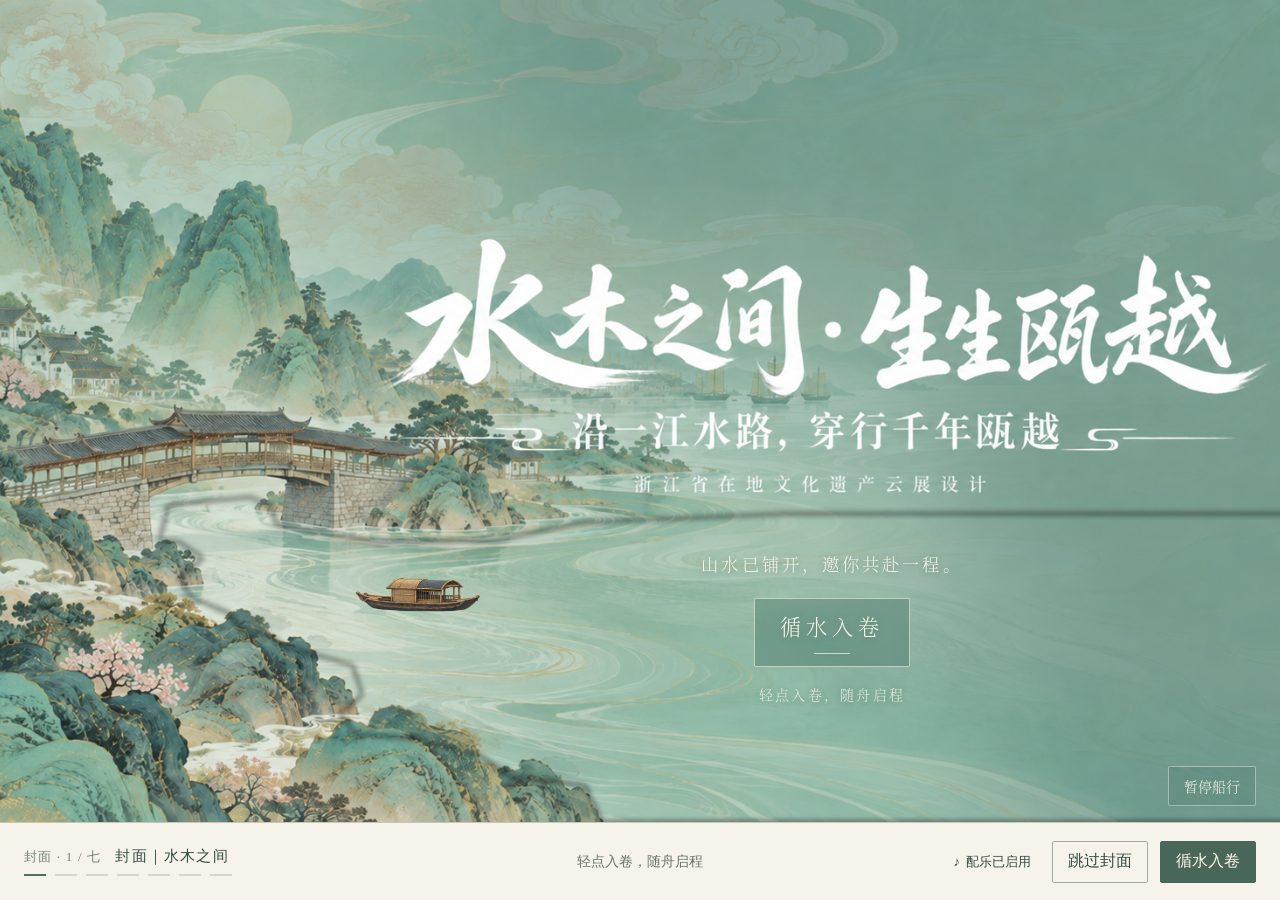
<file: index.html>
<!doctype html>
<html lang="zh-CN">
<head>
  <meta charset="utf-8"><meta name="viewport" content="width=device-width,initial-scale=1,viewport-fit=cover">
  <meta name="theme-color" content="#609b8f">
  <meta name="description" content="沿一江水路，穿行千年瓯越。从山海序章走入木活字造句体验。">
  <title>水木之间 · 生生瓯越</title>
  <link rel="stylesheet" href="shell.css?v=20261014-layout3">
<link rel="stylesheet" href="mobile-layout.css?v=20261018-mobile2"><script src="mobile-layout.js?v=20261018-mobile2" defer></script></head>
<body>
<iframe id="journeyFrame" title="瓯越行旅画卷" allow="autoplay; fullscreen" src="about:blank"></iframe>
<footer class="river-nav" aria-label="行旅导航"><div class="route-info"><span id="routeCount">封面 · 1 / 七</span><span id="routeTitle">封面｜水木之间</span><div id="routeDots" class="route-dots" role="progressbar" aria-label="行旅进度" aria-valuemin="1" aria-valuemax="7" aria-valuenow="1" aria-valuetext="封面｜水木之间"></div></div><p id="routeHint" class="route-hint" role="status">轻点入卷，随舟启程</p><div class="route-actions"><button id="soundToggle" type="button" aria-pressed="false">开启声音</button><button id="routePrevious" type="button" hidden>上一程</button><button id="routeSkip" type="button" hidden>跳过本篇</button><button id="routeNext" type="button">循水入卷</button></div></footer>
<script src="journey-audio.js?v=20261014-layout3"></script><script src="shell.js?v=20261014-layout3"></script>
</body></html>
</file>
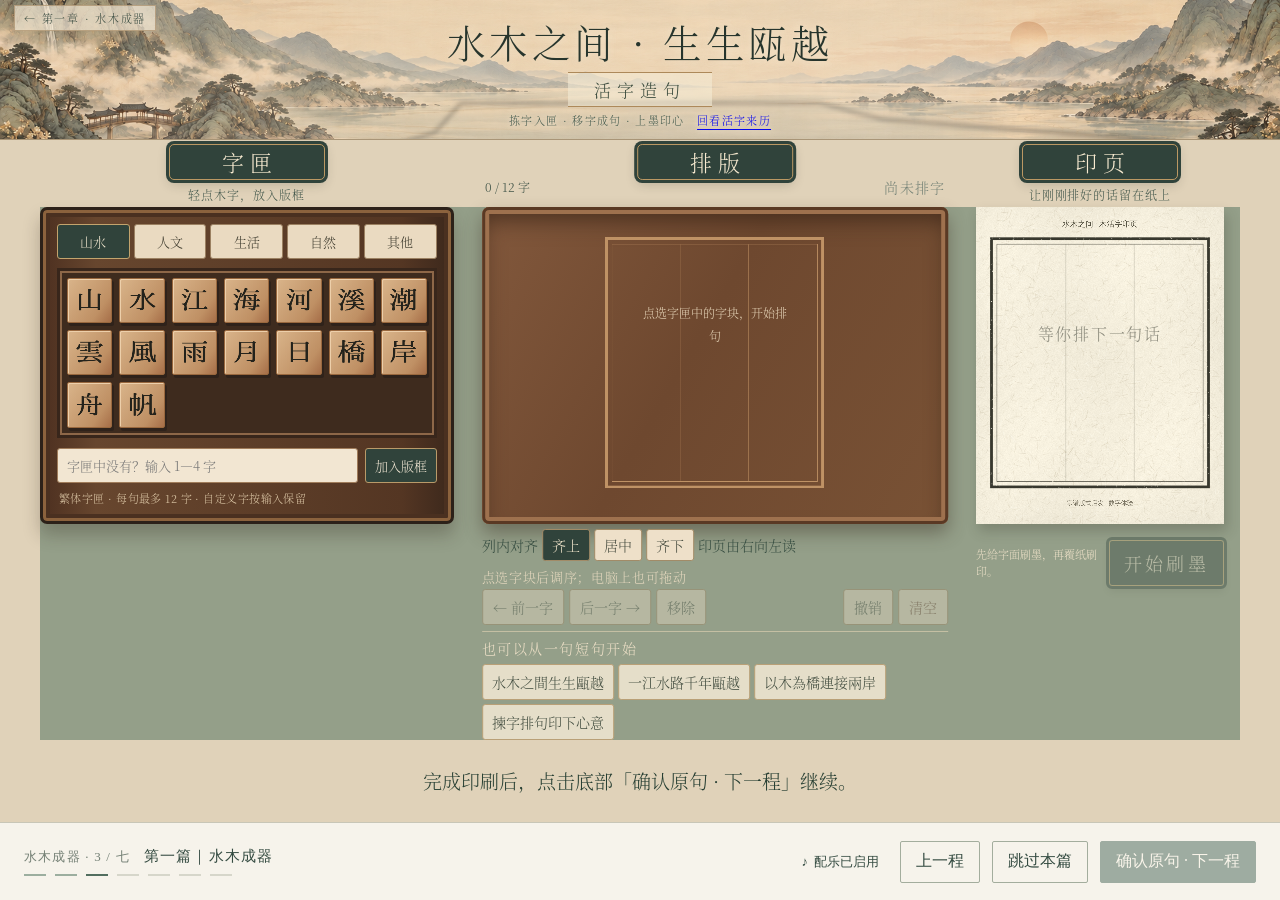
<file: woodtype/index.html>
<!doctype html>
<html lang="zh-CN">
<head>
  <meta charset="utf-8">
  <meta name="viewport" content="width=device-width, initial-scale=1">
  <meta name="theme-color" content="#d6c4a8">
  <meta name="description" content="水木之间·生生瓯越——木活字造句互动体验。拣字、排版、上墨，印下一句话。">
  <title>活字造句｜水木之间·生生瓯越</title>
  <link rel="icon" href="data:image/svg+xml,%3Csvg xmlns='http://www.w3.org/2000/svg' viewBox='0 0 64 64'%3E%3Crect width='64' height='64' rx='9' fill='%2337483e'/%3E%3Crect x='9' y='9' width='46' height='46' fill='none' stroke='%23c8a56c' stroke-width='2'/%3E%3Cpath d='M14 20h36M32 14v35M17 48l15-18 15 18' fill='none' stroke='%23f1e5d1' stroke-width='3'/%3E%3C/svg%3E">
  <link rel="preload" as="image" href="./assets/shanshui-banner.png" fetchpriority="high">
  <style>
@import url("./assets/shuimu-silk.css");
@import url("./assets/shuimu-oldsong.css");

    
    
    :root{--ink:#282a25;--pine:#30433b;--pine-soft:#53675d;--river:#778479;--river-pale:#aeb6a6;--silk:#e6d8c1;--silk-light:#f1e9da;--paper:#f7f0e3;--gold:#a67e4e;--wood:#815839;--wood-dark:#392719;--wood-mid:#67442d;--wood-light:#c39365;--line:#bda98c;--shadow:0 12px 28px rgba(49,38,23,.15)}
    *{box-sizing:border-box}html{scroll-behavior:smooth}body{margin:0;min-width:320px;background:#d8c9b0;color:var(--ink);font-family:"Shuimu Silk","Source Han Serif",serif;font-weight:300;font-synthesis:none}button,input{font:inherit;font-weight:300}button{cursor:pointer}button:disabled{opacity:.38;cursor:not-allowed}button:focus-visible,input:focus-visible{outline:3px solid #c59455;outline-offset:3px}strong,b,h1,h2,h3{font-weight:300}
    .page{min-height:100vh;background:linear-gradient(#d8c5a7 0,#ddd0bb 36%,#c8c9b7 100%)}
    .hero{position:relative;min-height:236px;background:#d8c5a8 url("assets/shanshui-banner.png") center 55%/cover no-repeat;border-bottom:1px solid #a99577;overflow:hidden}
    .hero:after{content:"";position:absolute;inset:0;background:linear-gradient(90deg,rgba(239,223,192,.06),rgba(243,230,207,.36) 31%,rgba(245,233,214,.39) 69%,rgba(231,213,180,.04));pointer-events:none}
    .hero-inner{position:relative;z-index:1;max-width:1640px;margin:auto;min-height:236px;padding:19px 31px 20px;display:flex;flex-direction:column;align-items:center;justify-content:center;text-align:center}
    .hero-top{position:absolute;top:17px;left:31px;color:#394b40;font-size:12px;letter-spacing:.16em;background:rgba(244,233,212,.7);border:1px solid rgba(161,131,92,.62);padding:6px 11px}
    .hero h1{font-size:clamp(30px,3.55vw,57px);line-height:1.1;letter-spacing:.12em;margin:2px 0 14px;color:#27352d;text-shadow:0 1px 9px rgba(245,235,215,.85)}
    .hero-subtitle{border-top:1px solid #ad895a;border-bottom:1px solid #ad895a;padding:5px 28px;color:#3c4c3e;font-size:19px;letter-spacing:.36em;background:rgba(244,235,215,.56)}
    .hero-copy{font-size:13px;line-height:1.6;letter-spacing:.12em;color:#445a4d;margin:13px 0 0;text-shadow:0 1px 5px #f3e8d5}
    .bench{position:relative;max-width:1660px;margin:-9px auto 0;padding:0 20px 23px;display:grid;grid-template-columns:minmax(300px,.92fr) minmax(400px,1.18fr) minmax(300px,.96fr);gap:18px;align-items:stretch}
    .bench:before{content:"";position:absolute;inset:83px 0 0;background:linear-gradient(180deg,rgba(111,124,108,.58),rgba(122,133,115,.82));box-shadow:inset 0 8px 22px rgba(55,70,58,.12);pointer-events:none}
    .station{position:relative;min-width:0;display:flex;flex-direction:column;padding-top:3px}.station-head{height:49px;display:flex;align-items:center;justify-content:center}.plaque{margin:0;min-width:156px;display:inline-block;text-align:center;padding:6px 24px 8px;border-radius:5px;background:var(--pine);color:#f7ead0;border:1px solid #bb9863;box-shadow:0 0 0 3px var(--pine),0 4px 12px rgba(43,43,30,.22);font-size:23px;line-height:1;letter-spacing:.28em;text-indent:.28em}
    .station-note{height:37px;display:flex;align-items:center;justify-content:center;margin:0;color:#42574b;font-size:12px;letter-spacing:.08em;text-align:center}
    .case{flex:1;min-height:505px;padding:17px;background:linear-gradient(90deg,#4d3020,#67462e 13%,#543623 88%,#3c281c);border:3px solid #2c2119;box-shadow:inset 0 0 0 3px #8b623d,inset 0 0 0 7px #4a3020,0 11px 17px rgba(43,35,21,.27);border-radius:7px}
    .category-tabs{display:grid;grid-template-columns:repeat(5,minmax(0,1fr));gap:5px;margin-bottom:13px}.category-tabs button{padding:8px 2px;border:1px solid #9b8061;color:#3d3a2d;background:#eadac1;border-radius:3px;white-space:nowrap;font-size:13px}.category-tabs button[aria-selected="true"]{background:var(--pine);color:#f5ead3;border-color:#c3a46d}.category-tabs button:hover:not([aria-selected="true"]){background:#f4e7d1}
    .type-tray{min-height:380px;padding:8px;background:#3e2b1e;border:3px solid #38261b;box-shadow:inset 0 0 0 2px #8d6748;display:grid;grid-template-columns:repeat(5,minmax(0,1fr));grid-auto-rows:minmax(57px,1fr);gap:8px;align-content:start}.type-block{min-width:0;display:grid;place-items:center;border:1px solid #99683e;background:linear-gradient(125deg,#d9b48a,#bf9064 73%,#a66e48);box-shadow:inset 1px 1px #edcfaa,2px 3px 0 #2f221a;color:#25231c;font-size:29px;line-height:1;border-radius:2px;transition:transform .14s,filter .14s}.type-block:hover{transform:translateY(-3px);filter:brightness(1.07)}.type-block:active{transform:translateY(1px)}
    .custom-form{display:flex;gap:7px;margin-top:14px}.custom-form input{min-width:0;flex:1;padding:10px 11px;color:#292a23;background:#f2e6d2;border:1px solid #a07c5a;border-radius:3px;font-size:13px}.custom-form button{white-space:nowrap;padding:8px 12px;border:1px solid #b99a69;border-radius:3px;background:var(--pine);color:#f5ead7;font-size:13px}.custom-form button:hover{background:#3e594b}
    .case-foot{margin:10px 2px 0;color:#ddc8a7;font-size:11px;line-height:1.5;letter-spacing:.04em}
    .composition-shell{flex:1;display:flex;flex-direction:column;min-height:505px}.compose-current{height:36px;display:flex;align-items:center;justify-content:space-between;gap:10px;color:#3e5246;font-size:12px;padding:0 3px}.compose-current strong{font-size:14px;letter-spacing:.08em;white-space:nowrap;overflow:hidden;text-overflow:ellipsis;max-width:75%;color:#2e3c32}.compose-current strong.empty{color:#738075}
    .bed{flex:1;min-height:320px;border:13px solid #5a3924;border-radius:7px;background:linear-gradient(120deg,#82583c,#6e482f 45%,#795235);box-shadow:inset 0 0 0 3px #9e714e,inset 0 13px 22px #2f1d13a3,0 9px 18px #3e332573;padding:22px;display:grid;grid-template-columns:repeat(6,minmax(0,1fr));grid-auto-rows:72px;align-content:center;gap:9px}.bed:empty:after{content:"点选字匣中的字块，开始排句";grid-column:1/-1;align-self:center;text-align:center;color:#e5d3b7;font-size:16px;letter-spacing:.15em;text-shadow:0 1px 2px #38261d}.placed{position:relative;display:grid;place-items:center;border:1px solid #7e5131;border-radius:3px;background:linear-gradient(130deg,#deb78d,#bb895e 74%,#a87348);box-shadow:inset 1px 1px #efd4ac,2px 3px 0 #412b1d;color:#24231c;font-size:32px}.placed span{transform:scaleX(-1)}.placed[aria-pressed="true"]{outline:2px solid #efd7a9;outline-offset:2px;box-shadow:0 0 0 4px #355447,2px 3px 0 #412b1d}.placed.drag-over{outline:3px dashed #f5dfb9}.placed:hover{filter:brightness(1.06)}
    .compose-help{display:flex;justify-content:space-between;gap:8px;min-height:32px;align-items:center;color:#e6d9bf;font-size:11px;letter-spacing:.05em}.compose-help span:last-child{white-space:nowrap;color:#f0d3a3}
    .controls{display:flex;gap:7px;flex-wrap:wrap;margin-bottom:11px}.controls button{background:#eee0c9;border:1px solid #9f825e;color:#3f4539;padding:8px 11px;border-radius:3px;font-size:13px;min-height:38px}.controls button:hover:not(:disabled){background:#f9ecd5}.controls .spacer{flex:1}.controls .danger{color:#714632}
    .presets{margin-top:auto;padding:10px 0 0;border-top:1px solid rgba(237,219,184,.55)}.presets-label{font-size:11px;color:#f0e2c9;margin:0 0 7px;letter-spacing:.11em}.preset-list{display:flex;flex-wrap:wrap;gap:6px}.preset-list button{background:rgba(241,231,210,.88);border:1px solid #b9a077;border-radius:3px;padding:7px 9px;color:#3f4a3d;font-size:11px}.preset-list button:hover{background:#fff1da}
    .print-shell{flex:1;min-height:505px;display:flex;flex-direction:column}.paper{position:relative;flex:1;min-height:367px;padding:25px 22px;background:var(--paper);border:1px solid #d4c3a7;box-shadow:3px 7px 12px rgba(45,42,30,.23);overflow:hidden}.paper:before{content:"";position:absolute;inset:11px;border:1px solid #d9c9aa;pointer-events:none}.paper-top{text-align:center;font-size:12px;letter-spacing:.25em;color:#617067;position:relative}.paper-window{position:relative;border:1px solid #635c4d;min-height:192px;margin:29px 10px 0;display:grid;place-items:center;padding:21px;background:linear-gradient(transparent 98%,#d7c9b0 100%) 0 0/100% 34px}.paper-window:before{content:"";position:absolute;inset:6px;border:1px solid #c3b49c;pointer-events:none}.paper-text{position:relative;text-align:center;color:#8b8a7c;font-size:clamp(24px,2.15vw,37px);letter-spacing:.11em;line-height:1.6;word-break:break-all}.paper:not(.printed) .paper-text.has-phrase{opacity:.5}.paper.printed .paper-text{color:#252d27;animation:imprint .5s ease both}.paper-bottom{position:relative;display:flex;align-items:center;justify-content:center;gap:11px;margin-top:30px;color:#8b8b79;font-size:11px;letter-spacing:.16em}.paper-bottom:before,.paper-bottom:after{content:"";width:42px;height:1px;background:#b9a887}.paper-waves{position:absolute;bottom:10px;left:14%;width:72%;height:46px;opacity:.42;background:repeating-radial-gradient(ellipse at 50% 100%,transparent 0 15px,#8eaa9a 16px 17px,transparent 18px 33px);mask-image:linear-gradient(transparent,#000)}
    .print-actions{display:flex;align-items:center;justify-content:space-between;gap:9px;min-height:77px}.print-hint{color:#ede1c8;font-size:11px;line-height:1.5;max-width:145px}.print-btn{border:1px solid #c6a56c;outline:3px solid var(--pine);outline-offset:0;background:var(--pine);color:#f8edd9;border-radius:3px;padding:12px 17px;white-space:nowrap;font-size:19px;letter-spacing:.17em;box-shadow:0 5px 9px rgba(43,48,35,.26)}.print-btn:hover:not(:disabled){background:#466052}.download-btn{width:100%;padding:9px;border:1px solid #d8c397;background:#ede2ca;color:#2c4539;border-radius:3px;font-size:13px}.download-btn:hover{background:#f6ebd4}.download-btn[hidden]{display:none}
    .footer{max-width:1660px;margin:auto;padding:13px 22px 24px;display:flex;justify-content:space-between;gap:10px;color:#48594a;font-size:11px;letter-spacing:.07em}.visually-hidden{position:absolute!important;width:1px;height:1px;overflow:hidden;clip:rect(0,0,0,0);white-space:nowrap}

    .impression-preview{width:100%;height:auto;display:block;position:relative;mix-blend-mode:multiply}
    .impression-preview[hidden]{display:none}
    .paper.printed .paper-text{display:none}
    .paper.printed .impression-preview{animation:ink-transfer .8s ease both}
    .placed.inked span{color:#101b14;text-shadow:0 0 1px #17261d}
    .ink-adjust-btn{border:0;background:transparent;color:#efe0c2;text-decoration:underline;text-underline-offset:4px;padding:7px 0 13px;font-size:12px}
    .ink-adjust-btn[hidden]{display:none}
    .ink-dialog{width:min(900px,calc(100% - 28px));max-height:92dvh;overflow:auto;border:1px solid #a2865c;border-radius:7px;padding:25px;background:#ece0ca;color:#344638;box-shadow:0 25px 100px #1b201ba6}
    .ink-dialog::backdrop{background:rgba(29,36,30,.62);backdrop-filter:blur(4px)}
    .ink-dialog-head{display:flex;justify-content:space-between;gap:20px;align-items:start}
    .ink-dialog h2{margin:7px 0 10px;font-size:29px;letter-spacing:.16em}
    .ink-dialog .eyebrow{margin:0;color:#7c725d;font-size:12px;letter-spacing:.13em}
    .ink-close{border:1px solid #b09a79;border-radius:3px;background:transparent;color:#4e5647;padding:7px 10px}
    .ink-dialog-copy{margin:0 0 16px;line-height:1.7;font-size:14px;color:#67705e}
    #inkCanvas{display:block;width:100%;height:auto;border-radius:4px;touch-action:none;cursor:grab;box-shadow:0 5px 13px #52422b38}
    #inkCanvas:active{cursor:grabbing}
    .ink-meter{display:flex;gap:14px;align-items:center;margin:17px 0;color:#54624f;font-size:13px}
    .ink-meter progress{flex:1;width:100%;height:7px;accent-color:#344c3d}
    .ink-meter span{min-width:78px;white-space:nowrap}
    .ink-dialog-actions{display:flex;gap:9px;align-items:center;flex-wrap:wrap}
    .ink-dialog-actions button{border:1px solid #aa906b;border-radius:3px;padding:10px 15px;color:#455342;background:#f2e8d5}
    .ink-dialog-actions .ink-finish{margin-left:auto;background:#344b3d;color:#f3e8d1;border-color:#344b3d}
    .ink-dialog-actions button:disabled{opacity:.4}
    .ink-dialog-tip{margin:14px 0 0;font-size:11px;color:#7e816e;line-height:1.7}
    @keyframes ink-transfer{from{opacity:.2;transform:translateY(3px)}to{opacity:1;transform:none}}
    @media(max-width:600px){.ink-dialog{padding:17px}.ink-dialog h2{font-size:25px}.ink-dialog-actions button{padding:9px 10px;font-size:13px}.ink-dialog-copy{font-size:12px}.ink-dialog-actions .ink-finish{margin-left:0}.ink-dialog-tip{font-size:10px}}

    @keyframes imprint{from{opacity:.18;filter:blur(3px);transform:scale(1.03)}to{opacity:1;filter:none;transform:none}}
    @media(max-width:1180px){.bench{grid-template-columns:minmax(290px,.85fr) minmax(360px,1.15fr)}.print-station{grid-column:1/-1}.print-shell{min-height:auto;display:grid;grid-template-columns:minmax(0,1fr) 220px;gap:15px;align-items:center}.paper{min-height:250px}.print-actions{display:block}.print-hint{max-width:none;margin:0 0 15px}.print-btn,.download-btn{width:100%}.download-btn{grid-column:2}.paper-window{min-height:130px;margin-top:15px}.paper-bottom{margin-top:12px}}
    @media(max-width:780px){.hero{min-height:205px;background-position:center 58%}.hero-inner{min-height:205px;padding:25px 14px 15px}.hero-top{top:10px;left:12px;font-size:10px}.hero h1{font-size:30px;margin:14px 0 10px}.hero-subtitle{font-size:16px}.hero-copy{font-size:11px}.bench{grid-template-columns:1fr;gap:13px;padding:0 13px 15px;margin-top:0}.bench:before{inset:53px 0 0}.station-head{height:48px}.station-note{height:28px}.case,.composition-shell,.print-shell{min-height:auto}.case{padding:13px}.type-tray{min-height:250px;grid-auto-rows:53px}.type-block{font-size:25px}.bed{min-height:230px;grid-auto-rows:61px}.placed{font-size:27px}.compose-help{font-size:10px}.print-shell{display:block}.paper{min-height:295px}.paper-window{min-height:140px}.print-actions{display:flex}.print-hint{margin:0;max-width:170px}.print-btn{width:auto}.download-btn{margin-bottom:3px}}
    @media(max-width:420px){.hero h1{font-size:26px}.hero-copy{max-width:330px}.category-tabs button{font-size:11px;padding:7px 0}.type-tray{gap:6px;padding:6px;grid-auto-rows:48px}.type-block{font-size:23px}.bed{padding:15px;gap:6px;border-width:10px;grid-auto-rows:55px}.placed{font-size:25px}.controls button{padding:7px 8px;font-size:12px}.paper{padding:20px 12px}.paper-window{margin-left:4px;margin-right:4px}.print-btn{font-size:16px;padding:11px 10px}.compose-help span:last-child{display:none}}
    @media(prefers-reduced-motion:reduce){*,*:before,*:after{animation-duration:.01ms!important;transition-duration:.01ms!important;scroll-behavior:auto!important}}

    /* Shared plate geometry is overridden below for the portrait print. */
    .bed{display:flex;align-items:center;justify-content:center;padding:12px}
    .plate-surface{position:relative;width:100%;aspect-ratio:1000/380;container-type:inline-size}
    .plate-surface:empty:after{content:"点选字匣中的字块，开始排句";position:absolute;inset:0;display:grid;place-items:center;color:#e5d3b7;font-size:14px}
    .plate-surface .placed{position:absolute;font-size:8cqw;padding:0;line-height:1}
    .plate-surface .placed span{transform:translateY(-.4cqw) scaleX(-1)}
    .type-block,.placed{font-family:"Shuimu Old Song",serif;font-weight:400}
    .type-block canvas{display:block;width:90%;height:90%;object-fit:contain;pointer-events:none}
    .placed canvas{display:block;width:100%;height:100%;pointer-events:none}
    .paper-text[hidden]{display:none}
    .alignment-controls{display:flex;align-items:center;gap:6px;flex-wrap:wrap;padding:8px 0;color:#344b3f;font-size:12px}
    .alignment-controls button{padding:5px 9px;border:1px solid #a28b67;border-radius:3px;background:#eee0c9;color:#3f4539}
    .alignment-controls button[aria-pressed="true"]{background:#30433b;color:#f7ead0}
    .impression-preview.draft{opacity:.3}
    .paper-window{padding:0}
    /* Portrait plate and impression share one geometry; only the complete plate is mirrored. */
    .plate-surface{aspect-ratio:640/820;max-width:440px;background:linear-gradient(90deg,transparent 36.15%,#bd946a80 36.15% 36.35%,transparent 36.35% 63.65%,#bd946a80 63.65% 63.85%,transparent 63.85%) center/100% 75% no-repeat}
    .bed{min-height:0;align-items:flex-start;padding:10px}
    .bed:empty:after{content:none}
    .plate-surface:before{content:"";position:absolute;inset:10% 6.25% 11.7%;border:4px solid #bb8d5c;box-shadow:inset 0 0 0 5px #65452e,inset 0 0 0 6px #bd946a;pointer-events:none}
    .plate-surface:empty:after{padding:70px;font-size:15px;line-height:1.9;text-align:center}
    .paper{padding:0;min-height:0;flex:none;max-width:440px;width:100%;margin:auto;background:#f6f0de}
    .paper:before,.paper-waves,.paper-top{display:none}
    .paper-window{border:0;margin:0;padding:0;min-height:0;background:none;aspect-ratio:640/820;display:block}
    .paper-window:before{display:none}
    .paper-text{position:absolute;top:35%;left:20%;width:60%;font-size:16px;line-height:2;text-align:center;z-index:1}
    .paper-bottom{margin:0;padding:13px 8px;border-top:1px solid #d8cbb0;font-size:10px;letter-spacing:.06em;background:#ece2cc}
    .paper-bottom:before,.paper-bottom:after{display:none}
    .impression-preview,.impression-preview.draft{opacity:1;mix-blend-mode:normal}
    .print-shell{display:flex;flex-direction:column;align-items:stretch;min-height:0;gap:0}
    .print-actions{display:flex;min-height:77px}
    .print-btn{width:auto}.download-btn{grid-column:auto}
    .ink-dialog{width:min(600px,calc(100% - 24px));padding:20px}
    #inkCanvas{width:auto;max-width:100%;max-height:54dvh;aspect-ratio:640/820;margin:0 auto}
    .ink-dialog h2{font-size:25px;margin-top:5px}
    .ink-dialog-copy{font-size:13px;margin-bottom:12px}
    .ink-meter{margin:12px 0}
    .ink-dialog-tip{margin-top:9px}
    @media(max-width:1180px) and (min-width:781px){.print-shell{max-width:480px;margin:auto;width:100%}}
    @media(max-width:780px){.bed{flex:none}.composition-shell{max-width:480px;width:100%;margin:auto}.print-shell{max-width:440px;width:100%;margin:auto}.ink-dialog{padding:14px}#inkCanvas{max-height:49dvh}.ink-dialog h2{font-size:22px}.ink-dialog-copy{font-size:12px}.ink-dialog-tip{font-size:10px}.print-btn{width:auto}.paper{padding:0}}
    @media(max-height:600px){.ink-dialog{padding:12px}.ink-dialog h2{font-size:20px;letter-spacing:.06em}.ink-close{white-space:nowrap;font-size:12px;padding:7px}.ink-dialog-copy{font-size:11px;margin-bottom:9px}#inkCanvas{max-height:calc(100dvh - 260px)}.ink-dialog-tip{display:none}.ink-meter{margin:10px 0}.ink-dialog-actions button{padding:8px 10px;font-size:12px}}
    /* Compact three-station desk; narrow screens show one working step at a time. */
    .hero,.hero-inner{min-height:0}.hero-inner{padding:22px 14px 8px}
    .hero-top{top:5px;left:14px;font-size:10px;padding:2px 7px}
    .hero h1{font-size:24px;margin:0 0 4px;line-height:1.15}
    .hero-subtitle{font-size:15px;padding:3px 22px}.hero-copy{font-size:10px;margin:4px 0 0;line-height:1.4}
    .bench{margin:0;padding:0 14px 6px;gap:14px;align-items:start}
    .bench:before{inset:45px 0 0}.station-head{height:31px}.plaque{font-size:19px;padding:5px 18px;min-width:125px}
    .station-note{height:22px;font-size:11px}.case{min-height:0;padding:12px}
    .category-tabs{gap:4px;margin-bottom:9px}.category-tabs button{padding:6px 1px;font-size:12px}
    .type-tray{min-height:0;grid-auto-rows:clamp(34px,6.2vh,55px);gap:6px;padding:6px}
    .custom-form{margin-top:10px}.custom-form input{padding:7px 9px;font-size:12px}.custom-form button{padding:6px 9px;font-size:12px}
    .case-foot{margin-top:7px;font-size:10px}.composition-shell{flex:none;min-height:0}
    .compose-current{height:24px;font-size:11px}.compose-current strong{font-size:12px}
    .bed{flex:none;border-width:7px;padding:4px;align-items:center}
    .plate-surface{width:min(100%,320px,calc((100dvh - 465px)*.780488));min-width:130px}
    .alignment-controls{padding:5px 0;font-size:11px;gap:4px}.alignment-controls button{padding:4px 7px;font-size:11px}
    .compose-help{min-height:18px;font-size:10px}.compose-help span:last-child{display:none}
    .controls{gap:5px;margin-bottom:6px}.controls button{min-height:30px;padding:5px 7px;font-size:11px}
    .presets{padding-top:6px}.presets-label{font-size:10px;margin-bottom:4px}.preset-list{gap:4px}.preset-list button{font-size:10px;padding:5px 6px}
    .paper{width:min(100%,400px,calc((100dvh - 375px)*.780488))}.paper-bottom{padding:7px;font-size:10px}
    .print-actions{min-height:50px;gap:8px}.print-hint{font-size:10px;margin:0;max-width:160px}
    .print-btn{font-size:16px;padding:8px 12px}.ink-adjust-btn{font-size:11px;padding:4px 0 8px}.download-btn{font-size:12px;padding:6px}
    .footer{padding:6px 14px;font-size:10px}.page>section[aria-label="继续瓯越行旅"]{padding:5px 14px!important}
    #journeySaveHint{font-size:11px!important;line-height:1.5;margin:0}
    .workbench-tabs,.mobile-stage-controls{display:none}
    @media(min-width:901px){.bench{grid-template-columns:minmax(0,.94fr) minmax(0,1.08fr) minmax(0,.98fr)}.print-station{grid-column:auto}.print-shell{max-width:none}}
    @media(max-width:900px){
      .workbench-tabs{display:flex;gap:6px;padding:6px 12px;justify-content:center;background:#e8dbc4;border-bottom:1px solid #beab8e}
      .workbench-tabs button{flex:1;max-width:150px;min-height:30px;font-size:12px;padding:5px;border:1px solid #a48b68;background:#f4e9d5;color:#435245;border-radius:3px}
      .workbench-tabs button[aria-selected="true"]{background:#30483b;color:#f6edd8}
      .bench{display:block;padding:6px 12px}.bench:before{inset:0}.bench>.station{display:none}.bench>.station.is-active{display:flex}
      .station-head,.station-note{display:none}.case{max-width:480px;margin:auto;width:100%;padding:10px}
      .type-tray{grid-auto-rows:clamp(30px,calc((100dvh - 340px)/4),52px)}
      .composition-shell{max-width:480px;margin:auto;width:100%}.plate-surface{width:min(100%,340px,calc((100dvh - 340px)*.780488));min-width:140px}
      .compose-help{display:none}.preset-list{flex-wrap:nowrap;overflow-x:auto;padding-bottom:3px}.preset-list button{flex:none}.presets-label{display:none}
      .print-shell{max-width:440px;margin:auto;width:100%}.paper{width:min(100%,400px,calc((100dvh - 315px)*.780488))}
      .print-actions{min-height:44px}.print-btn{font-size:15px;padding:8px 12px}.paper-bottom{padding:5px}.print-hint{font-size:10px;max-width:60%}
      .mobile-stage-controls{display:flex;justify-content:space-between;align-items:center;gap:12px;padding:6px 12px;background:#d7d1bb}
      .mobile-stage-controls button{min-height:32px;padding:5px 12px;font-size:12px;background:#30483b;color:#f6edd8;border:1px solid #30483b;border-radius:3px}
      .mobile-stage-controls button[hidden]{display:none}.mobile-stage-controls .stage-back{background:transparent;color:#435245;border-color:#9b9a82}
      #stageNext{margin-left:auto}body[data-work-stage="1"] .mobile-stage-controls,body[data-work-stage="2"] .mobile-stage-controls{display:none}
      .page>section[aria-label="继续瓯越行旅"],.footer{display:none}
    }
    @media(max-width:900px) and (max-height:620px){.hero-inner{padding-top:19px;padding-bottom:6px}.hero h1{font-size:18px;margin-bottom:3px}.hero-subtitle{font-size:12px;padding:2px 16px}.hero-copy{display:none}.workbench-tabs{padding:4px 12px}.category-tabs button{padding:4px 1px}.custom-form{margin-top:7px}.custom-form input{padding:5px 7px;font-size:11px}.custom-form button{font-size:11px;padding:5px 7px}.case-foot{margin-top:5px}.case{padding:8px}.type-block{font-size:23px}.alignment-controls{padding:4px 0}.presets{padding-top:4px}}
    /* Both sheets have exactly the same displayed scale, not just the same native coordinates. */
    .bench{--sheet-width:min(320px,calc((100dvh - 430px)*.780488),calc((100vw - 140px)/3))}
    .plate-surface,.paper{width:var(--sheet-width);max-width:100%;min-width:0}
    .paper,.plate-surface .placed{border:0}
    @media(min-width:901px){.print-shell{padding-top:35px}}
    @media(min-width:901px) and (max-width:1180px){.bench{--sheet-width:min(320px,calc((100dvh - 450px)*.780488),calc((100vw - 140px)/3))}}
    .plate-surface{background:none}.plate-surface:before{display:none}
    .plate-frame{position:absolute;inset:0;width:100%;height:100%;pointer-events:none}
    .plate-placeholder{position:absolute;inset:30% 20%;color:#e5d3b7;font-size:12px;line-height:1.9;text-align:center;pointer-events:none}
    @media(max-width:900px){.bench{--sheet-width:min(340px,max(140px,calc((100dvh - 340px)*.780488)),calc(100vw - 52px))}.plate-surface,.paper{width:var(--sheet-width);min-width:0}}
    /* Restore the generous desk proportions; do not flatten square type faces to fit a row. */
    .page{--desk-hero-height:clamp(100px,17dvh,185px)}
    .hero{height:var(--desk-hero-height)}.hero-inner{height:100%;padding:18px 16px 8px}
    .hero-top{font-size:11px;padding:4px 9px}.hero h1{font-size:clamp(26px,min(3vw,5dvh),58px);margin:0 0 8px}
    .hero-subtitle{font-size:17px;padding:4px 26px}.hero-copy{font-size:11px;margin-top:6px}
    .bench{width:100%;max-width:none;margin:0 auto;padding:0 20px 6px;gap:20px;--sheet-width:min(450px,calc((100dvh - var(--desk-hero-height) - 335px)*.780488),calc((100vw - 160px)/3))}
    .station-head{height:39px}.plaque{font-size:22px;min-width:156px;padding:6px 22px}.station-note{height:25px;font-size:12px}
    .case{padding:14px}.category-tabs button{font-size:13px;padding:7px 1px}
    .type-tray{grid-auto-rows:auto;gap:7px;padding:7px;align-content:start}
    .type-block{aspect-ratio:1;width:100%;height:auto;min-height:0;padding:0;align-self:start}
    .type-block canvas{width:90%;height:90%;aspect-ratio:1}
    .custom-form input,.custom-form button{font-size:13px}.case-foot{font-size:11px}
    .compose-current{font-size:12px}.compose-current strong{font-size:14px}
    .alignment-controls{font-size:12px}.alignment-controls button{font-size:12px}
    .controls button{font-size:12px;min-height:34px;padding:6px 8px}.compose-help{font-size:11px}
    .preset-list button{font-size:11px;padding:6px 7px}.presets-label{font-size:11px}
    .print-btn{font-size:18px;padding:9px 14px}.print-hint{font-size:11px}.download-btn{font-size:13px}
    @media(min-width:901px){.bench{grid-template-columns:minmax(0,.94fr) minmax(0,1.06fr) minmax(0,1fr)}}
    @media(min-width:901px) and (max-width:1180px){.bench{--sheet-width:min(450px,calc((100dvh - var(--desk-hero-height) - 365px)*.780488),calc((100vw - 160px)/3))}}
    @media(max-width:900px){
      .hero{height:auto}.hero-inner{height:auto;padding:22px 14px 8px}.hero h1{font-size:24px;margin-bottom:4px}.hero-subtitle{font-size:15px;padding:3px 22px}.hero-copy{font-size:10px;margin-top:4px}
      .hero-top{font-size:10px;padding:2px 7px}.bench{padding:6px 12px;--sheet-width:min(340px,max(140px,calc((100dvh - 340px)*.780488)),calc(100vw - 52px))}
      .station-head,.station-note{display:none}.case{padding:10px}.category-tabs button{font-size:12px;padding:6px 1px}
      .type-tray{grid-auto-rows:auto;gap:6px;padding:6px}.custom-form input,.custom-form button{font-size:12px}.case-foot{font-size:10px}
      .controls button{font-size:11px;min-height:30px;padding:5px 7px}.preset-list button{font-size:10px;padding:5px 6px}
      .alignment-controls,.alignment-controls button{font-size:11px}.compose-current strong{font-size:12px}.print-btn{font-size:15px;padding:8px 12px}.print-hint{font-size:10px}.download-btn{font-size:12px}
    }
    @media(max-width:900px) and (max-height:620px){.hero-inner{padding:19px 14px 6px}.hero h1{font-size:18px;margin-bottom:3px}.hero-subtitle{font-size:12px;padding:2px 16px}.hero-copy{display:none}.case{padding:8px}.category-tabs button{padding:4px 1px;font-size:11px}.type-tray{gap:5px;padding:5px}.custom-form input,.custom-form button{font-size:11px}.case-foot{font-size:9px}}
    @media(max-width:360px){.type-tray{grid-template-columns:repeat(6,minmax(0,1fr));gap:5px}.type-block{aspect-ratio:1}}
    /* Equal outer panels, square type faces and a single continuation instruction. */
    .page{--desk-surround:#e0d2b9;background:var(--desk-surround);min-height:100dvh}
    .bench:before{display:block;inset:67px 40px 0;background:#949f89;box-shadow:none}
    .continue-note,#journeySaveHint{font-size:17px!important;line-height:1.65;margin:12px 0 10px;text-align:center;color:#263e32;padding:0 5px;background:none}
    .alignment-controls,.alignment-controls button{font-size:14px}.alignment-controls button{padding:5px 9px}
    .compose-help{font-size:13px;line-height:1.6;min-height:23px}.controls button{font-size:14px;padding:7px 10px;min-height:36px}
    .presets-label{font-size:14px;margin-bottom:6px}.preset-list button{font-size:14px;padding:7px 9px}
    .print-shell{padding-top:0}
    .paper-bottom{display:none}
    @media(min-width:901px){
      .bench{width:100%;max-width:none;padding:0 40px;grid-template-columns:minmax(0,.887fr) minmax(0,1fr) minmax(0,.601fr);justify-content:stretch}
      .bench>.station:nth-child(2){transform:translateX(var(--compose-offset,0px))}
      .case,.bed,.paper{height:var(--panel-height,auto);min-height:0}
      .case{display:flex;flex-direction:column;flex:none}.category-tabs,.custom-form,.case-foot{flex:none}.type-tray{flex:1;min-height:0}
      .compose-current{height:0;position:relative;top:-20px}
      .bench>.station:nth-child(2)>.station-note{visibility:hidden}
      .bed{border:0;padding:0;box-shadow:inset 0 0 0 3px #5a3924,inset 0 0 0 7px #9e714e,inset 0 13px 22px #2f1d13a3,0 9px 18px #3e332573}
      .paper{display:flex;flex-direction:column;align-items:center;justify-content:center}
      .paper-window{width:100%;flex:none}
      .print-actions{width:var(--sheet-width);max-width:100%;align-self:center;margin-top:14px}
      .print-hint{flex:1;min-width:0}
      .plate-surface{height:100%;width:var(--sheet-width)}
    }
    @media(min-width:901px) and (max-height:800px){.type-tray{grid-template-columns:repeat(6,minmax(0,1fr))}.preset-list{flex-wrap:nowrap;overflow-x:auto}.preset-list button{flex:none}.controls button{font-size:13px}.continue-note,#journeySaveHint{font-size:16px!important}}
    @media(max-width:900px){
      .bench:before{inset:0 10px}
      .bench{--sheet-width:min(340px,max(140px,calc((100dvh - 348px)*.780488)),calc(100vw - 52px))}
      .case,.bed,.paper{height:auto}.plate-surface{height:auto}.compose-current{height:24px;top:0}
      .continue-note,#journeySaveHint{font-size:15px!important;line-height:1.55;margin:9px 0}
      .alignment-controls,.alignment-controls button{font-size:13px}.compose-help{font-size:12px}.controls button{font-size:13px;padding:6px 8px}
      .presets-label,.preset-list button{font-size:13px}.print-shell{padding-top:0}
    }
    @media(max-width:360px) and (max-height:620px){
      .bench{--sheet-width:min(340px,max(132px,calc((100dvh - 348px)*.780488)),calc(100vw - 52px))}
      .alignment-controls{padding:2px 0}.alignment-controls #alignmentHint{display:none}
      .controls button{padding:5px;min-height:30px}.controls .spacer{display:none}
    }
    .page{display:flex;flex-direction:column}
    .bench{flex:none}
    .continuation-band{flex:1;display:flex;align-items:center;justify-content:center;min-height:72px;padding:12px 24px;background:var(--desk-surround)}
    .continuation-band .continue-note{margin:0;font-size:19px!important;line-height:1.6}
    @media(max-width:900px){.continuation-band{min-height:58px;padding:10px 14px}.continuation-band .continue-note{font-size:16px!important}}
  </style>
<script src="../water-motion.js?v=20261018-water1"></script><link rel="stylesheet" href="../mobile-layout.css?v=20261018-mobile2"><script src="../mobile-layout.js?v=20261018-mobile2" defer></script></head>
<body>
  <link rel="stylesheet" href="../journey-shared.css"><script src="../journey-bridge.js"></script>
  <div class="page">
    <header class="hero">
      <div class="hero-inner">
        <a class="hero-top" href="./start.html" style="text-decoration:none" aria-label="返回水木成器山水入口">← 第一章 · 水木成器</a>
        <h1>水木之间 · 生生瓯越</h1>
        <div class="hero-subtitle">活字造句</div>
        <p class="hero-copy">拣字入匣 · 移字成句 · 上墨印心　<a href="./intro.html" style="text-underline-offset:4px" aria-label="回看瑞安木活字来历与工艺介绍">回看活字来历</a></p>
      </div>
    </header>
    <nav class="workbench-tabs" role="tablist" aria-label="木活字体验步骤"><button type="button" id="workTab0" role="tab" aria-selected="true" aria-controls="workStation0" data-work-stage="0">1 · 拣字</button><button type="button" id="workTab1" role="tab" aria-selected="false" aria-controls="workStation1" data-work-stage="1">2 · 排版</button><button type="button" id="workTab2" role="tab" aria-selected="false" aria-controls="workStation2" data-work-stage="2">3 · 刷印</button></nav>
    <main class="bench" aria-label="木活字互动工作台">
      <section class="station" aria-labelledby="type-title">
        <div class="station-head"><h2 class="plaque" id="type-title">字匣</h2></div>
        <p class="station-note">轻点木字，放入版框</p>
        <div class="case">
          <div class="category-tabs" id="categoryTabs" role="tablist" aria-label="字匣分类"></div>
          <div class="type-tray" id="typeTray" role="group" aria-label="可选木活字"></div>
          <form class="custom-form" id="customForm"><label class="visually-hidden" for="customInput">输入想用的汉字</label><input id="customInput" type="text" maxlength="4" autocomplete="off" placeholder="字匣中没有？输入 1—4 字"><button type="submit">加入版框</button></form>
          <p class="case-foot">繁体字匣 · 每句最多 12 字 · 自定义字按输入保留</p>
        </div>
      </section>
      <section class="station" aria-labelledby="compose-title">
        <div class="station-head"><h2 class="plaque" id="compose-title">排版</h2></div>
        <p class="station-note">反字入版，揭纸后读成正字</p>
        <div class="composition-shell">
          <div class="compose-current"><span id="count">0 / 12 字</span><strong class="empty" id="sentenceText">尚未排字</strong></div>
          <div class="bed"><div class="plate-surface" id="typeBed" role="group" aria-label="排字版框"></div></div>
          <div class="alignment-controls" role="group" aria-label="列内对齐方式"><span>列内对齐</span><button type="button" data-align="left" aria-pressed="true">齐上</button><button type="button" data-align="center" aria-pressed="false">居中</button><button type="button" data-align="right" aria-pressed="false">齐下</button><span id="alignmentHint">印页由右向左读</span></div>
          <div class="compose-help"><span>点选字块后调序；电脑上也可拖动</span><span>竖排 · 每列由上而下</span></div>
          <div class="controls" aria-label="排版操作"><button id="moveLeft" type="button">← 前一字</button><button id="moveRight" type="button">后一字 →</button><button id="remove" type="button">移除</button><span class="spacer"></span><button id="undo" type="button">撤销</button><button class="danger" id="clear" type="button">清空</button></div>
          <div class="presets"><p class="presets-label">也可以从一句短句开始</p><div class="preset-list" id="presetList"></div></div>
        </div>
      </section>
      <section class="station print-station" aria-labelledby="print-title">
        <div class="station-head"><h2 class="plaque" id="print-title">印页</h2></div>
        <p class="station-note">让刚刚排好的话留在纸上</p>
        <div class="print-shell">
          <div class="paper" id="paper" aria-label="印页预览"><div class="paper-top">水木之间 · 生生瓯越</div><div class="paper-window"><span class="paper-text" id="paperText">等你排下一句话</span><canvas class="impression-preview" id="impressionPreview" hidden aria-label="带有手工纸肌理与墨色变化的竖排印页"></canvas></div><div class="paper-bottom" id="paperStatus">木活字数字印页</div><div class="paper-waves" aria-hidden="true"></div></div>
          <div class="print-actions"><span class="print-hint" id="printHint">先给字面刷墨，再覆纸刷印。</span><button class="print-btn" id="printBtn" type="button">开始刷墨</button></div>
          <button class="ink-adjust-btn" id="reinkBtn" type="button" hidden>重新刷墨 · 再试一次</button>
          <button class="download-btn" id="downloadBtn" type="button" hidden>下载我的印页 PNG ↓</button>
        </div>
      </section>
    </main>
    <section class="continuation-band" aria-label="继续瓯越行旅"><p class="continue-note">完成印刷后，点击底部「确认原句 · 下一程」继续。</p></section>
    <div class="mobile-stage-controls"><button type="button" class="stage-back" id="stageBack" hidden>上一步</button><button type="button" id="stageNext">去排版 →</button></div>
    <button id="journeyContinue" hidden disabled type="button">确认原句 · 去听一出戏</button>
    <div class="visually-hidden" id="announcer" aria-live="polite"></div>
  </div>

  <dialog class="ink-dialog" id="inkDialog" aria-labelledby="inkTitle" aria-describedby="inkInstruction">
    <div class="ink-dialog-head"><div><p class="eyebrow">排字 → 刷墨 → 刷印</p><h2 id="inkTitle">刷墨上版</h2></div><button type="button" class="ink-close" id="closeInkBtn">返回版框</button></div>
    <p class="ink-dialog-copy" id="inkInstruction">按住版面来回刷动，让每枚字的笔画都吃到墨。</p>
    <canvas id="inkCanvas" width="640" height="820" aria-label="刷墨与拓印版面，用鼠标或手指拖动完成操作。"></canvas>
    <div class="ink-meter"><progress id="inkProgress" max="100" value="0" aria-label="上墨进度"></progress><span id="inkProgressText" aria-live="polite">上墨 0%</span></div>
    <div class="ink-dialog-actions"><button type="button" id="resetInkBtn">重新上墨</button><button type="button" class="ink-finish" id="finishInkBtn" disabled>完成上墨 →</button></div>
    <p class="ink-dialog-tip">鼠标按住拖动，或用手指来回划动，亲手完成刷墨与拓印。调整字句后，需要重新上墨。</p>
  </dialog>
  <script src="./type-layout.js?v=20261014-fast1"></script>
  <script src="./print-paper.js?v=20261014-fast1"></script>
  <script src="./ink-workshop.js?v=20261014-fast1"></script>
  <script>
    (() => {
      'use strict';
      const groups=[
        {name:'山水',chars:'山水江海河溪潮雲風雨月日橋岸舟帆'},
        {name:'人文',chars:'甌越文脈書卷詩句印字記憶傳承千年'},
        {name:'生活',chars:'你我心意家鄉路相逢同行燈火安樂'},
        {name:'自然',chars:'木林花草石天春夏秋冬雪光竹葉'},
        {name:'其他',chars:'成器之間生生不息有無可為向遠歸來'}
      ];
      const presets=['水木之間生生甌越','一江水路千年甌越','以木為橋連接兩岸','揀字排句印下心意'];
      const max=12;const $=id=>document.getElementById(id);let letters=[],selected=-1,history=[],group=0,dragFrom=-1,printed='',printVersion=0,printing=false,impressionCanvas=null;
      let alignment='left';
      const inkWorkshop=window.createInkWorkshop({getLetters:()=>letters,getAlignment:()=>alignment,onChange:state=>updateInk(state)});
      function announce(message){$('announcer').textContent='';requestAnimationFrame(()=>$('announcer').textContent=message)}
      function save(){history.push({letters:[...letters],alignment});if(history.length>40)history.shift()}
      function setPrintReady(ready){$('journeyContinue').disabled=!ready;try{window.top.JourneyHost?.gate();}catch{}}
      function invalidate(){printVersion++;printed='';impressionCanvas=null;printing=false;inkWorkshop.reset();setPrintReady(false);$('paper').classList.remove('printed');$('impressionPreview').hidden=true;$('downloadBtn').hidden=true;$('reinkBtn').hidden=true;$('paperStatus').textContent='木活字数字印页';$('printHint').textContent='先给字面刷墨，再覆纸刷印。'}
      function updateInk(state){$('printBtn').textContent=state.ready?'覆纸刷印':'开始刷墨';$('reinkBtn').hidden=!state.ready;if(!printed)$('printHint').textContent=state.ready?'墨已上好，覆一张纸，印下这句话。':state.amount?'还有字面未吃墨，继续刷匀。':'先给字面刷墨，再覆纸刷印。';document.querySelectorAll('.placed').forEach((tile,index)=>tile.classList.toggle('inked',(inkWorkshop.amounts()[index]||0)>.25));}
      function setLetters(next,message){save();letters=next.slice(0,max);selected=letters.length?letters.length-1:-1;invalidate();render();window.JourneySfx?.cue('wood');if(message)announce(message)}
      function addChars(raw){const chars=Array.from(raw).filter(ch=>/[\p{Script=Han}，。！？]/u.test(ch));if(!chars.length){announce('请输入汉字。');return}if(letters.length>=max){announce('版框最多容纳 12 字。');return}const added=chars.slice(0,max-letters.length);setLetters([...letters,...added],`已加入 ${added.join('')}。`)}
      function renderTray(){const tabs=$('categoryTabs');tabs.replaceChildren();groups.forEach((item,index)=>{const button=document.createElement('button');button.type='button';button.role='tab';button.setAttribute('aria-selected',String(index===group));button.textContent=item.name;button.addEventListener('click',()=>{group=index;renderTray()});tabs.append(button)});const tray=$('typeTray');tray.replaceChildren();Array.from(new Set(Array.from(groups[group].chars))).forEach(ch=>{const button=document.createElement('button');button.type='button';button.className='type-block';const glyph=document.createElement('canvas');glyph.setAttribute('aria-hidden','true');window.TypeLayout.drawFace(glyph,ch,false);button.append(glyph);button.setAttribute('aria-label',`加入“${ch}”字`);button.dataset.char=ch;button.addEventListener('click',()=>addChars(ch));tray.append(button)})}
      function reorder(from,to){if(from<0||to<0||from>=letters.length||to>=letters.length||from===to)return;save();const next=[...letters];const [item]=next.splice(from,1);next.splice(to,0,item);letters=next;selected=to;invalidate();render();window.JourneySfx?.cue('wood');announce('字块已调整顺序。')}
      const pendingFonts=new Map();
      function warmGlyphs(text){
        if(!text||document.fonts.check('400 80px "Shuimu Old Song"',text)||pendingFonts.has(text))return;
        pendingFonts.set(text,document.fonts.load('400 80px "Shuimu Old Song"',text).then(()=>{if(letters.join('')===text&&!printing&&!printed)render();}).catch(()=>announce('字库暂未加载完成，请稍后再试。')).finally(()=>pendingFonts.delete(text)));
      }
      function render(){const sentence=window.TypeLayout.reading(letters);warmGlyphs(sentence);$('count').textContent=`${letters.length} / ${max} 字`;$('sentenceText').textContent=sentence||'尚未排字';$('sentenceText').classList.toggle('empty',!sentence);$('paperText').textContent=sentence||'等你排下一句话';$('paperText').classList.toggle('has-phrase',!!sentence);const preview=$('impressionPreview');if(!printed){inkWorkshop.preview(preview);preview.hidden=false;preview.classList.add('draft');}$('paperText').hidden=!!letters.length;document.querySelectorAll('[data-align]').forEach(button=>button.setAttribute('aria-pressed',String(button.dataset.align===alignment)));$('alignmentHint').textContent='印页由右向左读';const layout=window.TypeLayout.positions(letters,alignment);const bed=$('typeBed');bed.replaceChildren();const frame=document.createElement('canvas');frame.className='plate-frame';frame.setAttribute('aria-hidden','true');window.TypeLayout.drawPlateFrame(frame);bed.append(frame);if(!letters.length){const hint=document.createElement('span');hint.className='plate-placeholder';hint.textContent='点选字匣中的字块，开始排句';bed.append(hint);}letters.forEach((ch,index)=>{const tile=document.createElement('button');tile.type='button';tile.className='placed';const position=layout[index];Object.assign(tile.style,{left:position.x/window.TypeLayout.width*100+'%',top:position.y/window.TypeLayout.height*100+'%',width:position.size/window.TypeLayout.width*100+'%',height:position.size/window.TypeLayout.height*100+'%'});tile.draggable=true;tile.setAttribute('aria-label',`第 ${index+1} 字：${ch}。点击选中`);tile.setAttribute('aria-pressed',String(index===selected));const face=document.createElement('canvas');face.setAttribute('aria-hidden','true');window.TypeLayout.drawFace(face,ch);tile.append(face);tile.addEventListener('click',()=>{selected=index;render()});tile.addEventListener('keydown',event=>{if(event.altKey&&event.key==='ArrowLeft'){event.preventDefault();reorder(index,index-1)}if(event.altKey&&event.key==='ArrowRight'){event.preventDefault();reorder(index,index+1)}});tile.addEventListener('dragstart',event=>{dragFrom=index;event.dataTransfer.effectAllowed='move';event.dataTransfer.setData('text/plain',String(index))});tile.addEventListener('dragover',event=>{event.preventDefault();tile.classList.add('drag-over')});tile.addEventListener('dragleave',()=>tile.classList.remove('drag-over'));tile.addEventListener('drop',event=>{event.preventDefault();tile.classList.remove('drag-over');reorder(dragFrom,index);dragFrom=-1});tile.addEventListener('dragend',()=>{dragFrom=-1;document.querySelectorAll('.drag-over').forEach(el=>el.classList.remove('drag-over'))});bed.append(tile)});$('moveLeft').disabled=selected<=0;$('moveRight').disabled=selected<0||selected>=letters.length-1;$('remove').disabled=selected<0;$('undo').disabled=!history.length;$('clear').disabled=!letters.length;$('printBtn').disabled=!letters.length||printing;updateInk({ready:inkWorkshop.ready(),amount:Math.round(inkWorkshop.amounts().reduce((a,b)=>a+b,0)/Math.max(letters.length,1)*100)})}
      async function print(){
        if(!letters.length||printing)return;
        if(!inkWorkshop.ready()){inkWorkshop.open();return;}
        printing=true;$('printBtn').disabled=true;$('printBtn').textContent='正在刷印…';
        const version=printVersion,phrase=letters.join('');
        try{
          const completed=await inkWorkshop.coverAndPrint();
          if(!completed||version!==printVersion)return;
          const art=await inkWorkshop.impression(phrase);
          if(version!==printVersion)return;
          impressionCanvas=art;printed=window.TypeLayout.reading(letters);
          setPrintReady(true);
          // The continuation instruction stays in the band below the workbench.
          const preview=$('impressionPreview');preview.width=art.width;preview.height=art.height;preview.getContext('2d').drawImage(art,0,0);preview.hidden=false;preview.classList.remove('draft');
          $('paper').classList.remove('printed');void $('paper').offsetWidth;$('paper').classList.add('printed');
          $('paperStatus').textContent='墨落纸上 · 字留此刻';$('printHint').textContent='细微的墨色深浅，留下亲手刷印的痕迹。';$('downloadBtn').hidden=false;
          announce('刷印完成，下载的印页会保留这份墨迹。');
        }finally{if(version===printVersion){printing=false;$('printBtn').disabled=false;$('printBtn').textContent=printed?'再印一张':'覆纸刷印';}}
      }
      async function download(){
        if(!printed||!impressionCanvas)return;
        const phrase=printed,art=impressionCanvas;
        // Export exactly the same opaque portrait sheet shown in the browser.
        const blob=await new Promise(resolve=>art.toBlob(resolve,'image/png'));
        if(!blob){announce('图片生成失败，请再试一次。');return}
        const url=URL.createObjectURL(blob),link=document.createElement('a');
        link.href=url;link.download=`水木之间-竖排印页-${phrase}.png`;
        document.body.append(link);link.click();link.remove();
        setTimeout(()=>URL.revokeObjectURL(url),30000);announce('带纸张与墨迹肌理的竖排印页已开始下载。');
      }
      $('customForm').addEventListener('submit',event=>{event.preventDefault();const field=$('customInput');addChars(field.value.trim());field.value='';field.focus()});$('moveLeft').addEventListener('click',()=>reorder(selected,selected-1));$('moveRight').addEventListener('click',()=>reorder(selected,selected+1));$('remove').addEventListener('click',()=>{if(selected<0)return;const next=[...letters];const [removed]=next.splice(selected,1);setLetters(next,`已移除 ${removed} 字。`)});$('undo').addEventListener('click',()=>{if(!history.length)return;const previous=history.pop();letters=previous.letters;alignment=previous.alignment;selected=letters.length?letters.length-1:-1;invalidate();render();announce('已撤销上一步。')});$('clear').addEventListener('click',()=>{if(letters.length)setLetters([],'版框已清空。')});$('printBtn').addEventListener('click',print);$('downloadBtn').addEventListener('click',download);$('reinkBtn').addEventListener('click',()=>{invalidate();render();inkWorkshop.open()});
      const presetList=$('presetList');presets.forEach(phrase=>{const button=document.createElement('button');button.type='button';button.textContent=phrase;button.setAttribute('aria-label',`排入短句：${phrase}`);button.addEventListener('click',()=>setLetters(window.TypeLayout.forPrinting(Array.from(phrase)),`已排入短句：${phrase}`));presetList.append(button)});
      document.querySelectorAll('[data-align]').forEach(button=>button.addEventListener('click',()=>{if(alignment===button.dataset.align)return;save();alignment=button.dataset.align;invalidate();render();announce('列内位置已更新，字版与印页保持镜像。');}));
      // A visit to the workbench starts with an empty plate; confirmed text belongs to the final poem only.
      renderTray();render();setPrintReady(false);
      $('journeyContinue').addEventListener('click',()=>{
        const phrase=printed;
        if(!phrase||phrase!==window.TypeLayout.reading(letters)){announce('请先完成这句话的刷印。');return;}
        try{const old=JSON.parse(sessionStorage.getItem('shuimu.journey.v1')||'{}');sessionStorage.setItem('shuimu.journey.v1',JSON.stringify({...old,phrase,alignment,confirmedAt:new Date().toISOString()}));}
        catch{ $('printHint').textContent='浏览器未允许保存这次行旅，请在正常浏览模式中打开后再继续。';return;}
        if(window.top.JourneyHost)window.top.JourneyHost.go('chapter.html?chapter=opera');
        else location.href='../chapter.html?chapter=opera';
      });
      document.fonts.load('400 80px "Shuimu Old Song"').then(()=>{renderTray();document.querySelectorAll('.placed canvas').forEach((canvas,i)=>window.TypeLayout.drawFace(canvas,letters[i]));if(!printed)inkWorkshop.preview($('impressionPreview'));}).catch(()=>announce('活字字库未能加载，请检查字体文件。'));
    })();
  </script>
  <script>
    (() => {
      const stations=[...document.querySelectorAll('.bench>.station')],tabs=[...document.querySelectorAll('[data-work-stage]')];
      let stage=0;
      const narrow=matchMedia('(max-width:900px)');
      function activate(next, resetScroll=true){
        stage=Math.max(0,Math.min(2,next));
        document.body.dataset.workStage=String(stage);
        stations.forEach((station,i)=>{station.id='workStation'+i;station.classList.toggle('is-active',i===stage);station.setAttribute('aria-labelledby',narrow.matches?'workTab'+i:['type-title','compose-title','print-title'][i]);});
        tabs.forEach((tab,i)=>{tab.setAttribute('aria-selected',String(i===stage));tab.tabIndex=i===stage?0:-1;});
        document.getElementById('stageBack').hidden=stage===0;
        document.getElementById('stageNext').hidden=stage===2;
        document.getElementById('stageNext').textContent=stage===0?'去排版 →':'去刷印 →';
        if(resetScroll&&narrow.matches)window.scrollTo({top:0,behavior:'instant'});
      }
      tabs.forEach((tab,i)=>{tab.addEventListener('click',()=>activate(i));tab.addEventListener('keydown',e=>{if(e.key==='ArrowRight'||e.key==='ArrowLeft'){e.preventDefault();activate((stage+(e.key==='ArrowRight'?1:2))%3);tabs[stage].focus();}});});
      document.getElementById('stageBack').addEventListener('click',()=>activate(stage-1));
      document.getElementById('stageNext').addEventListener('click',()=>activate(stage+1));
      narrow.addEventListener('change',()=>activate(stage,false));activate(0,false);
    })();
  </script>
  <script>
    (()=>{
      const desk=document.querySelector('.bench'),panels=[document.querySelector('.case'),document.querySelector('.bed'),document.querySelector('.paper')];
      const desktop=matchMedia('(min-width:901px)');let frame=0;
      function alignPanels(){
        desk.style.removeProperty('--panel-height');desk.style.removeProperty('--sheet-width');desk.style.removeProperty('--compose-offset');
        const tray=document.querySelector('.type-tray');tray.style.removeProperty('grid-template-columns');
        if(!desktop.matches)return;
        // Reserve the complete controls before sizing, including the post-print actions.
        const extraActions=[document.getElementById('downloadBtn'),document.getElementById('reinkBtn')];
        const hidden=extraActions.map(button=>button.hidden);extraActions.forEach(button=>button.hidden=false);
        // Add a column when needed; each wooden type face remains square.
        let height=0;
        let columns=parseInt(getComputedStyle(tray).gridTemplateColumns.split(' ').length,10);
        while(true){
          height=Math.ceil(panels[0].getBoundingClientRect().height);
          desk.style.setProperty('--sheet-width',height*640/820+'px');
          const panelTop=panels[0].getBoundingClientRect().top;
          const tails=panels.slice(1).map(panel=>panel.parentElement.getBoundingClientRect().bottom-panel.getBoundingClientRect().bottom);
          const room=innerHeight-panelTop-Math.max(...tails)-parseFloat(getComputedStyle(desk).paddingBottom)-72-4;
          if(height<=room||columns>=8)break;
          tray.style.gridTemplateColumns=`repeat(${++columns},minmax(0,1fr))`;
        }
        extraActions.forEach((button,i)=>button.hidden=hidden[i]);
        desk.style.setProperty('--panel-height',height+'px');
        const [typeCase,composition,printSheet]=panels.map(panel=>panel.getBoundingClientRect());
        const leftGap=composition.left-typeCase.right,rightGap=printSheet.left-composition.right;
        desk.style.setProperty('--compose-offset',(rightGap-leftGap)/2+'px');
      }
      function schedule(){cancelAnimationFrame(frame);frame=requestAnimationFrame(alignPanels)}
      addEventListener('resize',schedule);desktop.addEventListener('change',schedule);
      document.getElementById('categoryTabs').addEventListener('click',schedule);
      document.fonts.ready.then(schedule);schedule();
    })();
  </script>
</body>
</html>
</file>
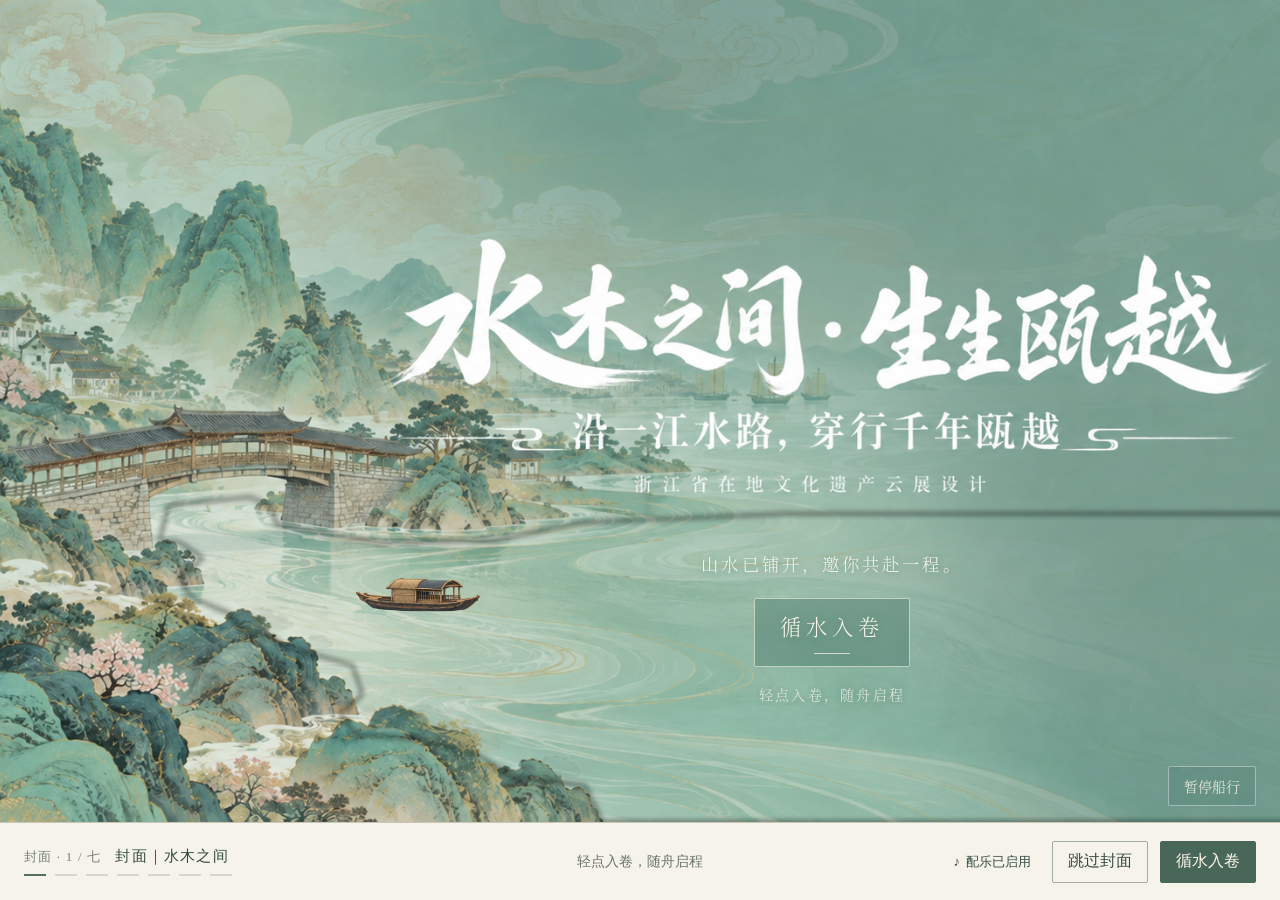
<file: chapters/opera/index.html>
<!doctype html>
<html lang="zh-CN">
<head>
<meta charset="utf-8">
<meta name="viewport" content="width=device-width,initial-scale=1">
<title>城中有声 · 水木之间</title>
<link rel="stylesheet" href="./style.css?v=20261011-layout-fix-v10">
<script src="../../water-motion.js?v=20261018-water1"></script><link rel="stylesheet" href="../../mobile-layout.css?v=20261018-mobile2"><script src="../../mobile-layout.js?v=20261018-mobile2" defer></script></head>
<body>
<header>
  <a href="./" class="brand">水木之间 <span>生生瓯越</span></a>
  <span class="chapter">第二篇 · 城中有声</span>
  <button id="editToggle" aria-expanded="false" aria-controls="editor">调整画面</button>
</header>

<div class="stage-viewport" id="stageViewport">
  <div class="stage-box" id="stageBox">
    <section class="stage" id="stage" aria-label="互动戏台">
      <img class="layer stage-bg" src="./assets/stage-with-actors-from-new-stage.png?v=20261011-layout-fix-v4" alt="瓯剧风格戏台与张协、贫女对戏场景" loading="eager">
      <div class="stage-spotlight" aria-hidden="true"></div>
      <svg class="actor original-rig zhang" viewBox="0 0 1920 1080" role="img" aria-label="红袍张协，原画比例，头部与手臂轻摆">
        <defs>
          <image id="zhang-original" href="./assets/zhang.png" width="1920" height="1080"/>
          <clipPath id="zhang-body-clip" clipPathUnits="userSpaceOnUse"><path clip-rule="evenodd" d="M0 0 H1920 V1080 H0 Z M780,465 L900,465 L900,528 L854,534 L821,534 L780,528 Z M871,536 L985,515 L985,654 L887,654 L869,585 Z"/></clipPath>
          <clipPath id="zhang-head-clip" clipPathUnits="userSpaceOnUse"><polygon points="780,465 900,465 900,528 854,537 821,537 780,528"/></clipPath>
          <clipPath id="zhang-arm-clip" clipPathUnits="userSpaceOnUse"><polygon points="867,534 985,515 985,654 884,654 865,585"/></clipPath>
        </defs>
        <use href="#zhang-original" clip-path="url(#zhang-body-clip)"/>
        <g class="rig-arm" style="--pivot:869px 552px"><use href="#zhang-original" clip-path="url(#zhang-arm-clip)"/></g>
        <g class="rig-head" style="--pivot:841px 532px"><use href="#zhang-original" clip-path="url(#zhang-head-clip)"/></g>
      </svg>
      <svg class="actor original-rig pinnv" viewBox="0 0 1920 1080" role="img" aria-label="粉衣贫女，原画比例，头部与手臂轻摆">
        <defs>
          <image id="pinnv-original" href="./assets/pinnv.png" width="1920" height="1080"/>
          <clipPath id="pinnv-body-clip" clipPathUnits="userSpaceOnUse"><path clip-rule="evenodd" d="M0 0 H1920 V1080 H0 Z M1097,493 L1160,493 L1160,537 L1139,551 L1110,550 L1097,539 Z M1010,527 L1070,527 L1105,558 L1103,586 L1077,617 L1077,663 L1008,663 Z"/></clipPath>
          <clipPath id="pinnv-head-clip" clipPathUnits="userSpaceOnUse"><polygon points="1097,493 1160,493 1160,537 1139,554 1110,553 1097,539"/></clipPath>
          <clipPath id="pinnv-arm-clip" clipPathUnits="userSpaceOnUse"><polygon points="1010,527 1070,527 1108,555 1106,588 1080,617 1080,663 1008,663"/></clipPath>
        </defs>
        <use href="#pinnv-original" clip-path="url(#pinnv-body-clip)"/>
        <g class="rig-arm" style="--pivot:1103px 570px"><use href="#pinnv-original" clip-path="url(#pinnv-arm-clip)"/></g>
        <g class="rig-head" style="--pivot:1125px 549px"><use href="#pinnv-original" clip-path="url(#pinnv-head-clip)"/></g>
      </svg>
      <img class="layer mist" src="./assets/mist.png" alt="">
      <div class="curtain-window"><img class="curtain left" src="./assets/curtain-left.png" alt=""><img class="curtain right" src="./assets/curtain-right.png" alt=""></div>
      <button class="shade" id="reveal" aria-label="点击拉开帷幕，播放唱段"><span>循光而入 · 点击启幕</span></button>
      <p class="stage-caption"><strong>温州东南剧院</strong><span>瓯剧《张协状元》等经典剧目的主要演出场地</span><small>本舞台为数字场景演绎，非剧院现场影像</small></p>
    </section>
  </div>

  <aside class="character-guide" id="characterGuide" aria-label="人物线索" hidden>
    <p class="character-guide-kicker">听戏看人 · 点击人物线索</p>
    <div class="character-guide-choices">
      <button type="button" class="character-choice" data-character="贫女" aria-pressed="false">贫女</button>
      <button type="button" class="character-choice" data-character="张协" aria-pressed="false">张协</button>
    </div>
    <p class="character-guide-story" id="characterStory" aria-live="polite">选一位人物，看看这出戏如何写人情与世情。</p>
    <a class="character-guide-source" href="https://www.neac.gov.cn/seac/xwzx/202601/1186679.shtml" target="_blank" rel="noopener noreferrer">剧情线索据剧目故事整理 · 非录音唱词 ↗</a>
  </aside>

  <div class="intro-shade show" id="introShade" role="dialog" aria-modal="true" aria-labelledby="cardTitle" aria-describedby="cardText">
    <div class="intro-content">
      <p class="intro-kicker">水木之间 · 生生瓯越</p>
      <p class="intro-tag">第二篇</p>
      <h2 class="intro-title" id="cardTitle">城中有声</h2>
      <p class="intro-sub">一方戏台 · 一城烟火</p>
      <div class="intro-text" id="cardText">
        <p>从《张协状元》的故事出发，<br class="intro-break">听见温州城里的戏如何流传。</p>
        <p>先听戏，再沿着戏文、旧物与当代舞台，走近南戏的来路。</p>
      </div>
      <button class="intro-skip" id="introSkip">入席听戏 <span aria-hidden="true">→</span></button>
      <p class="intro-hint">入席后，先看一页戏单，再走近戏中人</p>
    </div>
  </div>

  <div class="prologue-shade" id="prologueShade" hidden>
    <section class="prologue-panel" role="dialog" aria-modal="true" aria-labelledby="prologueTitle">
      <div class="prologue-topline"><span>入戏之前 · 本场戏单</span><span id="prologueStepLabel">前情三折</span></div>
      <div class="prologue-step" id="storyStep">
        <p class="prologue-kicker">灯影拓印 · 前情三折</p>
        <div class="playbill-opening" aria-labelledby="prologueTitle">
          <img class="playbill-art" src="./assets/prologue/playbill-scroll.png" alt="" aria-hidden="true">
          <div class="bill-intro">
            <span>《张协状元》 · 瓯剧选段</span>
            <h2 id="prologueTitle">她为何要问责张协？</h2>
            <p>戏单展开，三折前情依次显影。</p>
          </div>
          <div class="story-cards" aria-label="前情三折">
            <article class="story-card"><div class="story-visual"><span aria-hidden="true">一</span><img src="./assets/prologue/01-rescue.png" alt="张协途中遇险，贫女伸手相救的情境插画"></div><div class="story-copy"><span>第一折 · 落难相救</span><p>张协赴考途中遇险，贫女出手相救，两人的命运由此相连。</p></div></article>
            <article class="story-card"><div class="story-visual"><span aria-hidden="true">二</span><img src="./assets/prologue/02-marriage.png" alt="贫女与张协患难相依、结为夫妻的情境插画"></div><div class="story-copy"><span>第二折 · 结为夫妻</span><p>患难相依之中，两人结为夫妻；这段恩情成为重逢时无法回避的旧约。</p></div></article>
            <article class="story-card"><div class="story-visual"><span aria-hidden="true">三</span><img src="./assets/prologue/03-reunion.png" alt="贫女与张协重逢问责的情境插画"></div><div class="story-copy"><span>第三折 · 重逢问责</span><p>多年后再次相遇，贫女追问旧情，唱段从此刻进入最尖锐的冲突。</p></div></article>
          </div>
        </div>
        <div class="prologue-actions"><button id="skipStory">略过前情，看服饰</button><button class="prologue-primary" id="toCostumes">走近戏中人 <span aria-hidden="true">→</span></button><button class="prologue-quick" id="launchFromStory">略过服饰导览</button></div>
      </div>
      <div class="prologue-step" id="costumeStep" hidden>
        <p class="prologue-kicker">看衣识人 · 点击人物</p>
        <h2 id="costumeStepTitle" tabindex="-1">衣着，也在讲述命运</h2>
        <p class="prologue-lead">选择一位人物，看看这版瓯剧如何用舞台服饰提示身份与处境。</p>
        <div class="costume-choices" role="tablist" aria-label="选择人物服饰">
          <button class="costume-person is-active" id="costumeZhang" role="tab" aria-selected="true" aria-controls="costumeDetail" data-costume="张协"><span class="costume-avatar zhang-avatar" aria-hidden="true"><img src="./assets/rig/zhang-head-v2-128.png" alt=""></span><span><b>张协</b><small>落魄书生 → 新科状元</small></span><span class="costume-arrow" aria-hidden="true">↗</span></button>
          <button class="costume-person" id="costumePinnv" role="tab" aria-selected="false" aria-controls="costumeDetail" data-costume="贫女" tabindex="-1"><span class="costume-avatar pinnv-avatar" aria-hidden="true"><img src="./assets/rig/pinnv-head-v2-128.png" alt=""></span><span><b>贫女</b><small>朴素衣着 · 守信追问</small></span><span class="costume-arrow" aria-hidden="true">↗</span></button>
        </div>
        <article class="costume-detail" id="costumeDetail" role="tabpanel" aria-live="polite" aria-labelledby="costumeZhang">
          <div class="costume-detail-index" id="costumeIndex">人物一 · 身份转折</div>
          <h3 id="costumeTitle">从素衣书生到红袍状元</h3>
          <div class="costume-phases" id="costumePhases" aria-label="服饰阶段"></div>
          <p id="costumeCopy">选择服饰阶段，查看这版舞台造型如何提示张协的身份变化。</p>
          <p class="costume-caveat" id="costumeCaveat">这是当代瓯剧演出的舞台造型解读，不是宋代服饰复原；不同演出版本的服装设计可能不同。</p>
          <p class="costume-source">服饰解读依据：《第二节 瓯剧〈张协状元〉剧目服饰解读》。以下内容针对该演出版本的舞台造型；不同版本可能存在差异，亦非宋代服饰复原。</p>
        </article>
        <div class="listening-question"><span>带着问题听</span><p>贫女唱道：“诸多故事都可唱，为何独唱你张协状元？”当功名改变了张协的身份，他是否还记得贫女曾给他的情义？</p></div>
        <div class="prologue-actions"><button id="backToStory">← 回看前情</button><button class="prologue-primary" id="launchPlay">完成导览 · 前往舞台 <span aria-hidden="true">→</span></button><button class="prologue-quick" id="launchFromCostume">返回舞台</button></div>
      </div>
    </section>
  </div>

  <div class="subtitles" id="subtitles" aria-label="同步字幕"><span id="speaker"></span><span id="line"></span></div>
  <div class="transport">
    <button id="play">开帘听戏</button>
    <label class="seek"><span id="time">00:00 / --:--</span><input type="range" id="progress" min="0" max="100" step=".1" value="0" aria-label="播放进度" disabled></label>
    <button id="mute" aria-pressed="false">静音</button>
    <button id="reset">合帘重看</button>
    <button id="skip">跳过唱段</button>
  </div>
  <nav class="play-markers" id="playMarkers" aria-label="唱段关键节点" hidden>
    <span>选段聆听</span>
    <button type="button" data-seek="0"><i>01</i><b>贫女倾诉</b><small>开篇</small></button>
    <button type="button" data-seek="72"><i>02</i><b>为何独唱你</b><small>01:12 · 情绪转折</small></button>
    <button type="button" data-seek="95"><i>03</i><b>张协求饶</b><small>01:35 · 录音尾声</small></button>
  </nav>
  <p class="status" id="status" role="status">移动鼠标，循光看戏；也可直接点击启幕。</p>
</div>

<main>
  <div class="heading">
    <p>一方戏台 · 一城烟火</p>
    <h1 id="title">城中有声</h1>
    <p id="intro"></p>
  </div>
  <section class="echo" id="echo" hidden tabindex="-1" aria-labelledby="echoTitle">
    <p>余音入水 · 第一站</p>
    <h2 id="echoTitle">戏起一方台，声入一座城。</h2>
    <p>你听到的是温州市瓯剧艺术研究院（温州市瓯剧团）2021年创排的瓯剧版《张协状元》。古南戏故事在当代瓯剧舞台上重新开口；继续走读，看看一部旧戏如何留下新的回声。</p>
    <a class="echo-continue" id="echoContinue" href="#archiveKnowledge">继续走读 <span aria-hidden="true">↓</span></a>
    <button id="replay">再听一遍</button>
  </section>
  <section class="chapter-archive" id="operaNotes" hidden aria-labelledby="operaNotesTitle">
    <section class="archive-page archive-knowledge" id="archiveKnowledge" aria-labelledby="operaNotesTitle">
      <div class="archive-topline"><span>第二站 · 城中有声</span><span>一段戏文的来路</span></div>
      <div class="archive-intro">
      <div><p class="archive-kicker">听 · 见 · 留</p><h2 id="operaNotesTitle">南戏，怎样留在一座城里？</h2></div>
      <p>南戏在宋元时期于温州一带兴起。它从书会编写、戏文传抄和舞台演出中生长；早期剧本、后世遗存与当代演出，共同呈现南戏延续至今的文化脉络。</p>
    </div>
      <div class="archive-path" role="tablist" aria-label="南戏知识导览">
      <button class="archive-stop is-active" id="tab-origin" role="tab" aria-selected="true" aria-controls="panel-origin" data-panel="panel-origin"><span>01</span><b>温州起声</b><small>南戏与九山书会</small></button>
      <button class="archive-stop" id="tab-script" role="tab" aria-selected="false" aria-controls="panel-script" data-panel="panel-script" tabindex="-1"><span>02</span><b>戏文留存</b><small>《张协状元》与旧物</small></button>
      <button class="archive-stop" id="tab-today" role="tab" aria-selected="false" aria-controls="panel-today" data-panel="panel-today" tabindex="-1"><span>03</span><b>今日回响</b><small>南戏与瓯剧、永昆</small></button>
    </div>
      <div class="archive-panel is-active" id="panel-origin" role="tabpanel" aria-labelledby="tab-origin">
      <div class="archive-index">01 <i>起声</i></div><div><h3>从温州的书会与市井而来</h3><p>南戏又称“温州杂剧”“永嘉杂剧”。浙江社科网转载的研究采访将其概括为北宋末至元末明初在南方兴起的戏曲形式；南宋温州九山书会是戏曲才人组成的创作组织，《张协状元》与之相关。此处展示的是文献所述的文化脉络，不对具体宋代演出场地作复原。</p><a class="archive-source" href="https://www.zjskw.gov.cn/art/2023/10/25/art_1229711390_55099.html" target="_blank" rel="noopener noreferrer">查看南戏与温州的资料 ↗</a><p class="archive-prompt">互动提示：点开下方剧目，看看这些故事如何把离散、守信、团圆与劝善带上舞台。</p></div>
    </div>
      <div class="archive-panel" id="panel-script" role="tabpanel" aria-labelledby="tab-script" hidden>
      <div class="archive-index">02 <i>留存</i></div><div><h3>一部戏文，穿过了抄写与演出</h3><p>《永乐大典》本《张协状元》被研究者视为现存最早的南戏剧本。它的传承并非一座古戏台原封不动地留到今天，而是由文本、后世改编、演出和研究共同延续。</p><figure class="archive-evidence"><blockquote>《永乐大典》本<br>《张协状元》</blockquote><figcaption>文献线索示意排版 · 并非原件影印</figcaption></figure><a class="archive-source" href="https://www.cp.com.cn/book/4acaa1b5-3.html" target="_blank" rel="noopener noreferrer">查看商务印书馆的剧本研究介绍 ↗</a><p>温州博物馆还介绍过一件清代《张协状元》题材石雕构件。它是后世观看、表现这出戏的实物线索，年代为清代，不能当作宋代舞台遗迹。</p><a class="archive-source" href="https://www.wzmuseum.cn/Art/Art_18/Art_18_2344.aspx" target="_blank" rel="noopener noreferrer">查看温州博物馆藏品介绍 ↗</a></div>
    </div>
      <div class="archive-panel" id="panel-today" role="tabpanel" aria-labelledby="tab-today" hidden>
      <div class="archive-index">03 <i>回响</i></div><div><h3>南戏是源流，瓯剧是后来的地方剧种</h3><p>南戏与瓯剧有关联，但不能直接画等号。瓯剧原名“温州乱弹”，形成于明末清初，1959年定名“瓯剧”，以多种声腔演唱；它吸收、改编南戏剧目，让古老戏文在新的剧种、舞台与观众中继续生活。</p><p>永嘉昆剧（永昆）也以当代演出重新排演《张协状元》。这段唱腔若来自现代演出，应以具体录音版本和演出团体标注；数字戏台插画则是本展的当代视觉表达。</p><a class="archive-source" href="https://wzszw.wenzhou.gov.cn/module/download/downfile.jsp?classid=0&amp;filename=d95bf62c9baf4442867a1ade4e326cf9.pdf" target="_blank" rel="noopener noreferrer">温州年鉴：瓯剧沿革 ↗</a><br><a class="archive-source" href="https://www.neac.gov.cn/seac/xwzx/202601/1186679.shtml" target="_blank" rel="noopener noreferrer">当代瓯剧《张协状元》演出介绍 ↗</a></div>
    </div>
      <p class="page-cue" id="archiveContinueCue">向下滚动 · 继续浏览 <span aria-hidden="true">↓</span></p>
    </section>
    <section class="archive-page archive-repertoire" id="archiveRepertoire" aria-labelledby="repertoireTitle">
    <section class="repertoire" aria-labelledby="repertoireTitle">
      <div class="repertoire-head"><div><p class="archive-kicker">第三站 · 戏中人</p><h3 id="repertoireTitle">从《张协状元》继续读</h3></div><p>四部戏文，四种人情。点开一出，看看戏里人怎样做选择。</p></div>
      <div class="play-list">
        <details class="play-entry"><summary><span class="play-number">A</span><span class="play-name">《荆钗记》</span><span class="play-hook">一支荆钗，见证守信与离合</span><span class="play-mark">＋</span></summary><div class="play-detail"><p>温州士子王十朋与钱玉莲以荆钗为信物订亲。故事围绕婚约、权势阻挠与误会展开，经历波折后夫妻重逢。荆钗既是信物，也是全剧故事推进的关键。</p><a href="https://www.zjskw.gov.cn/art/2023/10/25/art_1229711390_55099.html" target="_blank" rel="noopener noreferrer">浙江社科网：南戏经典剧目介绍 ↗</a></div></details>
        <details class="play-entry"><summary><span class="play-number">B</span><span class="play-name">《白兔记》</span><span class="play-hook">白兔引路，母子多年后相逢</span><span class="play-mark">＋</span></summary><div class="play-detail"><p>刘知远与李三娘离散多年，儿子咬脐郎追逐白兔来到井边，与正在汲水的母亲相遇，白兔由此牵起寻亲团圆的故事。不同传本的情节和称谓可能有差异。</p><a href="https://openmuseum.tw/muse/digi_object/5ab29169cc0336867167cb8daf432422" target="_blank" rel="noopener noreferrer">台湾音乐馆开放博物馆：剧目故事 ↗</a></div></details>
        <details class="play-entry"><summary><span class="play-number">C</span><span class="play-name">《拜月亭》</span><span class="play-hook">战乱相遇，离散中祈盼团圆</span><span class="play-mark">＋</span></summary><div class="play-detail"><p>蒋世隆与王瑞兰在战乱中相遇，患难相依，却又因门第和误会分离。拜月祈愿成为戏中情感的寄托，故事最终走向重逢。该剧也有《幽闺记》等异名。</p><a href="https://pedia.cloud.edu.tw/Entry/Detail/?search=%E6%8B%9C%E6%9C%88%E4%BA%AD&amp;title=%E6%8B%9C%E6%9C%88%E4%BA%AD" target="_blank" rel="noopener noreferrer">台湾教育部教育百科：剧目介绍 ↗</a></div></details>
        <details class="play-entry"><summary><span class="play-number">D</span><span class="play-name">《杀狗记》</span><span class="play-hook">一场设局，辨出朋友与手足</span><span class="play-mark">＋</span></summary><div class="play-detail"><p>杨氏以假“尸体”设局劝诫沉迷酒友的丈夫孙华。朋友推托，弟弟孙荣前来相助，孙华因此看清情义、与弟弟和好。此处按传统故事梗概转述，版本可能有异。</p><a href="https://kotobank.jp/word/%E6%AE%BA%E7%8B%97%E8%A8%98-69166" target="_blank" rel="noopener noreferrer">小学馆《日本大百科全书》：剧目条目 ↗</a></div></details>
      </div>
      <p class="repertoire-note">传统戏文在流传、改编与不同剧种演出中会出现异文；以上为便于入门的故事提要。</p>
    </section>
    <div class="archive-sources"><span>资料线索</span><a href="https://www.zjskw.gov.cn/art/2023/10/8/art_1229711390_54802.html" target="_blank" rel="noopener noreferrer">浙江社科网／新华网浙江：南戏的前世今生</a><a href="https://www.zjskw.gov.cn/art/2023/10/25/art_1229711390_55099.html" target="_blank" rel="noopener noreferrer">人民网／浙江社科网：南戏故里在温州</a><a href="https://www.wzmuseum.cn/Art/Art_18/Art_18_2344.aspx" target="_blank" rel="noopener noreferrer">温州博物馆：清代《张协状元》题材石雕</a></div>
    <div class="archive-end"><span>余音未尽</span><button id="archiveReplay">回到戏台 · 再听一遍 ↑</button><a class="echo-continue" href="../../chapter.html?chapter=sea">循水向海 · 下一程 →</a></div>
    <footer>《水木之间·生生瓯越》数字云展 <span id="credit">唱段版本与来源待补充</span></footer>
    </section>
  </section>
</main>

<aside id="editor" hidden aria-label="画面编辑面板">
  <div class="editor-head"><h2>调整画面</h2><button id="editClose" aria-label="关闭编辑面板">关闭</button></div>
  <p>修改即时预览；“保存到本机”只影响当前浏览器，不会更新 GitHub。</p>
  <label>章节标题<input id="editTitle" type="text" maxlength="40"></label>
  <label>导入文案<textarea id="editIntro" rows="3" maxlength="160"></textarea></label>
  <label>暗场浓度 <output id="darkValue"></output><input id="dark" type="range" min=".3" max=".95" step=".01"></label>
  <label>光圈大小 <output id="glowValue"></output><input id="glow" type="range" min="40" max="250" step="5"></label>
  <label>开帘时间 <output id="durationValue"></output><input id="duration" type="range" min="1" max="6" step=".1"></label>
  <label>薄雾浓度 <output id="mistValue"></output><input id="mist" type="range" min="0" max=".4" step=".01"></label>
  <label>播放音量 <output id="volumeValue"></output><input id="volume" type="range" min="0" max="1" step=".05"></label>
  <label>人物动作幅度 <output id="motionValue"></output><input id="motion" type="range" min="0" max="1" step=".05"></label>
  <label>演出来源与署名<input id="editCredit" type="text" maxlength="180"></label>
  <label>导入核对后的字幕（.vtt）<input id="subtitleFile" type="file" accept=".vtt,text/vtt"></label>
  <p>字幕行可写“贫女：唱词”或“张协：唱词”，灯光会跟随标注的人物。未导入时不显示虚构唱词。</p>
  <div class="edit-actions">
    <button id="save">保存到本机</button>
    <button id="export">导出设置</button>
    <button id="defaults">恢复默认</button>
  </div>
  <p id="editStatus" role="status"></p>
</aside>

<audio id="audio" preload="metadata" src="./assets/excerpt.mp3"></audio>
<noscript>本页需要开启 JavaScript 才能体验开帘与音频交互。</noscript>
<script src="../../journey-bridge.js"></script>
<script src="../../chapter-effects.js"></script>
<script src="./config.js"></script>
<script src="./app.js?v=20261011-layout-fix-v7"></script>
</body>
</html>
</file>
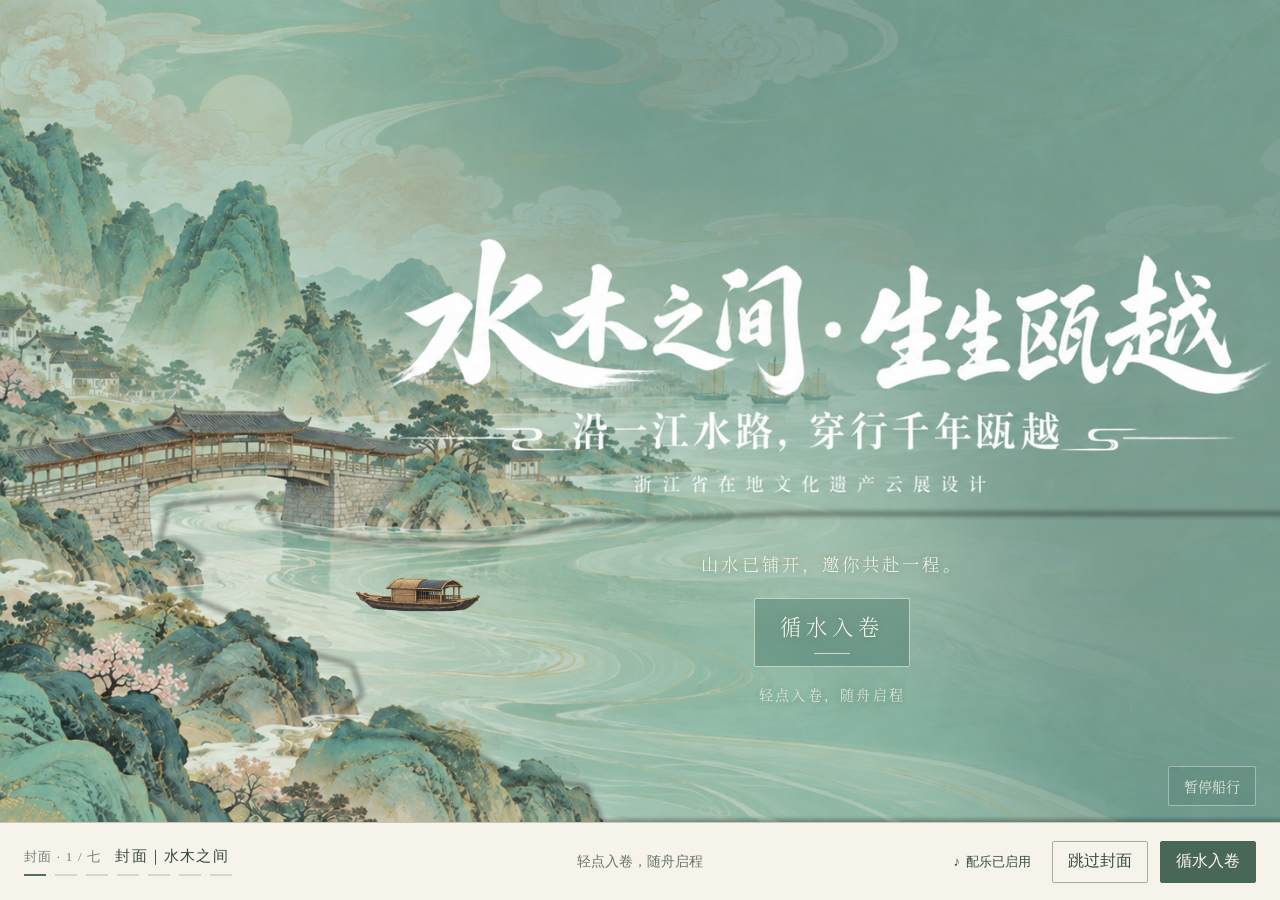
<file: chapters/present/index.html>
<!doctype html>
<html lang="zh-CN" data-model-url="">
  <head>
    <meta charset="UTF-8" />
    <meta name="viewport" content="width=device-width, initial-scale=1.0, viewport-fit=cover" />
    <meta name="theme-color" content="#071315" />
    <meta name="description" content="《水木之间·生生瓯越》第五层《今古相接》——轻触木构，读懂表达与观看中的古今相遇。" />
    <link rel="icon" type="image/svg+xml" href="./favicon.svg" />
    <title>今古相接｜水木之间·生生瓯越</title>
    <script src="../../journey-bridge.js"></script>
    <script type="module" crossorigin src="./assets/index-xidong-v4.js"></script>
    <link rel="stylesheet" crossorigin href="./assets/index-CcugJ3Yv.css">
    <link rel="stylesheet" crossorigin href="./assets/xidong-entry.css">
  <link rel="stylesheet" href="../../mobile-layout.css?v=20261018-mobile2"><script src="../../mobile-layout.js?v=20261018-mobile2" defer></script></head>
  <body>
    <main class="experience" aria-label="今古相接交互粒子体验">
      <div class="scene" id="scene">
        <canvas id="webgl" aria-label="以泰顺溪东桥实景为参考的木构廊桥，从暖木实体渐变为月白粒子，可用鼠标或手指扰动"></canvas>
        <div class="wash wash-a" aria-hidden="true"></div>
        <div class="wash wash-b" aria-hidden="true"></div>

        <header class="masthead">
          <p class="eyebrow">水木之间 · 生生瓯越</p>
          <div class="chapter">
            <span>第五层</span>
            <i aria-hidden="true"></i>
            <span>今古相接</span>
          </div>
        </header>

        <section class="title-block" aria-labelledby="title">
          <p class="seal" aria-hidden="true">瓯越</p>
          <h1 id="title">今古相接</h1>
          <p class="subtitle">木化为流，旧意新生</p>
        </section>

        <aside class="progress" aria-label="粒子化进度">
          <div class="progress-ring" aria-hidden="true">
            <svg viewBox="0 0 52 52">
              <circle class="ring-track" cx="26" cy="26" r="22"></circle>
              <circle class="ring-value" cx="26" cy="26" r="22"></circle>
            </svg>
            <span id="progressNumber">0</span>
          </div>
          <div class="progress-copy">
          <span>桥体流变</span>
            <small>STRUCTURE IN FLOW</small>
          </div>
        </aside>

        <button class="interaction-copy story-trigger" id="interactionCopy" type="button" aria-haspopup="dialog" aria-controls="storyDialog">
          <span class="touch-mark" aria-hidden="true"></span>
          <span class="interaction-title">点击画面，读三句话</span>
          <small>轻点读句 · 拖动拨开粒子</small>
        </button>

        <aside class="flow-control" aria-label="画面变化控制">
          <label for="flowSlider">拖动滑杆</label>
          <span class="flow-help" id="flowHelp">先看完整廊桥</span>
          <span class="flow-end" aria-hidden="true">木</span>
          <input id="flowSlider" type="range" min="0" max="100" value="0" step="1" aria-label="画面流变进度" aria-describedby="flowHelp" aria-orientation="vertical" />
          <span class="flow-end" aria-hidden="true">流</span>
          <small>拖动后粒子渐显</small>
        </aside>

        <div class="stage-label" id="stageLabel" aria-live="polite">
          <span>01</span>
          <p>溪东桥 · 木构仍在</p>
        </div>

        <div class="scroll-cue" aria-hidden="true">
          <span>向下滚动</span>
          <i></i>
        </div>

        <button class="motion-toggle" id="motionToggle" type="button" aria-pressed="false">
          <span class="sound-bars" aria-hidden="true"><i></i><i></i><i></i></span>
          <span>流动中</span>
        </button>

        <div class="fallback" id="fallback" hidden>
            <p>此浏览器暂不支持粒子画面。</p>
          <small>请使用最新版 Chrome、Edge 或 Safari 打开。</small>
        </div>

        <div class="loading" id="loading" aria-live="polite">
          <span></span>
          <p>构木成桥</p>
        </div>
      </div>

      <div class="scroll-story" aria-hidden="true">
        <div data-stage="0"></div>
        <div data-stage="1"></div>
        <div data-stage="2"></div>
      </div>
    </main>
    <dialog id="storyDialog" class="story-dialog" aria-labelledby="storyHeading" aria-describedby="storyInstructions">
      <div class="story-wash" aria-hidden="true"></div>
      <button id="storyClose" class="story-close" type="button" aria-label="关闭文字，返回粒子画面">返回画面 <span aria-hidden="true">×</span></button>
      <section class="story-content">
        <p class="story-heading" id="storyHeading">今古相接</p>
        <div class="story-lines" aria-live="polite" aria-relevant="additions"></div>
        <div class="story-footer">
          <span class="story-count" id="storyCount">一 / 三</span>
          <button id="storyNext" type="button">再点一下，读下一句</button>
        </div>
        <p class="story-instructions" id="storyInstructions">点击空白处或下方文字，逐句阅读；按 Esc 返回。</p>
      </section>
    </dialog>
    <script src="../../chapter-effects.js"></script>
  </body>
</html>
</file>
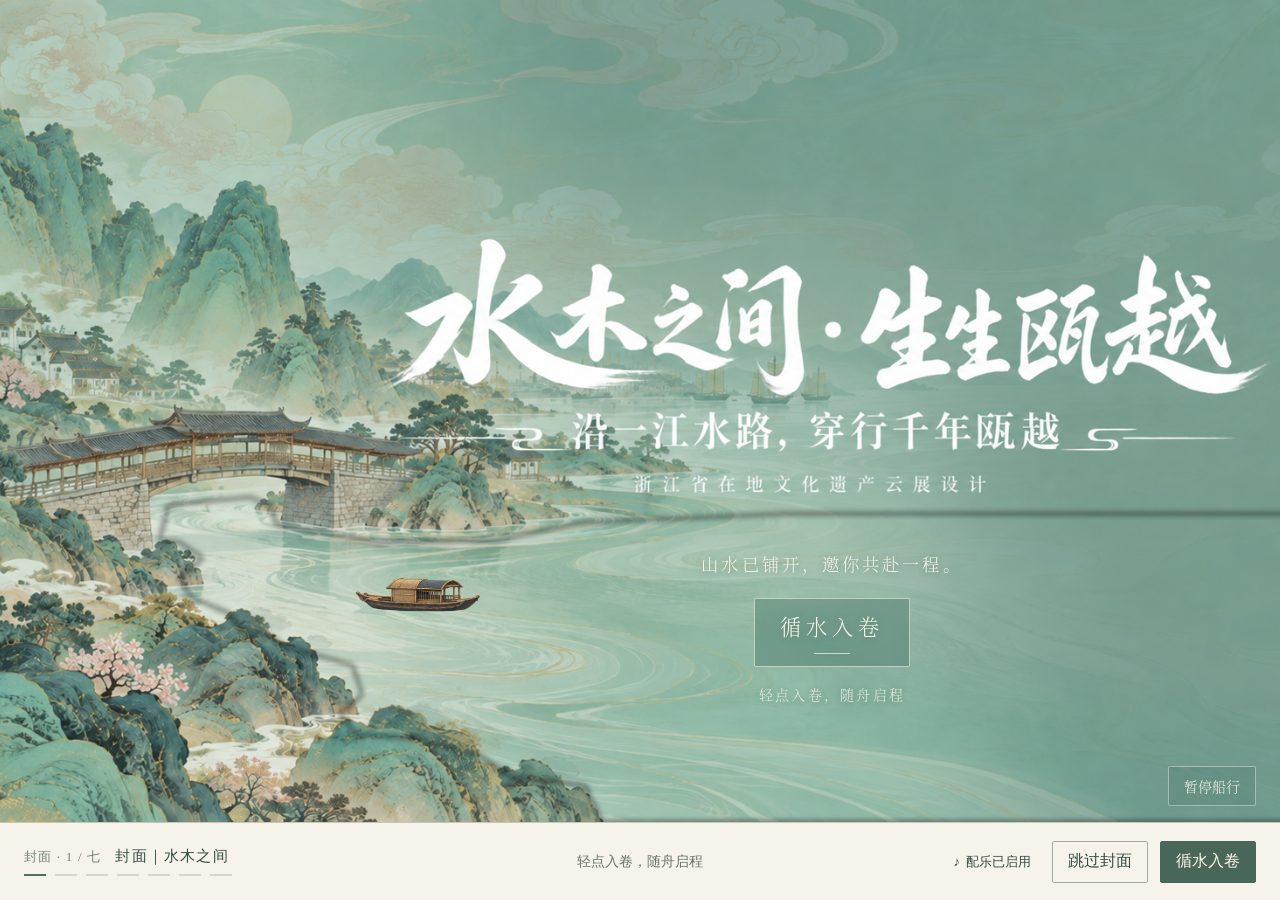
<file: chapters/sea/index.html>
<!doctype html>
<html lang="zh-CN">
<head>
  <meta charset="utf-8">
  <meta name="viewport" content="width=device-width,initial-scale=1,viewport-fit=cover">
  <meta name="theme-color" content="#102d35">
  <meta name="description" content="沿瓯江而行，从山水、港城与朔门古港，走向海。">
  <title>一江通海｜水木之间·生生瓯越</title>
  <link rel="icon" type="image/svg+xml" href="assets/favicon.svg">
  <link rel="stylesheet" href="style.css?v=20261018-sea3">
  <link rel="stylesheet" href="ship-inspection.css?v=20261018-sea3">
  <link rel="stylesheet" href="style-responsive.css?v=20261018-sea3">
  <link rel="stylesheet" href="scene-ui.css?v=20261018-sea3">
  <script type="importmap">{"imports":{"three":"./vendor/three/three.module.js"}}</script>
  <script src="../../journey-bridge.js?v=20261018-sea3"></script>
  <script type="module" src="js/app.js?v=20261018-sea3"></script>
<link rel="stylesheet" href="../../mobile-layout.css?v=20261018-mobile2"><script src="../../mobile-layout.js?v=20261018-mobile2" defer></script></head>
<body>
<div class="app" id="app">
  <header class="topbar">
    <a class="brand" href="#top" aria-label="一江通海首页"><span class="brand-mark">江</span><span><small>水木之间 · 生生瓯越</small><strong>一江通海</strong></span></a>
    <nav class="chapter-nav" id="chapterNav" aria-label="五幕导航"></nav>
    <button class="icon-button" id="soundButton" type="button" aria-label="开启声音">♪ <span id="soundLabel">开启声音</span></button>
  </header>
  <main id="top" class="experience">
    <section class="visual-area" id="visualArea" aria-label="一江通海互动长卷">
      <aside class="paper-poem" aria-label="翁卷诗句：无数峰峦远近间。出自《野望》">
        <p class="paper-poem-line" aria-hidden="true">无数峰峦远近间</p>
        <p class="paper-poem-source" aria-hidden="true">翁卷<br>《野望》</p>
      </aside>
      <div class="stage" id="stage">
        <div class="backgrounds" id="backgrounds" aria-hidden="true"></div>
        <canvas id="actorsCanvas" aria-hidden="true"></canvas>
        <div class="stage-vignette"></div>
        <div class="scene-count" id="sceneCount">01 / 05</div>
        <div class="scene-caption">沿江而行</div>
        <div class="ending" id="ending" aria-live="polite" hidden><div class="ending-content">
          <span class="ending-kicker">水木之间 · 生生瓯越</span><strong>一江通海</strong>
          <p class="ending-summary">从山间水路到朔门古港，瓯江连接内陆、港城与海洋。<br>码头、沉船与陶瓷遗存，留下温州港参与宋元海上交流的见证。</p>
          <div class="ending-next"><span>下一章</span><h2>今古相接</h2><p>旅程由海路转向时间深处。下一篇将通过古今叠影、时间滑动与当代设计转译，呈现传统如何在今天继续发生。</p></div>
        </div></div>
      </div>
    </section>
    <section class="control-area" aria-live="polite">
      <div class="chapter-copy"><div class="chapter-overline"><span class="overline-rule"></span><span id="chapterEyebrow"></span></div>
        <h1 id="chapterTitle"></h1><p id="chapterLead"></p><button class="text-link" id="knowledgeButton" type="button">阅读本幕知识卡 <span>↗</span></button>
      </div>
      <div class="action-group"><div class="action-status" id="actionStatus"></div><div class="action-row">
        <button class="button secondary" id="previousButton" type="button">上一幕</button><button class="button primary" id="primaryButton" type="button"></button>
        <button class="button secondary" id="nextButton" type="button" hidden>下一幕</button><button class="button secondary" id="skipButton" type="button" hidden>跳过动画</button>
      </div><button class="replay-button" id="replayButton" type="button">重看本幕</button></div>
    </section>
  </main>
  <div class="modal-backdrop" id="modalBackdrop" hidden><section class="knowledge-panel" role="dialog" aria-modal="true" aria-labelledby="modalTitle">
    <button class="close-button" id="modalClose" type="button" aria-label="关闭知识卡">×</button>
    <div class="knowledge-art" id="modalArt"><span>瓯江行旅</span></div><div class="knowledge-body">
      <div class="knowledge-kicker" id="modalKicker">一江通海 · 文化笔记</div><h2 id="modalTitle"></h2><p id="modalText"></p><p class="knowledge-note" id="modalNote"></p><div class="source-list" id="modalSources"></div>
    </div></section></div>
  <div class="intro" id="intro"><div class="intro-inner"><p class="intro-overline">水木之间 · 生生瓯越</p><h2>一江<span>通海</span></h2>
    <p class="intro-description">从山间水路出发，经过江岸街市与朔门古港，在双塔的远影中驶向海。</p>
    <button class="button primary intro-button" id="startButton" type="button">开始行舟 <span>→</span></button><p class="intro-footnote">五幕互动长卷 · 建议开启声音体验</p>
  </div></div>
</div>
</body></html>
</file>
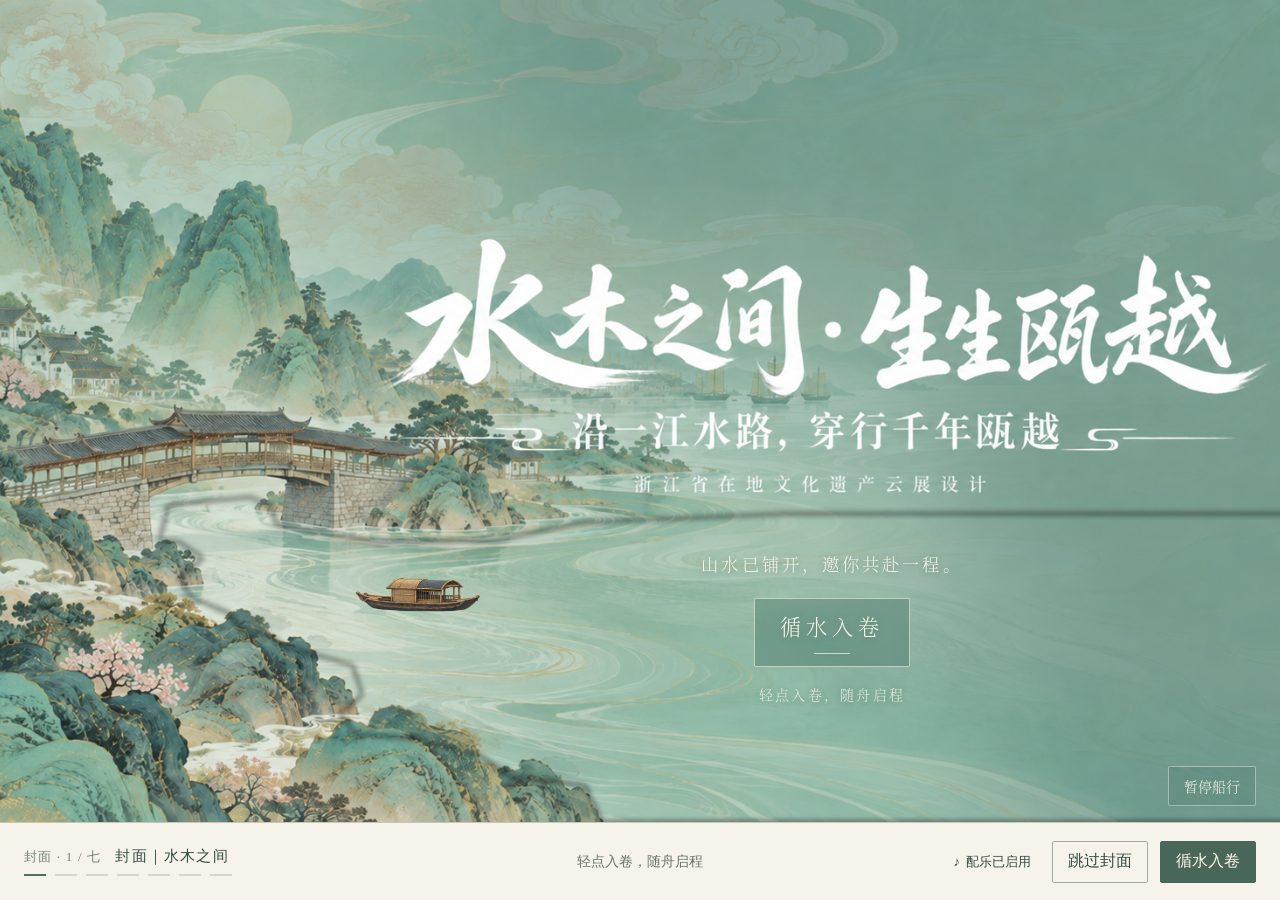
<file: chapter.html>
<!doctype html><html lang="zh-CN"><head><meta charset="utf-8"><meta name="viewport" content="width=device-width,initial-scale=1"><title>瓯越行旅</title><link rel="stylesheet" href="chapters.css?v=20261014-fast1"><link rel="stylesheet" href="mobile-layout.css?v=20261018-mobile2"><script src="mobile-layout.js?v=20261018-mobile2" defer></script></head><body>
<header class="journey-bar"><a id="previous" href="woodtype/index.html">回望上一程</a><span id="chapterTitle"></span><span id="chapterCount"></span></header>
<main><iframe id="chapterFrame" title="瓯越行旅章节" allow="autoplay; fullscreen" referrerpolicy="strict-origin-when-cross-origin"></iframe></main>
<footer class="journey-controls"><div><p id="transitionCopy"></p><a id="external" target="_blank" rel="noopener">单独打开本章</a><span id="loadStatus" role="status"></span></div><a id="next" class="continue">继续行旅</a></footer>
<link rel="stylesheet" href="journey-shared.css"><script src="journey-bridge.js"></script><script src="chapters.js?v=20261014-sea2"></script></body></html>
</file>
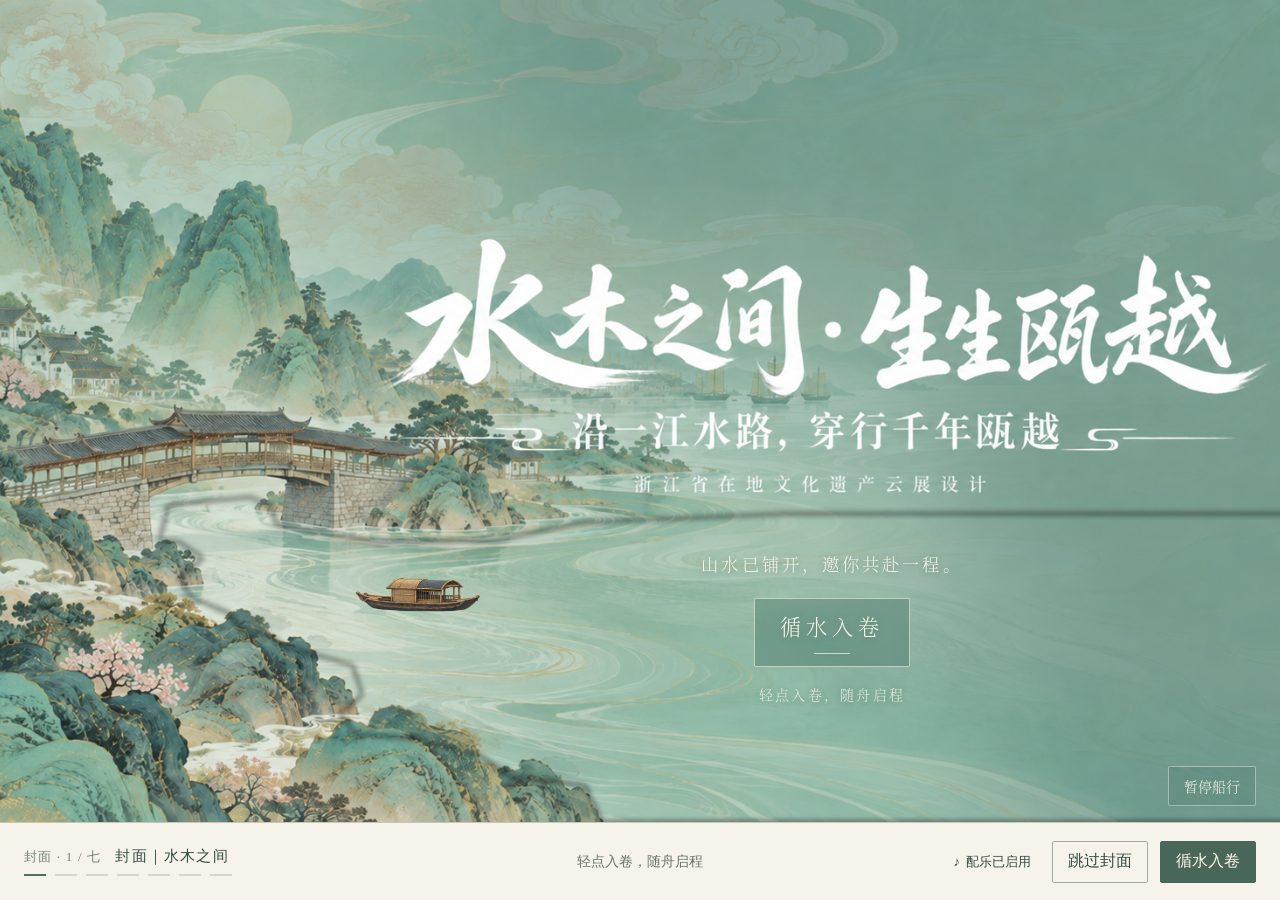
<file: cover.html>
<!doctype html>
<html lang="zh-CN">
<head>
  <meta charset="utf-8"><meta name="viewport" content="width=device-width,initial-scale=1,viewport-fit=cover">
  <meta name="theme-color" content="#609b8f">
  <meta name="description" content="沿一江水路，穿行千年瓯越。从山海序章走入木活字造句体验。">
  <title>水木之间 · 生生瓯越</title>
  <link rel="stylesheet" href="journey.css?v=20261014-fast1"><link rel="stylesheet" href="journey-shared.css"><script src="journey-bridge.js"></script>
<script src="water-motion.js?v=20261018-water1"></script><link rel="stylesheet" href="mobile-layout.css?v=20261018-mobile2"><script src="mobile-layout.js?v=20261018-mobile2" defer></script></head>
<body class="cover-page">
  <main class="scene cover" aria-label="水木之间·生生瓯越，行旅封面">
    <div class="artboard"><img class="backdrop" src="assets/cover-clean.png" alt="青绿山水之间，廊桥跨水，瓯江流向远处"><div class="boat-route cover-route" aria-hidden="true"><img class="boat" src="assets/boat.png" alt=""></div></div>
    <div class="mobile-title"><span>水木之间</span><span>生生瓯越</span><p>沿一江水路，穿行千年瓯越</p></div>
    <div class="invitation"><p>山水已铺开，邀你共赴一程。</p><a class="enter" href="prologue.html">循水入卷<span class="button-line" aria-hidden="true"></span></a><span class="hint">轻点入卷，随舟启程</span></div>
    <span class="chapter-number">封面 / 七层行旅</span><button class="motion-control" type="button" aria-pressed="false">暂停船行</button>
  </main><div class="transition-veil" aria-hidden="true"></div><script src="journey.js"></script>
</body></html>
</file>
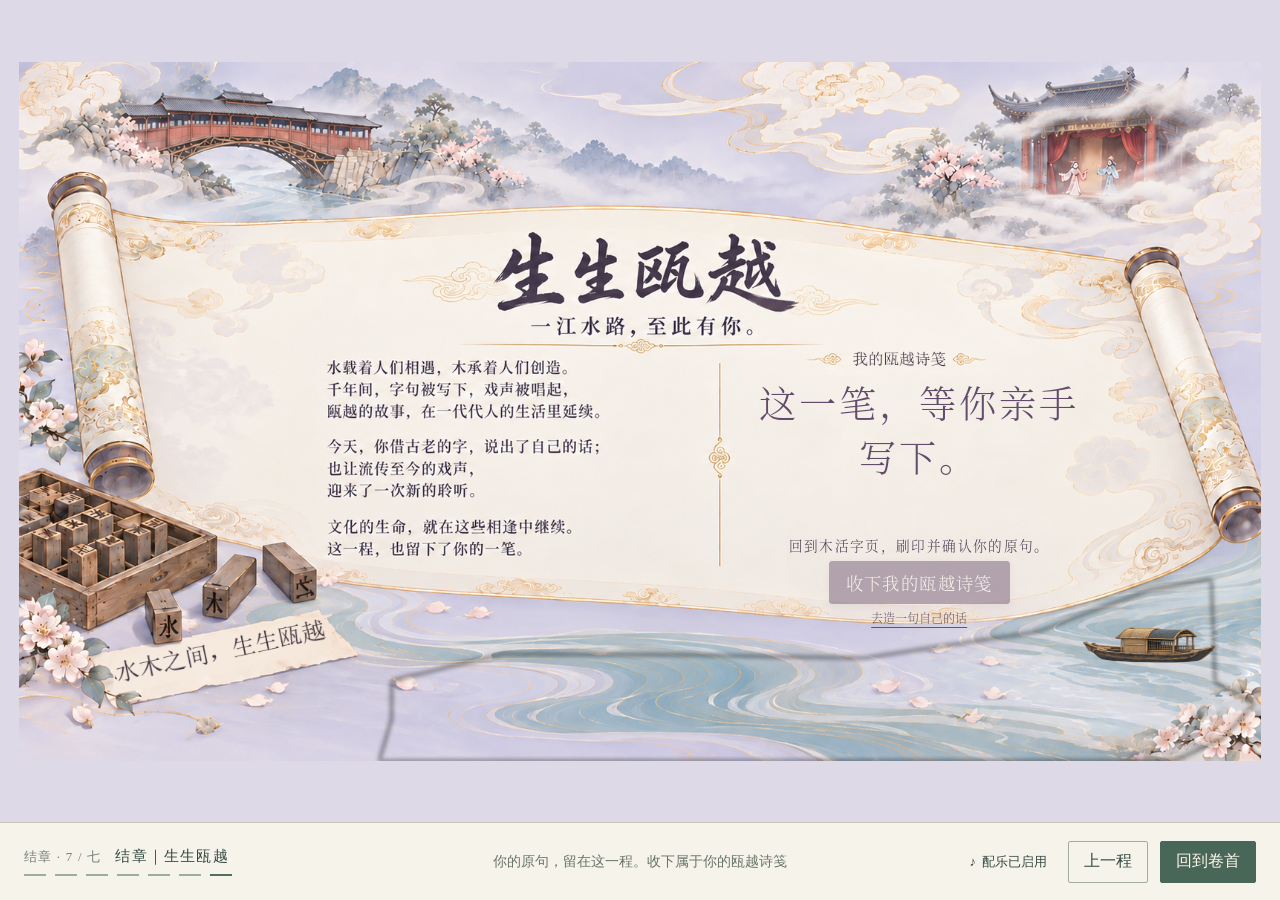
<file: finale.html>
<!doctype html><html lang="zh-CN"><head><meta charset="utf-8"><meta name="viewport" content="width=device-width,initial-scale=1"><meta name="theme-color" content="#e5e2ec"><title>生生瓯越 · 我的瓯越诗笺</title><link rel="stylesheet" href="finale.css?v=20261014-fast1"><script src="water-motion.js?v=20261018-water1"></script><link rel="stylesheet" href="mobile-layout.css?v=20261018-mobile2"><script src="mobile-layout.js?v=20261018-mobile2" defer></script></head><body>
<main class="final-scene"><div class="final-stage"><div class="final-art"><img class="final-background" width="1672" height="941" decoding="async" fetchpriority="high" src="assets/finale-textfixed.png" alt="生生瓯越：一江水路，至此有你。水载着人们相遇，木承着人们创造。千年间，字句被写下，戏声被唱起。瓯越的故事，在一代代人的生活里延续。今天，你借古老的字，说出了自己的话；也让流传至今的戏声，迎来了一次新的聆听。文化的生命，就在这些相逢中继续。这一程，也留下了你的一笔。"><img decoding="async" class="final-clean-layer poem-clear" src="assets/finale-clean.png" alt="" aria-hidden="true"><img decoding="async" class="final-clean-layer boat-clear" src="assets/finale-clean.png" alt="" aria-hidden="true"><div class="final-boat" aria-hidden="true"><img src="assets/boat.png" alt=""></div></div>
<section class="poetry" aria-label="我的瓯越诗笺"><h1 class="mobile-heading">我的瓯越诗笺</h1><p id="originalPhrase" class="original-phrase"></p><div class="marks" id="marks"></div><p class="afterword" id="afterword">水路仍向前，故事待续。</p><button id="savePoem" type="button">收下我的瓯越诗笺</button><a id="returnType" href="woodtype/index.html">返回木活字 · 重新造句</a><span id="saveStatus" role="status"></span></section></div>
<nav class="final-nav"><a href="chapter.html?chapter=present">回望 · 今古相接</a><a href="index.html">回到卷首</a></nav></main><link rel="stylesheet" href="journey-shared.css"><script src="journey-bridge.js"></script><script src="finale.js?v=20261014-fast1"></script></body></html>
</file>
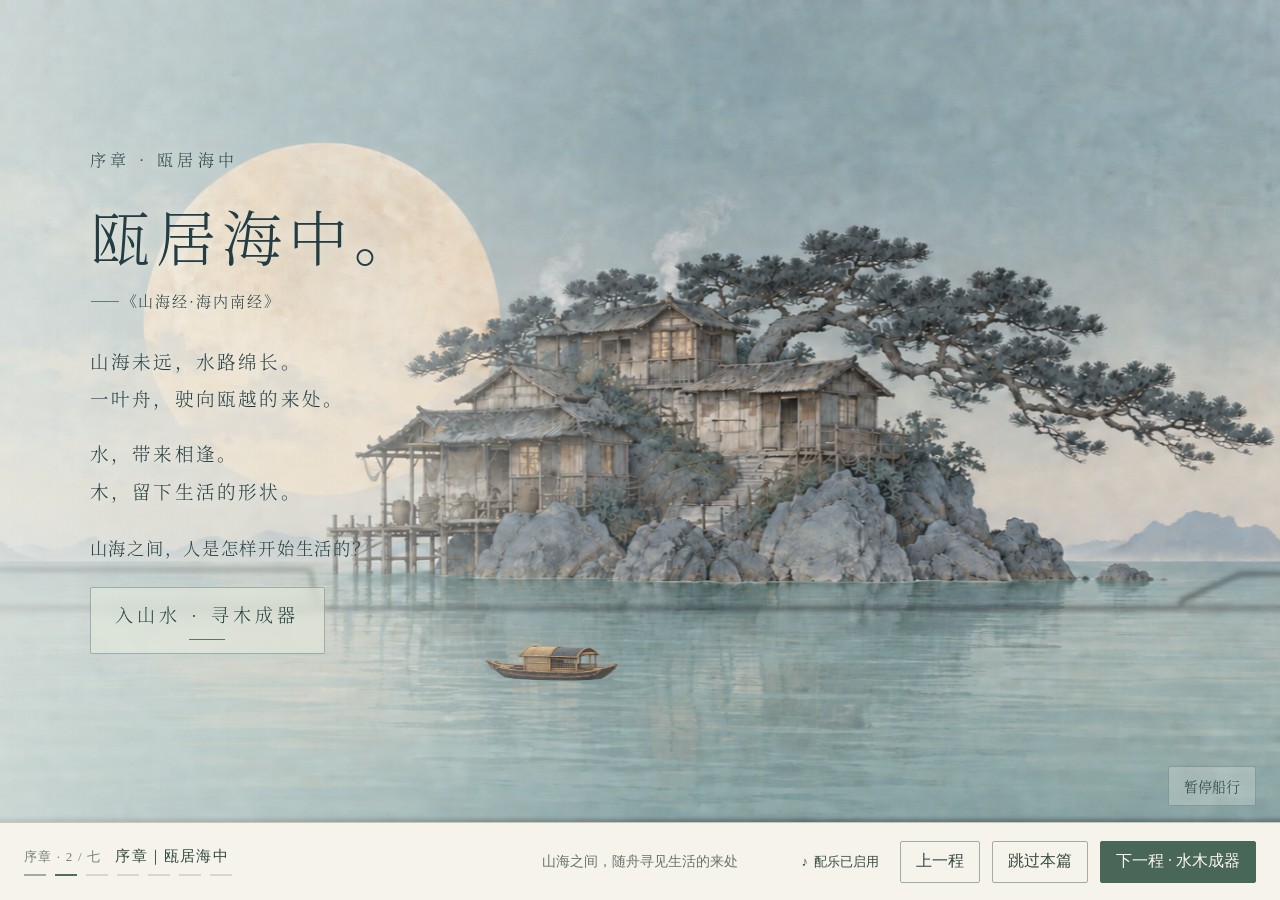
<file: prologue.html>
<!doctype html>
<html lang="zh-CN">
<head>
  <meta charset="utf-8"><meta name="viewport" content="width=device-width,initial-scale=1,viewport-fit=cover">
  <meta name="theme-color" content="#a6bbc1"><title>序章 · 瓯居海中</title><link rel="stylesheet" href="journey.css?v=20261014-fast1"><link rel="stylesheet" href="journey-shared.css"><script src="journey-bridge.js"></script>
<script src="water-motion.js?v=20261018-water1"></script><link rel="stylesheet" href="mobile-layout.css?v=20261018-mobile2"><script src="mobile-layout.js?v=20261018-mobile2" defer></script></head>
<body class="prologue-page">
  <main class="scene prologue" aria-labelledby="prologue-title">
    <div class="artboard"><img class="backdrop" src="assets/prologue-clean.png" alt="月色映照山海，松树和木屋依岩而居，一叶小舟缓缓过水"><div class="boat-route prologue-route" aria-hidden="true"><img class="boat" src="assets/boat.png" alt=""></div></div>
    <div class="mist" aria-hidden="true"></div>
    <a class="back-link" href="index.html">回到卷首</a>
    <article class="prologue-copy">
      <p class="eyebrow reveal" style="--delay:.2s">序章 · 瓯居海中</p>
      <h1 id="prologue-title" class="reveal" style="--delay:.7s">瓯居海中。</h1>
      <p class="source reveal" style="--delay:1.1s">——《山海经·海内南经》</p>
      <div class="poem reveal" style="--delay:1.8s"><p>山海未远，水路绵长。<br>一叶舟，驶向瓯越的来处。</p><p>水，带来相逢。<br>木，留下生活的形状。</p></div>
      <p class="question reveal" style="--delay:2.7s">山海之间，人是怎样开始生活的？</p>
      <a class="enter reveal" href="woodtype/start.html" style="--delay:3.2s">入山水 · 寻木成器<span class="button-line" aria-hidden="true"></span></a>
    </article>
    <span class="chapter-number">序章 / 七层行旅</span><button class="motion-control" type="button" aria-pressed="false">暂停船行</button>
  </main><div class="transition-veil" aria-hidden="true"></div><script src="journey.js"></script>
</body></html>
</file>
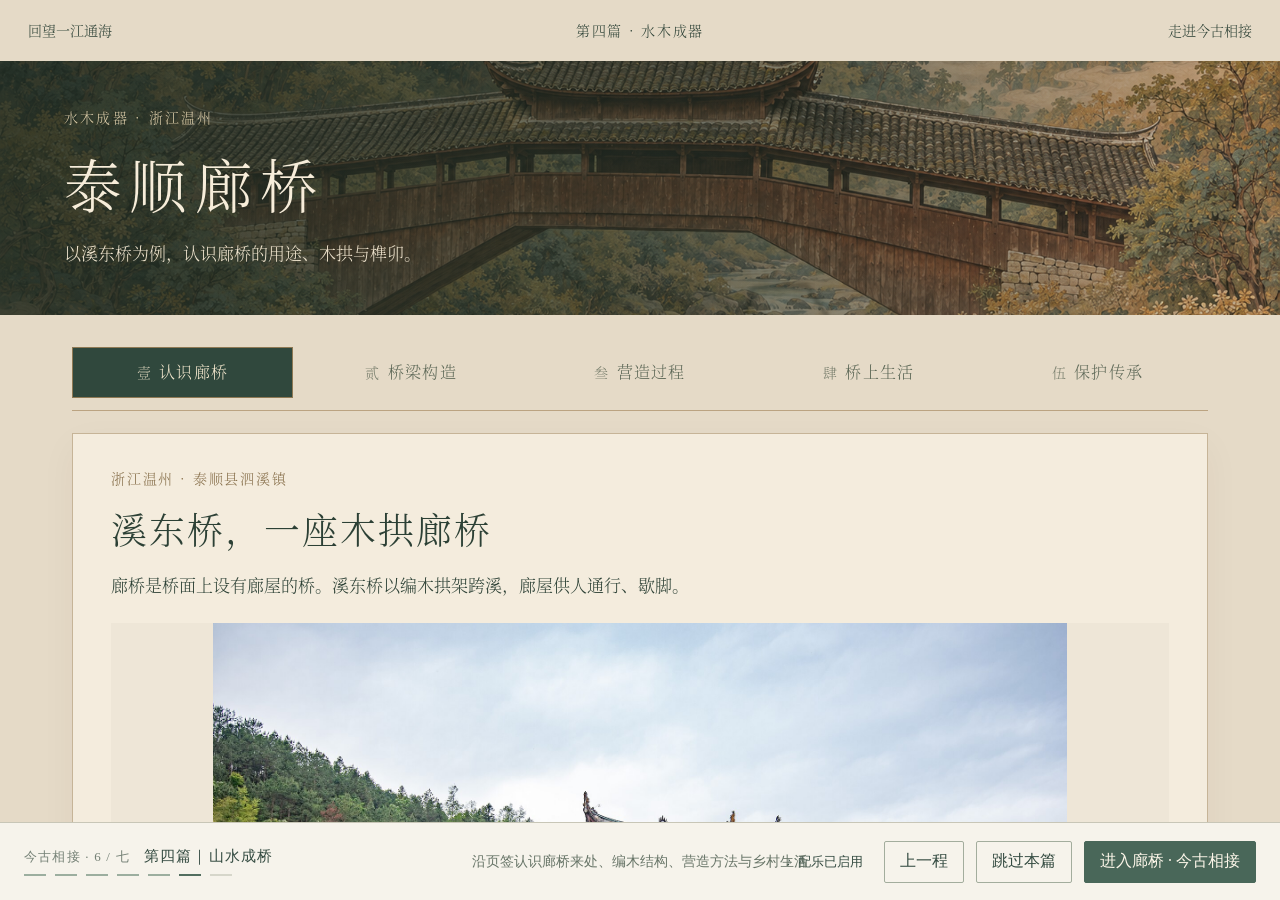
<file: bridge/intro.html>
<!doctype html>
<html lang="zh-CN">
<head>
  <meta charset="utf-8"><meta name="viewport" content="width=device-width,initial-scale=1">
  <meta name="theme-color" content="#30483d">
  <meta name="description" content="通过溪东桥实景、编木拱架研究图和榫卯试件，认识泰顺木拱廊桥。">
  <title>泰顺廊桥｜水木之间</title><link rel="stylesheet" href="./intro.css?v=20261014-fast1">
<script src="../water-motion.js?v=20261018-water1"></script><link rel="stylesheet" href="../mobile-layout.css?v=20261018-mobile2"><script src="../mobile-layout.js?v=20261018-mobile2" defer></script></head>
<body>
  <link rel="stylesheet" href="../journey-shared.css"><script src="../journey-bridge.js"></script>
  <header class="topbar"><a href="../chapter.html?chapter=sea">回望一江通海</a><span class="chapter">第四篇 · 水木成器</span><a href="../chapter.html?chapter=present">走进今古相接</a></header>
  <section class="hero" aria-labelledby="title">
    <img src="./assets/bridge-illustration-banner.png" alt="" aria-hidden="true">
    <div class="hero-inner"><p class="eyebrow">水木成器 · 浙江温州</p><h1 id="title">泰顺廊桥</h1><p class="hero-copy">以溪东桥为例，认识廊桥的用途、木拱与榫卯。</p></div>
  </section>
  <main class="reading-shell">
    <div class="tabs" role="tablist" aria-label="认识泰顺廊桥">
      <button id="tab-origin" role="tab" type="button" aria-controls="origin" aria-selected="true" tabindex="0"><small>壹</small>认识廊桥</button>
      <button id="tab-structure" role="tab" type="button" aria-controls="structure" aria-selected="false" tabindex="-1"><small>贰</small>桥梁构造</button>
      <button id="tab-craft" role="tab" type="button" aria-controls="craft" aria-selected="false" tabindex="-1"><small>叁</small>营造过程</button>
      <button id="tab-life" role="tab" type="button" aria-controls="life" aria-selected="false" tabindex="-1"><small>肆</small>桥上生活</button>
      <button id="tab-legacy" role="tab" type="button" aria-controls="legacy" aria-selected="false" tabindex="-1"><small>伍</small>保护传承</button>
    </div>
    <section class="panel" id="origin" role="tabpanel" aria-labelledby="tab-origin" tabindex="0">
      <p class="section-label">浙江温州 · 泰顺县泗溪镇</p><h2>溪东桥，一座木拱廊桥</h2>
      <p class="lead">廊桥是桥面上设有廊屋的桥。溪东桥以编木拱架跨溪，廊屋供人通行、歇脚。</p>
      <figure class="document-photo feature-photo"><button class="photo-open" type="button" data-lightbox="./assets/xidong-overview.jpg" aria-label="放大查看溪东桥全景"><img src="./assets/xidong-overview.jpg" alt="溪东桥全景：灰瓦廊屋、红色风雨板和两岸石砌桥台" fetchpriority="high"></button><figcaption>溪东桥全景。摄影：Siyuwj（2021） / <a href="https://commons.wikimedia.org/wiki/File:泰顺溪东桥,_2021-05-03_02.jpg" target="_blank" rel="noopener">Wikimedia Commons</a> · <a href="https://creativecommons.org/licenses/by-sa/4.0/" target="_blank" rel="noopener">CC BY-SA 4.0</a>。画面后方的石拱桥是另一座桥。</figcaption></figure>
      <div class="fact-strip"><article><h3>跨溪通行</h3><p>连接两岸村道。</p></article><article><h3>遮风避雨</h3><p>廊屋保护行人与桥体。</p></article><article><h3>编木成拱</h3><p>交错木料组成承重拱架。</p></article></div>
      <p class="source">资料：<a href="https://www.ihchina.cn/tenyear_protect_detail/19971.html" target="_blank" rel="noopener">中国非遗网 · 泰顺廊桥保护实践</a>。互动模型为展览示意，不是工程测绘模型。</p>
    </section>
    <section class="panel" id="structure" role="tabpanel" aria-labelledby="tab-structure" tabindex="0" hidden>
      <p class="section-label">实景 · 拱架 · 榫卯</p><h2>廊桥由哪些部分组成？</h2>
      <nav class="reading-guide" aria-label="结构阅读导航"><a href="#bridge-real">01 · 实景</a><a href="#bridge-weaving">02 · 拱架</a><a href="#bridge-joints">03 · 榫卯</a></nav>
      <section class="exhibit-section" id="bridge-real" aria-labelledby="real-title">
        <div class="exhibit-heading"><span class="folio">01</span><div><p class="section-label">溪东桥实景</p><h3 id="real-title">五个主要部分</h3></div><span class="photo-hint">点击图片放大</span></div>
        <figure class="document-photo overview-photo"><div class="photo-surface"><button class="photo-open" type="button" data-lightbox="./assets/xidong-overview.jpg" aria-label="放大溪东桥实景"><img src="./assets/xidong-overview.jpg" alt="溪东桥实景，编号依次标出屋顶、廊屋、风雨板、拱架及桥台" loading="lazy"></button><span class="photo-pin" style="--x:54%;--y:38%" aria-hidden="true">1</span><span class="photo-pin" style="--x:56%;--y:46%" aria-hidden="true">2</span><span class="photo-pin" style="--x:51%;--y:53%" aria-hidden="true">3</span><span class="photo-pin" style="--x:70%;--y:61%" aria-hidden="true">4</span><span class="photo-pin" style="--x:23%;--y:59%" aria-hidden="true">5</span></div><figcaption>摄影：Siyuwj / <a href="https://commons.wikimedia.org/wiki/File:泰顺溪东桥,_2021-05-03_02.jpg" target="_blank" rel="noopener">原图</a> · <a href="https://creativecommons.org/licenses/by-sa/4.0/" target="_blank" rel="noopener">CC BY-SA 4.0</a>。编号为网页叠加标注，原图未修改。</figcaption></figure>
        <ol class="part-reading compact-parts"><li><span>1</span><div><h4>屋顶</h4><p>瓦面与出檐遮雨。</p></div></li><li><span>2</span><div><h4>廊屋</h4><p>梁柱支撑屋架，供人通行。</p></div></li><li><span>3</span><div><h4>风雨板</h4><p>红色木板遮护桥身侧面。</p></div></li><li><span>4</span><div><h4>编木拱架</h4><p>桥面下的交错木料承重。</p></div></li><li><span>5</span><div><h4>桥台</h4><p>承接木拱传来的竖向力与水平推力。</p></div></li></ol>
      </section>
      <section class="exhibit-section" id="bridge-weaving" aria-labelledby="weaving-title">
        <div class="exhibit-heading"><span class="folio">02</span><div><p class="section-label">编木拱架</p><h3 id="weaving-title">三节、五节两套体系相互穿插</h3></div></div>
        <div class="weaving-reading"><figure class="document-photo research-photo system-photo"><button class="photo-open" type="button" data-lightbox="./assets/woven-system.jpg" aria-label="放大编木拱桥体系图"><img src="./assets/woven-system.jpg" alt="三节与五节木料体系穿插，并列组成编木拱架" loading="lazy"></button><figcaption>编木拱桥体系。杨艳等（2024），图2。闽浙编木拱桥研究图。</figcaption></figure><div class="weaving-copy"><div class="reading-points"><article><small>① 三节体系</small><p>两侧斜肋与中间平肋相连。</p></article><article><small>② 五节体系</small><p>每侧由上、下斜肋接到中间平肋。</p></article><article><small>③ 横梁联系</small><p>两套体系穿插，横梁联系并列的木料。<a class="reference-mark" href="#bridge-bibliography">[1][2]</a></p></article></div><div class="force-path"><p class="section-label">简化的竖向荷载路径</p><ol><li>廊屋与桥面</li><li>木拱架</li><li>桥台与岸基</li></ol><p>实际受力还取决于节点与各构件之间的联系。</p></div></div></div>
      </section>
      <section class="exhibit-section" id="bridge-joints" aria-labelledby="joints-title">
        <div class="exhibit-heading"><span class="folio">03</span><div><p class="section-label">榫卯节点</p><h3 id="joints-title">榫头进入卯口，连接两根木料</h3></div></div>
        <p class="joint-intro">榫是凸出的接头，卯是与它配合的槽口。接触面通过承压、摩擦等作用传力。<a class="reference-mark" href="#bridge-bibliography">[1][3]</a></p>
        <figure class="document-photo research-photo wide-specimen"><button class="photo-open" type="button" data-lightbox="./assets/joint-specimen.jpg" aria-label="放大燕尾榫节点实体试件"><img src="./assets/joint-specimen.jpg" alt="左图为平肋端部燕尾形榫头，右图为与两根横梁连接后的H形试件" loading="lazy"></button><figcaption>燕尾榫节点试件。左：榫头；右：组装后的“H”形试件。杨艳等（2024），图4。</figcaption></figure>
        <div class="fact-strip joint-facts"><article><h4>榫头</h4><p>燕尾形榫头，头宽、颈窄。</p></article><article><h4>卯口</h4><p>开在横梁上，形状与榫头匹配。</p></article><article><h4>连接</h4><p>图右的平肋连接两根横梁。</p></article></div>
        <figure class="document-photo research-photo node-photo"><button class="photo-open" type="button" data-lightbox="./assets/woven-joint.jpg" aria-label="放大直榫、燕尾榫和透榫的节点图"><img src="./assets/woven-joint.jpg" alt="编木拱桥节点研究图，标注直榫、燕尾榫、透榫及其所在位置" loading="lazy"></button><figcaption>直榫、燕尾榫、透榫在桥中的位置。杨艳等（2024），图15。点击放大查看原图标注。</figcaption></figure>
        <p class="research-note">以上为闽浙编木拱桥的研究图与试件，不是溪东桥的现场测绘。具体节点以该桥实测资料为准。</p>
      </section>
      <details class="bibliography" id="bridge-bibliography"><summary>参考文献与图像来源 <span>展开查看</span></summary><ol>
        <li><a href="https://transport.chd.edu.cn/cn/article/doi/10.19818/j.cnki.1671-1637.2024.05.008" target="_blank" rel="noopener">[1] 杨艳等. 闽浙编木拱桥燕尾榫节点力学模型[J]. 交通运输工程学报, 2024, 24(5):113–130.</a><p>图2、图4、图15；原图保持完整，按 <a href="https://creativecommons.org/licenses/by/3.0/" target="_blank" rel="noopener">CC BY 3.0</a> 许可使用。</p></li>
        <li><a href="https://gcxyxb.fjut.edu.cn/oa/darticle.aspx?id=202204001&amp;type=view" target="_blank" rel="noopener">[2] 张铮等. 闽浙木拱廊桥结构研究综述[J]. 福建工程学院学报, 2022, 20(4):307–313.</a></li>
        <li><a href="https://lcgy.cbpt.cnki.net/portal/journal/portal/client/paper/43d70633331a4fe65234bd60c5ca85f5" target="_blank" rel="noopener">[3] 张铮等. 闽浙木拱廊桥榫卯节点受力性能研究[J]. 林产工业, 2023, 60(7):58–63,74.</a></li>
        <li><a href="https://link.springer.com/article/10.1186/s10086-022-02011-y" target="_blank" rel="noopener">Han Y, Chun Q, Wang H. Quantitative safety evaluation of ancient Chinese timber arch lounge bridges. Journal of Wood Science, 2022, 68:4.</a></li>
        <li><a href="https://xbzrb1.fzu.edu.cn/ch/reader/view_abstract.aspx?file_no=201106167&amp;flag=1" target="_blank" rel="noopener">张鹰. 闽浙木拱廊桥的建构技术解析[J]. 福州大学学报（自然科学版）, 2011, 39(6):917–922.</a></li>
      </ol></details>
    </section>
    <section class="panel" id="craft" role="tabpanel" aria-labelledby="tab-craft" tabindex="0" hidden>
      <p class="section-label">传统营造</p><h2>选址备料，编拱建廊</h2><p class="lead">主墨师傅主持营造，木匠、石匠、瓦匠等分工协作。</p>
      <div class="step-nav craft-steps" role="group" aria-label="营造环节"><button type="button" data-build="0" aria-pressed="true"><span>01</span>选址备料</button><button type="button" data-build="1" aria-pressed="false"><span>02</span>编木成拱</button><button type="button" data-build="2" aria-pressed="false"><span>03</span>建廊覆瓦</button><button type="button" data-build="3" aria-pressed="false"><span>04</span>巡查修护</button></div>
      <div class="step-body craft-body" aria-live="polite" aria-atomic="true"><div class="craft-mark" aria-hidden="true"><span id="buildNumber">01</span></div><div><p class="section-label" id="buildEra">桥址与材料</p><h3 id="buildTitle">选址备料</h3><p id="buildCopy">根据河道、跨度与两岸地基确定桥址，备好木料。</p><p class="step-detail" id="buildDetail">四项为营造与维护的概览，不是具体古桥的施工清单。</p></div></div>
      <p class="source">资料：<a href="https://www.ihchina.cn/project_details/19966.html" target="_blank" rel="noopener">中国非遗网 · 木拱桥传统营造技艺（泰顺县）</a>；<a href="https://ich.unesco.org/en/RL/traditional-design-and-practices-for-building-chinese-wooden-arch-bridges-02156" target="_blank" rel="noopener">UNESCO · 中国木拱桥传统营造技艺</a>。</p>
    </section>
    <section class="panel" id="life" role="tabpanel" aria-labelledby="tab-life" tabindex="0" hidden>
      <p class="section-label">使用与社区</p><h2>过桥，也在桥上歇脚</h2>
      <figure class="document-photo feature-photo"><button class="photo-open" type="button" data-lightbox="./assets/xidong-049.jpg" aria-label="放大查看溪东桥廊屋内景"><img src="./assets/xidong-049.jpg" alt="溪东桥廊屋内景，梁柱与木桥面组成通行空间" loading="lazy"></button><figcaption>溪东桥廊屋内景。摄影：shaoqun li（2008） / <a href="https://commons.wikimedia.org/wiki/File:Xidong_Bridge_049.jpg" target="_blank" rel="noopener">Wikimedia Commons</a> · <a href="https://creativecommons.org/licenses/by-sa/3.0/" target="_blank" rel="noopener">CC BY-SA 3.0</a>。原图未修改。</figcaption></figure>
      <div class="fact-strip"><article><h3>通行</h3><p>桥面连接两岸道路。</p></article><article><h3>休憩</h3><p>廊屋提供遮雨、歇脚的空间。</p></article><article><h3>社区活动</h3><p>木拱廊桥也可承载地方信仰和聚会活动。</p></article></div>
      <p class="source">资料：<a href="https://ich.unesco.org/en/RL/traditional-design-and-practices-for-building-chinese-wooden-arch-bridges-02156" target="_blank" rel="noopener">UNESCO · 木拱桥与社区生活</a>。各桥的具体用途因地方习俗而异。</p>
    </section>
    <section class="panel" id="legacy" role="tabpanel" aria-labelledby="tab-legacy" tabindex="0" hidden>
      <p class="section-label">非遗保护</p><h2>保护桥体，也传承营造技艺</h2>
      <div class="legacy-reading">
        <figure class="document-photo inheritors-photo"><button class="photo-open" type="button" data-lightbox="./assets/taishun-inheritors-2021.jpg" aria-label="放大查看三位廊桥传承人参与营造的现场"><img src="./assets/taishun-inheritors-2021.jpg" alt="从上到下：曾家快在文兴桥、赖永斌在文重桥、郑昌贵在薛宅桥参与营造" width="431" height="654" loading="lazy"></button><figcaption>廊桥传承人参与营造。Huang Zi，<a href="https://www.iccrom.org/sites/default/files/publications/2021-03/vol2_icomos-iccrom_publication_2.pdf#page=49" target="_blank" rel="noopener">泰顺廊桥修复案例</a>，图23，印刷页47。© ICCROM / ICOMOS，2021 · <a href="https://creativecommons.org/licenses/by-nc-sa/4.0/" target="_blank" rel="noopener">CC BY-NC-SA 4.0（非商业）</a>。原图提取，未修改。</figcaption></figure>
        <div class="legacy-copy">
          <p class="section-label">传承实践</p><h3>在营造中传承</h3>
          <p class="legacy-intro">曾家快、赖永斌、郑昌贵参与廊桥营造。传统手艺通过实际营造、师傅带徒延续。</p>
          <div class="honours"><article><p class="year">2008</p><h3>国家级非遗名录</h3><p>木拱桥传统营造技艺列入第二批国家级非遗名录，泰顺为申报地区之一。</p></article><article><p class="year">2024</p><h3>人类非遗代表作名录</h3><p>中国木拱桥传统营造技艺从2009年列入的急需保护名录转入代表作名录。</p></article></div>
          <p class="brief-note">测绘建档、日常巡查、传统修缮，保护桥体，也为传承保留实践机会。</p>
        </div>
      </div>
      <p class="source">资料：<a href="https://www.ihchina.cn/tenyear_protect_detail/19971.html" target="_blank" rel="noopener">中国非遗网 · 泰顺廊桥保护实践</a>；<a href="https://ich.unesco.org/en/RL/traditional-design-and-practices-for-building-chinese-wooden-arch-bridges-02156" target="_blank" rel="noopener">UNESCO · 名录与保护说明</a>。</p>
    </section>
    <div class="pager"><button type="button" id="previous" disabled>上一页</button><span class="page-count" id="pageCount" aria-live="polite">01 / 05 · 认识廊桥</span><button type="button" id="next">下一页</button></div>
    <div class="continue"><p>我们用完整的木构廊桥呈现传统技艺，用粒子的聚散探索它的当代数字表达。拖动时，同一座桥在两种形态间转换，让古老的营造与今天的技术相接。</p><a class="primary" href="../chapter.html?chapter=present">进入廊桥 · 今古相接</a></div>
  </main><footer>水木之间 · 生生瓯越</footer><script src="./intro.js"></script>
</body>
</html>
</file>
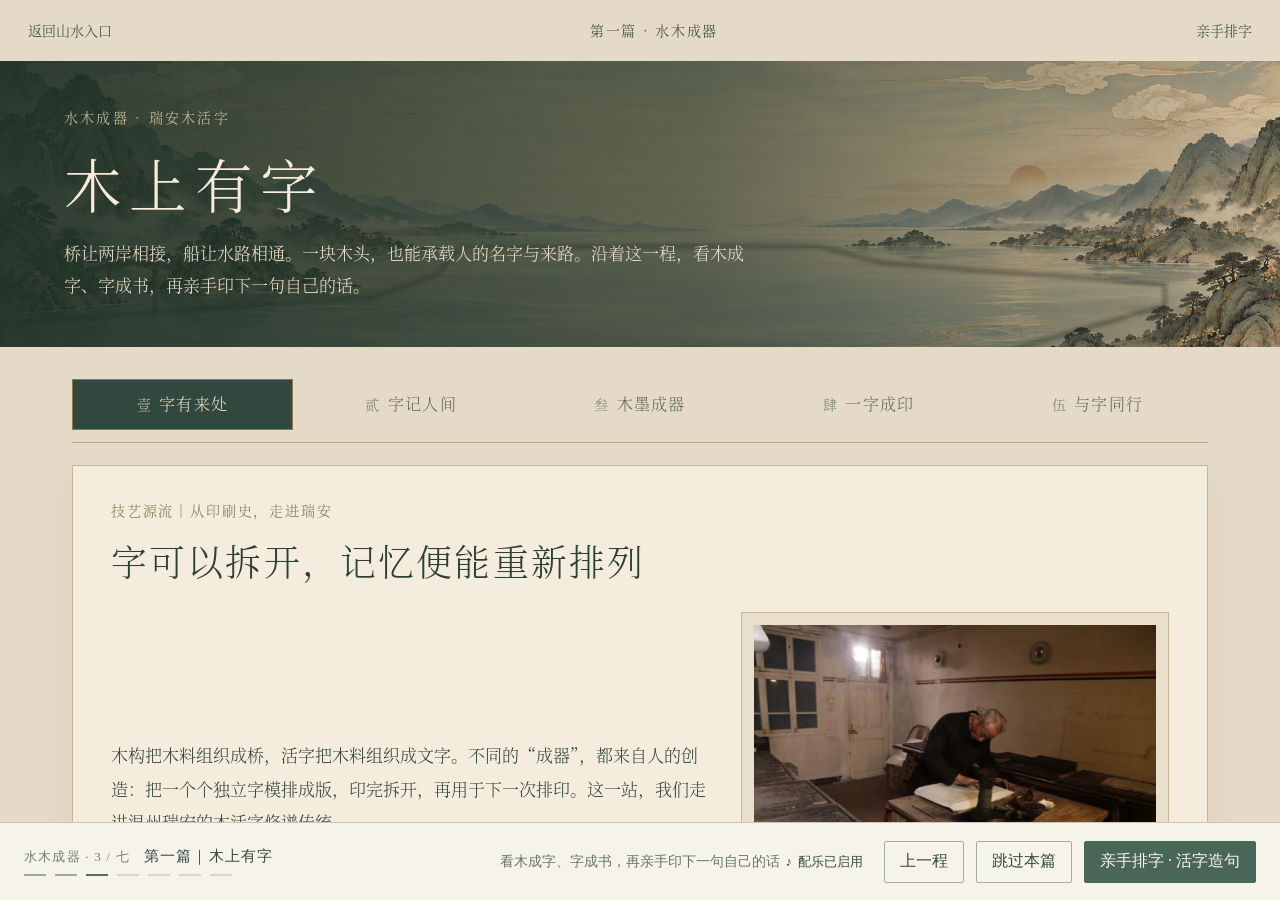
<file: woodtype/intro.html>
<!doctype html>
<html lang="zh-CN">
<head>
  <meta charset="utf-8">
  <meta name="viewport" content="width=device-width,initial-scale=1">
  <meta name="theme-color" content="#30483d">
  <meta name="description" content="认识温州瑞安木活字：技艺源流、谱牒文化、刻字拣字与刷印方法。">
  <title>木上有字 · 瑞安木活字｜水木之间</title>
  <style>
@import url("./assets/shuimu-silk.css");
@import url("./assets/shuimu-oldsong.css");

    
    
    :root{color-scheme:light;--ink:#2c4035;--silk:#f4ecdd;--gold:#a48657;--muted:#62715f;font:300 16px/1.8 "Shuimu Silk",serif}
    *{box-sizing:border-box}body{margin:0;background:#e5dac7;color:var(--ink)}
    a{color:inherit}button{font:inherit;cursor:pointer}h1,h2,h3,p{margin:0}h1,h2,h3,strong{font-weight:300}
    a:focus-visible,button:focus-visible,[tabindex]:focus-visible{outline:3px solid #a8783d;outline-offset:4px}
    [hidden]{display:none!important}
    .topbar{max-width:1320px;margin:auto;padding:18px 28px;display:flex;align-items:center;justify-content:space-between;gap:20px;font-size:.875rem}
    .topbar a{text-decoration:none}.chapter{letter-spacing:.12em}
    .hero{position:relative;isolation:isolate;overflow:hidden;background:#32483e;color:#f7edda}
    .hero img{position:absolute;z-index:-2;inset:0;width:100%;height:100%;object-fit:cover;object-position:center 54%}
    .hero:after{content:"";position:absolute;z-index:-1;inset:0;background:linear-gradient(90deg,rgba(30,49,39,.92),rgba(30,49,39,.66) 55%,rgba(30,49,39,.13))}
    .hero-inner{max-width:1320px;margin:auto;padding:44px 64px 46px}
    .eyebrow{font-size:.875rem;letter-spacing:.16em;color:#dbcca9}
    h1{font-size:clamp(2.25rem,4.5vw,4.2rem);letter-spacing:.13em;line-height:1.5;margin:10px 0}
    .hero-copy{max-width:680px;font-size:1.0625rem;color:#f0e5cf;line-height:1.9}
    .reading-shell{max-width:1192px;margin:32px auto 48px;padding:0 28px}
    .tabs{display:grid;grid-template-columns:repeat(5,1fr);border-bottom:1px solid #bba381;gap:8px;padding-bottom:12px}
    .tabs button{border:1px solid transparent;background:transparent;color:#5c6756;padding:10px 6px;font-size:1rem;letter-spacing:.08em}
    .tabs button[aria-selected="true"]{background:#30483d;color:#f5e9cf;border-color:#8e7954}
    .tabs button:hover{border-color:#a38e6a}
    .tabs small{font-size:.875rem;opacity:.8;margin-right:.5em}
    .panel{background:var(--silk);border:1px solid #c6b497;margin-top:22px;padding:32px 38px;box-shadow:0 12px 35px #4034260b}
    .section-label{font-size:.875rem;letter-spacing:.13em;color:#856d48;margin-bottom:8px}
    h2{font-size:clamp(1.65rem,2.8vw,2.25rem);line-height:1.65;letter-spacing:.06em}
    .lead{font-size:1.0625rem;line-height:1.95;margin:12px 0 24px;max-width:920px}
    .timeline{display:grid;grid-template-columns:repeat(3,1fr);gap:28px;margin-top:28px}
    .timeline article{border-top:2px solid #b09970;padding-top:15px}
    .era{color:#8b7047;font-size:.875rem;letter-spacing:.1em}
    h3{font-size:1.1875rem;line-height:1.7;margin:7px 0 10px}
    .timeline p,.context p{line-height:1.95}
    .location{display:flex;gap:12px;align-items:center;flex-wrap:wrap;padding:18px 0 0;margin-top:24px;border-top:1px solid #d4c5ab;font-size:.875rem;color:#687360}
    .location span{border:1px solid #c6b99f;padding:3px 12px}
    .source{font-size:.8125rem;line-height:1.8;color:#6d7567;margin-top:24px}
    .source a{text-underline-offset:3px}
    .context{display:grid;grid-template-columns:1fr 1fr;gap:28px;margin-top:20px}
    .context article{padding:18px 22px;border-left:2px solid #b29568;background:#e9dfcb73}
    .quote{border-top:1px solid #cbb898;border-bottom:1px solid #cbb898;padding:20px 0;margin-top:26px;font-size:1.25rem;letter-spacing:.08em}
    .quote small{display:block;font-size:.875rem;color:#77806d;letter-spacing:.03em;margin-top:4px}
    .step-nav{display:grid;grid-template-columns:repeat(6,1fr);gap:7px;margin:22px 0}
    .step-nav button{padding:10px 4px;background:#e4d6bd;border:1px solid #b7a384;color:#415343;font-size:.875rem}
    .step-nav button[aria-pressed="true"]{background:#30483d;color:#f2e5ca}
    .step-nav span{display:block;font-size:.8125rem}
    .step-body{display:grid;grid-template-columns:1fr 1.5fr;gap:30px;align-items:center;padding:22px;background:#e9dfcc;border:1px solid #d2c1a2;min-height:215px}
    .step-body h3{font-size:1.375rem;margin-top:0}.step-body p{font-size:1rem;line-height:1.9}
    .step-detail{margin-top:12px;color:#586753;font-size:.875rem!important}
    .demo{display:flex;align-items:center;justify-content:center;gap:16px;min-height:145px}
    .sample{display:grid;place-items:center;width:90px;height:105px;font:400 3.15rem/1 "Shuimu Old Song",serif;border:1px solid #aa8b60;background:#b58f62;color:#2e3125}
    .sample.reverse span{transform:scaleX(-1)}
    .sample.paper{background:#f9f3e6;border-color:#c5b496}
    .demo-label{font-size:.8125rem;color:#6b735e;text-align:center}
    .relation{width:28px;border-top:1px solid #a8926c}
    .keypoint{margin-top:16px;font-size:.875rem;color:#5e6c5a}
    .honours{display:grid;grid-template-columns:1fr 1fr;gap:22px;margin:24px 0}
    .honours article{padding:18px 22px;border:1px solid #c8b796}
    .story-split{display:grid;grid-template-columns:1.4fr 1fr;gap:30px;align-items:center;margin-top:22px}
    .story-split p{line-height:1.95}.story-split .lead{margin:10px 0}
    figure{margin:0}.photo-slot{padding:12px;border:1px solid #c8b796;background:#e9dfcb}
    .photo-open{display:block;width:100%;padding:0;border:0;background:transparent;cursor:zoom-in}
    .photo-open img{display:block;width:100%;height:auto;max-height:340px;object-fit:contain;background:#e5d9c3}
    .photo-gallery{display:grid;grid-template-columns:1fr 1fr;gap:22px;margin-top:26px}
    .photo-gallery .photo-open img{height:250px;object-fit:contain}
    dialog{width:min(1000px,92vw);max-height:90dvh;border:1px solid #ab936c;background:#f1e8d6;color:#30483d;padding:18px 22px}
    dialog::backdrop{background:#14291ee0}dialog img{display:block;max-width:100%;max-height:66dvh;object-fit:contain;margin:15px auto}
    .photo-dialog-head{display:flex;justify-content:space-between;align-items:center;gap:20px}.photo-dialog-head h2{font-size:1.15rem}
    .photo-dialog-head button{border:1px solid #ae976d;padding:5px 15px;background:transparent;color:inherit}dialog p{font-size:.875rem;line-height:1.8}
    @media(max-width:720px){.photo-gallery{grid-template-columns:1fr}.photo-gallery .photo-open img{height:auto}}
    .photo-pending{min-height:190px;display:flex;flex-direction:column;align-items:center;justify-content:center;gap:9px;color:#64715f;border:1px solid #cec0a7;background:#eee6d7}
    .photo-pending span{font-size:.8125rem;letter-spacing:.1em}.photo-pending a{font-size:.875rem;text-underline-offset:4px}
    figcaption{font-size:.8125rem;line-height:1.75;color:#66705f;margin-top:9px}
    .materials{display:grid;grid-template-columns:repeat(2,1fr);gap:18px;margin:20px 0}
    .materials article{border-top:1px solid #bda47f;padding:16px 18px;background:#e8ddc75e}
    .materials h3{margin-top:0}.materials p{font-size:.9375rem;line-height:1.9}
    .material-tag{font-size:.8125rem;color:#8b7148;letter-spacing:.08em}
    .material-photos{display:grid;grid-template-columns:1fr 1fr;gap:18px;margin-top:24px}
    .step-photo{margin-top:18px}.step-photo .photo-pending{min-height:125px}
    .year{font-size:1.75rem;line-height:1.5;color:#8b7148}
    .continue{display:flex;align-items:center;justify-content:space-between;gap:20px;margin-top:24px;padding-top:22px;border-top:1px solid #bba381}
    .continue p{font-size:.9375rem;color:#687360}
    .primary{display:inline-block;padding:10px 24px;text-decoration:none;color:#f4e7cc;background:#30483d;border:1px solid #a48c63;white-space:nowrap}
    .pager{display:flex;justify-content:space-between;align-items:center;gap:14px;margin-top:22px}
    .pager button{background:transparent;border:1px solid #bba381;color:#4e614f;padding:6px 16px;font-size:.875rem}
    .pager button:disabled{opacity:.45;cursor:default}.page-count{font-size:.875rem;color:#6b765f}
    footer{font-size:.8125rem;color:#6b765f;text-align:center;padding:0 24px 30px}
    @media(max-width:720px){.topbar{padding:14px 18px;font-size:.8125rem}.chapter{letter-spacing:0}.hero-inner{padding:30px 24px 34px}.hero-copy{font-size:1rem}.reading-shell{padding:0 16px;margin-top:22px}.panel{padding:24px 20px}.tabs{gap:3px}.tabs button{font-size:.8125rem;padding:9px 0;letter-spacing:0}.tabs small{display:block;margin:0}.timeline,.context,.honours,.story-split,.materials,.material-photos{grid-template-columns:1fr;gap:18px}.step-nav{grid-template-columns:repeat(3,1fr)}.step-body{grid-template-columns:1fr;gap:15px;padding:18px}.continue{align-items:flex-start;flex-direction:column}.primary{width:100%;text-align:center}.quote{font-size:1.0625rem}}
    @media(prefers-reduced-motion:no-preference){.panel{animation:page-in .28s ease}@keyframes page-in{from{opacity:.3;transform:translateY(6px)}to{opacity:1;transform:translateY(0)}}}
  </style>
<script src="../water-motion.js?v=20261018-water1"></script><link rel="stylesheet" href="../mobile-layout.css?v=20261018-mobile2"><script src="../mobile-layout.js?v=20261018-mobile2" defer></script></head>
<body>
  <link rel="stylesheet" href="../journey-shared.css"><script src="../journey-bridge.js"></script>
  <header class="topbar"><a href="./start.html">返回山水入口</a><span class="chapter">第一篇 · 水木成器</span><a href="./index.html">亲手排字</a></header>
  <section class="hero" aria-labelledby="title">
    <img src="./assets/shanshui-banner.png" alt="" aria-hidden="true">
    <div class="hero-inner"><p class="eyebrow">水木成器 · 瑞安木活字</p><h1 id="title">木上有字</h1><p class="hero-copy">桥让两岸相接，船让水路相通。一块木头，也能承载人的名字与来路。沿着这一程，看木成字、字成书，再亲手印下一句自己的话。</p></div>
  </section>
  <main class="reading-shell">
    <div class="tabs" role="tablist" aria-label="认识瑞安木活字">
      <button id="tab-origin" role="tab" type="button" aria-controls="origin" aria-selected="true" tabindex="0"><small>壹</small>字有来处</button>
      <button id="tab-context" role="tab" type="button" aria-controls="context" aria-selected="false" tabindex="-1"><small>贰</small>字记人间</button>
      <button id="tab-materials" role="tab" type="button" aria-controls="materials" aria-selected="false" tabindex="-1"><small>叁</small>木墨成器</button>
      <button id="tab-method" role="tab" type="button" aria-controls="method" aria-selected="false" tabindex="-1"><small>肆</small>一字成印</button>
      <button id="tab-legacy" role="tab" type="button" aria-controls="legacy" aria-selected="false" tabindex="-1"><small>伍</small>与字同行</button>
    </div>
    <section class="panel" id="origin" role="tabpanel" aria-labelledby="tab-origin" tabindex="0">
      <p class="section-label">技艺源流｜从印刷史，走进瑞安</p><h2>字可以拆开，记忆便能重新排列</h2>
      <div class="story-split"><p class="lead">木构把木料组织成桥，活字把木料组织成文字。不同的“成器”，都来自人的创造：把一个个独立字模排成版，印完拆开，再用于下一次排印。这一站，我们走进温州瑞安的木活字修谱传统。</p><figure class="photo-slot"><button class="photo-open" type="button" data-lightbox="./assets/heritage/lin-chuyin-printing.png" aria-label="放大查看林初寅使用木活字印刷的照片"><img src="./assets/heritage/lin-chuyin-printing.png" alt="林初寅俯身在印台前，用木活字进行印刷" width="982" height="661"></button><figcaption>国家级非遗代表性传承人林初寅在用木活字进行印刷。来源：中国非遗网专题，图片由用户提供。点击图片可放大。</figcaption></figure></div>
      <div class="timeline">
        <article><div class="era">宋元之间 · 技术发展</div><h3>从整块字版，到可拆换的字</h3><p>在毕昇活字印刷思想的启发下，木料逐渐被用于可重复排印的单字。木活字的确切起源年代和发明者尚未确证，官方非遗资料在宋元印刷史中讨论其发展。</p></article>
        <article><div class="era">元代 · 工艺记录</div><h3>《农书》留下造活字印书法</h3><p>王祯记录了制字、归类、排版和刷印的方法。瑞安东源流传的工序与这些记载基本相合，为理解技艺的延续提供了线索。</p></article>
        <article><div class="era">地方传承 · 东源谱师</div><h3>一门修谱手艺，代代相授</h3><p>据东源王氏家族宗谱记载，先祖来自福建安溪，元初已有以修谱为业的家族成员。编谱、刻字和印谱成为代代相传的手艺。</p></article>
      </div>
      <div class="location"><span>浙江温州</span><span>瑞安</span><span>平阳坑镇东源村</span><p>地方技艺、家族传承与宗谱需求交织的地方。</p></div>
      <p class="source">资料：<a href="https://www.ihchina.cn/printing_overview.html" target="_blank" rel="noopener">中国非遗网 · 项目概况与技艺源流</a>；<a href="https://www.ihchina.cn/printing_skill.html" target="_blank" rel="noopener">技艺特色</a>。家族源流按宗谱记载表述。</p>
    </section>
    <section class="panel" id="context" role="tabpanel" aria-labelledby="tab-context" tabindex="0" hidden>
      <p class="section-label">地方背景｜技艺为什么留在这里</p><h2>一册谱里，是人的名字与来路</h2>
      <div class="story-split"><div><p class="lead">在瑞安，木活字不是只供观看的古老物件。它长久地参与一件具体的事：编印宗谱，记录家族世系。</p><p>新的名字需要补入，旧的记载需要核对。持续修谱的需求，让谱师不断使用、修整这些字块，也把手上的本领传给后来的人。在我们的水路行旅中，活字由此成为“木材如何走进文明”的一个答案。</p></div><figure class="photo-slot"><button class="photo-open" type="button" data-lightbox="./assets/heritage/genealogy-checking.png" aria-label="放大查看谱师对照旧谱的照片"><img src="./assets/heritage/genealogy-checking.png" alt="谱师站在展开的旧宗谱旁，核对家族记录" width="497" height="358" loading="lazy"></button><figcaption>谱师对照旧谱，厘清承继。来源：中国非遗网专题，图片由用户提供。</figcaption></figure></div>
      <div class="context">
        <article><h3>谱师：编谱，也是印书人</h3><p>谱师要采访、整理族人资料，核对旧谱，厘清辈分，再写字、刻字、拣字和排印。保存下来的不仅是印刷工具，还有理解家族记录的知识。</p></article>
        <article><h3>活字：适应宗谱的排印需要</h3><p>族谱文字和名字需要调整，印数通常有限。独立字模便于换字、添字，印完拆版后可以用于下一册；这种灵活性使木活字适合修谱。</p></article>
      </div>
      <div class="quote">木材成了字，字连起人的来路。<small>从“水木成器”看活字：自然材料、手工技艺与地方记忆共同成就一册书。</small></div>
      <div class="photo-gallery"><figure class="photo-slot"><button class="photo-open" type="button" data-lightbox="./assets/heritage/genealogy-books.png" aria-label="放大查看木活字印制的宗谱"><img src="./assets/heritage/genealogy-books.png" alt="多册带红色书名签的木活字印制宗谱" width="992" height="671" loading="lazy"></button><figcaption>木活字印刷术印制的宗谱。供图：中国木活字印刷文化村展示馆。图片由用户提供，来源：中国非遗网专题。</figcaption></figure><figure class="photo-slot"><button class="photo-open" type="button" data-lightbox="./assets/heritage/genealogy-ceremony.png" aria-label="放大查看圆谱仪式场景"><img src="./assets/heritage/genealogy-ceremony.png" alt="宗祠前人们聚集参加圆谱仪式的场景" width="996" height="663" loading="lazy"></button><figcaption>圆谱仪式场景。来源：中国非遗网专题，图片由用户提供。印成的宗谱走入宗族生活，把技艺与地方记忆连在一起。</figcaption></figure></div>
      <p class="source">资料：<a href="https://www.ihchina.cn/printing_custom.html" target="_blank" rel="noopener">中国非遗网 · 习俗文化</a>；<a href="https://www.ihchina.cn/printing_skill.html" target="_blank" rel="noopener">技艺与谱牒文化</a>。</p>
    </section>
    <section class="panel" id="materials" role="tabpanel" aria-labelledby="tab-materials" tabindex="0" hidden>
      <p class="section-label">材料与工具｜先认识成器的手边之物</p><h2>木、刀、墨、纸，各有用处</h2>
      <p class="lead">一枚字模不能独自完成印刷。木料承载笔画，刻刀塑出字面，刷子传递墨色，纸张留下印文。四种材料与工具，在谱师手中相互配合。</p>
      <div class="materials">
        <article><p class="material-tag">木｜棠梨木字模</p><h3>细密的木纹，容下细小笔画</h3><p>瑞安木活字采用质地坚韧、细密的棠梨木。木料先干燥、锯刨，再成为尺寸整齐的字模，便于雕刻和排版。</p></article>
        <article><p class="material-tag">刀｜雕盘与刻刀</p><h3>固定字块，再刻出凸起的字</h3><p>字模在雕盘中撑紧。谱师先写反字，再沿笔画刻凿、修整，去掉不需要印在纸上的部分。</p></article>
        <article><p class="material-tag">墨｜下刷与上刷</p><h3>给字面墨，也给纸背力</h3><p>墨刷俗称“下刷”，用于匀墨、给字面上墨；棕刷俗称“上刷”，用于刷过纸背。两种刷子分工不同，并不是现代打印机的滚筒。</p></article>
        <article><p class="material-tag">纸｜承接字版的印文</p><h3>一揭纸，反字成为正字</h3><p>纸覆盖在吃墨的凸起字面上，刷印后揭起。字形与位置都来自整块字版的镜像，不是重新输入的一行文字。</p></article>
      </div>
      <p class="source">资料：<a href="https://www.ihchina.cn/printing_tool.html" target="_blank" rel="noopener">中国非遗网 · 材料工具</a>；<a href="https://www.ihchina.cn/printing_technological.html" target="_blank" rel="noopener">工艺流程</a>。网页示意字沿用现有数字字体，不等同于每一枚手刻字的实物字形。</p>
    </section>
    <section class="panel" id="method" role="tabpanel" aria-labelledby="tab-method" tabindex="0" hidden>
      <p class="section-label">主要工艺｜从木到字，从字到书</p><h2>木成字，字成句，句落纸</h2>
      <p class="lead">点击六个环节，看看“创造”如何一步步发生。之后的造句体验会让你亲手练习排版、刷墨和刷印；真实修谱还包括采访、理稿、校对和印本加工，不能被几个互动动作替代。</p>
      <div class="step-nav" role="group" aria-label="查看主要工艺环节">
        <button type="button" data-step="0" aria-pressed="true"><span>01</span>备木字模</button><button type="button" data-step="1" aria-pressed="false"><span>02</span>写反字·刻字</button><button type="button" data-step="2" aria-pressed="false"><span>03</span>拣字·排版</button><button type="button" data-step="3" aria-pressed="false"><span>04</span>研墨·上墨</button><button type="button" data-step="4" aria-pressed="false"><span>05</span>覆纸·刷印</button><button type="button" data-step="5" aria-pressed="false"><span>06</span>成谱·归字</button>
      </div>
      <div class="step-body" id="stepBody" aria-live="polite" aria-atomic="true">
        <div><div class="demo"><div><div class="sample" id="woodSample"><span>木</span></div><p class="demo-label" id="woodLabel">棠梨木字模</p></div><div class="relation" aria-hidden="true"></div><div><div class="sample paper"><span id="paperSample">字</span></div><p class="demo-label" id="paperLabel">刻字的材料</p></div></div></div>
        <div><p class="section-label" id="stepNumber">01 / 06</p><h3 id="stepTitle">备木字模</h3><p id="stepCopy">选择质地细密、坚韧的棠梨木，经干燥、锯刨，制成尺寸整齐的木字模。</p><p class="step-detail" id="stepDetail">先把材料处理成可刻、可排的木块，才有后面的文字。</p></div>
      </div>
      <p class="keypoint">为何刻反字？字面与印文左右镜像，印在纸上才能成为可读的正字。</p>
      <figure class="photo-slot step-photo" id="craftPhoto" hidden><button class="photo-open" id="craftPhotoButton" type="button" data-lightbox="./assets/heritage/lin-chuyin-printing.png" aria-label="放大查看工艺实物资料"><img id="craftPhotoImage" alt="木活字印刷实物资料" width="982" height="661"></button><figcaption id="craftPhotoCaption"></figcaption></figure>
      <p class="source">资料：<a href="https://www.ihchina.cn/printing_technological.html" target="_blank" rel="noopener">中国非遗网 · 工艺流程</a>。页面中的字模为原理示意。</p>
    </section>
    <section class="panel" id="legacy" role="tabpanel" aria-labelledby="tab-legacy" tabindex="0" hidden>
      <p class="section-label">传承与参与｜让手艺被看见，也被继续使用</p><h2>留住手艺，也把一句话带上水路</h2>
      <p class="lead">字模可以保存，手艺还需要传授。写反字、掌握刻刀、从字盘中找字、控制墨量和刷印力度，都需要反复练习。</p>
      <div class="honours"><article><p class="year">2008</p><h3>国家级非遗</h3><p>瑞安申报的木活字印刷技术列入第二批国家级非物质文化遗产名录。</p></article><article><p class="year">2010</p><h3>联合国教科文组织名录</h3><p>中国活字印刷术列入急需保护的非物质文化遗产名录。</p></article></div>
      <div class="story-split"><div><h3>把手艺传给下一双手</h3><p>木活字也走进了课堂。专题资料记录，瑞安市开元职业中专、平阳坑学校、马鞍山实验小学等学校陆续开设技艺课程与传习室，由传承人授课，学校教师共同参与教学。字盘不再只在谱师的工作间，也成为年轻人认识传统的一张课桌。</p><p style="margin-top:12px">从对照旧谱，到走进校园，传承并不只是保存工具，还包括让人愿意学习、反复练习。本展的造句互动也是一次认识的入口；真正掌握这门手艺，仍需要课堂、作坊与师徒之间长久的实践。</p></div><figure class="photo-slot"><button class="photo-open" type="button" data-lightbox="./assets/heritage/school-learning.png" aria-label="放大查看木活字走进校园的图片"><img src="./assets/heritage/school-learning.png" alt="学生学习木活字及校本课程教材的组合图片" width="480" height="300" loading="lazy"></button><figcaption>木活字走进校园。来源：中国非遗网专题，图片由用户提供。</figcaption></figure></div>
      <p>接下来，轮到你把字块排成一句话，为字面刷墨，再覆纸刷印。这不是一册真正的宗谱，却能让你从旁观走向参与，感受木材变成文字所需要的耐心。</p><p style="margin-top:12px">完成刷印并确认后，你的原句会随这一程继续走向戏台、海面与今古之间，最后留在属于你的瓯越诗笺里。让字不只停在这里，也成为你与这片地方的一次相遇。</p>
      <p class="source">资料：<a href="https://www.ihchina.cn/printing_home.htm" target="_blank" rel="noopener">中国非遗网 · 中国活字印刷术</a>；<a href="https://www.ihchina.cn/printing_protect.html" target="_blank" rel="noopener">保护与传习</a>；<a href="https://ich.unesco.org/en/USL/wooden-movable-type-printing-of-china-00322" target="_blank" rel="noopener">UNESCO · Wooden movable-type printing of China</a>。校园传习案例按专题资料记录整理。</p>
    </section>
    <div class="pager"><button type="button" id="previous" disabled>上一页</button><span class="page-count" id="pageCount" aria-live="polite">01 / 05 · 字有来处</span><button type="button" id="next">下一页</button></div>
    <div class="continue"><p>认识字的来处，亲手留下自己的话。</p><a class="primary" href="./index.html">亲手排字 · 活字造句</a></div>
  </main>
  <footer>水木之间 · 生生瓯越</footer>
  <dialog id="photoDialog" aria-labelledby="photoDialogTitle"><div class="photo-dialog-head"><h2 id="photoDialogTitle">木活字实物资料</h2><button type="button" id="closePhoto" aria-label="关闭图片放大窗口">关闭</button></div><img id="photoDialogImage" alt=""><p id="photoDialogCaption"></p></dialog>
  <script src="./intro.js"></script>
</body>
</html>
</file>
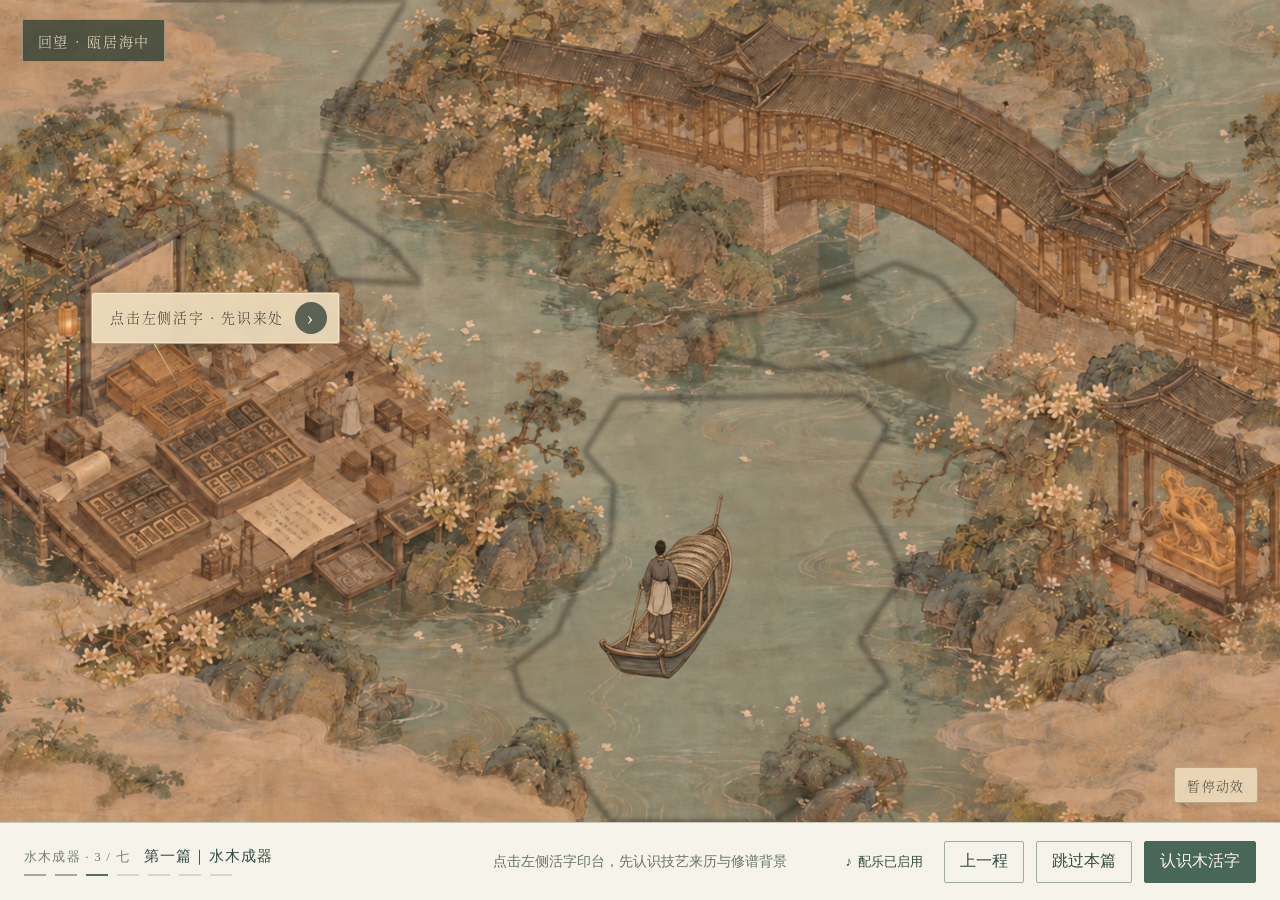
<file: woodtype/start.html>
<!doctype html>
<html lang="zh-CN">
<head>
  <meta charset="utf-8">
  <meta name="viewport" content="width=device-width, initial-scale=1">
  <meta name="theme-color" content="#817566">
  <title>水木成器 · 活字造句</title>
  <style>
@import url("./assets/shuimu-silk.css");

    

    :root {
      color-scheme: light;
      font-family: "Shuimu Silk", "Noto Serif CJK SC", "Songti SC", serif;
    }

    * { box-sizing: border-box; }

    html, body { width: 100%; min-height: 100%; margin: 0; }

    body {
      overflow: hidden;
      background: #817566;
    }

    .journey-back {position:absolute;left:1.4rem;top:1.2rem;z-index:5;color:#efe4ce;background:rgba(44,62,51,.75);border:1px solid rgba(239,228,206,.45);padding:.65rem .9rem;text-decoration:none;font-size:14px;letter-spacing:.12em;border-radius:2px;}
    .journey-back:focus-visible{outline:2px solid #efe4ce;outline-offset:4px}
    .scene {
      position: relative;
      width: 100vw;
      height: 100vh;
      height: 100dvh;
      isolation: isolate;
      overflow: hidden;
    }

    .scene-image {
      position: absolute;
      z-index: 0;
      inset: 0;
      display: block;
      width: 100%;
      height: 100%;
      object-fit: cover;
      object-position: center;
      user-select: none;
      -webkit-user-drag: none;
    }

    .boat-track {
      position: absolute;
      z-index: 1;
      inset: 0;
      pointer-events: none;
      animation: boat-arrive 12s cubic-bezier(.28, .38, .48, 1) .9s both;
    }

    .boat-bob {
      width: 100%;
      height: 100%;
      animation: boat-bob 8s ease-in-out 12.9s infinite;
    }

    .boat-image {
      display: block;
      width: 100%;
      height: 100%;
      object-fit: cover;
      object-position: center;
      transform: scale(.72);
      transform-origin: 52% 70%;
      user-select: none;
      -webkit-user-drag: none;
    }

    .water-sheen {
      position: absolute;
      z-index: 2;
      left: 34%;
      top: 43%;
      width: 42%;
      height: 53%;
      overflow: hidden;
      pointer-events: none;
      opacity: .48;
      mix-blend-mode: screen;
      mask-image: linear-gradient(155deg, transparent 0%, #000 20%, #000 77%, transparent 100%);
    }

    .water-sheen::before {
      content: "";
      position: absolute;
      inset: -30% -70%;
      background: linear-gradient(118deg,
        transparent 37%,
        rgba(241, 220, 181, .025) 43%,
        rgba(241, 220, 181, .16) 49%,
        rgba(241, 220, 181, .035) 55%,
        transparent 62%);
      filter: blur(8px);
      animation: water-glide 19s ease-in-out infinite alternate;
    }

    .cloud-canvas {
      position: absolute;
      inset: 0;
      width: 100%;
      height: 100%;
      z-index: 2;
      pointer-events: none;
    }

    .motion-toggle {
      position: absolute;
      z-index: 4;
      right: 1.4rem;
      bottom: 1.2rem;
      padding: .45rem .75rem;
      border: 1px solid rgba(113, 91, 64, .38);
      border-radius: 3px;
      background: rgba(239, 223, 191, .86);
      color: #494538;
      font: 300 .8rem "Shuimu Silk", serif;
      letter-spacing: .1em;
      cursor: pointer;
    }

    .motion-toggle:focus-visible { outline: 2px solid #494538; outline-offset: 3px; }
    .scene[data-motion="paused"] .boat-track,
    .scene[data-motion="paused"] .boat-bob,
    .scene[data-motion="paused"] .water-sheen::before {
      animation-play-state: paused;
    }

    .type-hotspot {
      position: absolute;
      z-index: 3;
      left: 5.5%;
      top: 31%;
      width: 35%;
      height: 51%;
      border-radius: 42% 28% 32% 25%;
      outline: none;
      cursor: pointer;
      -webkit-tap-highlight-color: transparent;
    }

    .type-hotspot::after {
      content: "";
      position: absolute;
      inset: 9%;
      border: 1px solid transparent;
      border-radius: inherit;
      transition: border-color .25s ease, box-shadow .25s ease;
      pointer-events: none;
    }

    .type-hotspot:hover::after,
    .type-hotspot:focus-visible::after {
      border-color: rgba(246, 226, 183, .8);
      box-shadow: 0 0 0 12px rgba(242, 221, 183, .12), inset 0 0 35px rgba(246, 226, 183, .13);
    }

    .guide {
      position: absolute;
      z-index: 4;
      left: 7.1%;
      top: 35.5%;
      display: inline-flex;
      align-items: center;
      gap: .8em;
      min-height: 3.25rem;
      padding: .58rem .76rem .58rem 1.15rem;
      color: #413c30;
      text-decoration: none;
      letter-spacing: .12em;
      font-size: clamp(.82rem, 1.08vw, 1.08rem);
      font-weight: 300;
      white-space: nowrap;
      background: rgba(239, 223, 191, .91);
      border: 1px solid rgba(118, 89, 52, .43);
      border-radius: 3px;
      box-shadow: 0 8px 28px rgba(45, 42, 33, .19), inset 0 0 0 1px rgba(255, 248, 226, .46);
      backdrop-filter: blur(5px);
      -webkit-backdrop-filter: blur(5px);
      cursor: pointer;
      animation: guide-appear .9s ease 2.7s both;
    }

    .guide::after {
      content: "";
      position: absolute;
      left: 25%;
      top: calc(100% + 1px);
      width: 1px;
      height: clamp(35px, 6.5vh, 78px);
      background: linear-gradient(rgba(236, 215, 177, .95), rgba(236, 215, 177, .1));
      transform: rotate(-30deg);
      transform-origin: top;
      pointer-events: none;
    }

    .guide-label { line-height: 1.4; }

    .guide-arrow {
      display: grid;
      width: 2rem;
      height: 2rem;
      place-items: center;
      color: #eee0c2;
      background: #5c6254;
      border-radius: 50%;
      font-family: Georgia, serif;
      font-size: 1.3rem;
      line-height: 1;
      transition: transform .25s ease, background .25s ease;
    }

    .guide:hover .guide-arrow,
    .guide:focus-visible .guide-arrow {
      transform: translateX(3px);
      background: #46574c;
    }

    .guide:focus-visible {
      outline: 2px solid #fcf1d8;
      outline-offset: 3px;
    }

    @keyframes guide-appear {
      from { opacity: 0; transform: translateY(12px); }
      to { opacity: 1; transform: translateY(0); }
    }

    @keyframes boat-arrive {
      from { transform: translate3d(0, 28%, 0); }
      to { transform: translate3d(0, 1.4%, 0); }
    }

    @keyframes boat-bob {
      0%, 100% { transform: translateY(0); }
      50% { transform: translateY(-.45%); }
    }

    @keyframes water-glide {
      from { transform: translate3d(-7%, 1%, 0) rotate(-4deg); }
      to { transform: translate3d(8%, -1%, 0) rotate(-4deg); }
    }

    @media (max-aspect-ratio: 1/1) {
      .scene-image { object-position: 19% center; }
      .boat-image { object-position: 19% center; }
      .water-sheen { left: 27%; width: 54%; opacity: .32; }

      .type-hotspot {
        inset: 0;
        width: auto;
        height: auto;
        border-radius: 0;
      }

      .type-hotspot::after { display: none; }

      .guide {
        left: 50%;
        top: auto;
        bottom: max(7vh, env(safe-area-inset-bottom));
        transform: translateX(-50%);
        font-size: .95rem;
        animation: guide-appear-mobile .9s ease 2.7s both;
      }

      .guide::after { display: none; }

      @keyframes guide-appear-mobile {
        from { opacity: 0; transform: translate(-50%, 12px); }
        to { opacity: 1; transform: translate(-50%, 0); }
      }
    }

    @media (prefers-reduced-motion: reduce) {
      .guide { animation: none; }
      .guide-arrow { transition: none; }
    }
  </style>
<script src="../water-motion.js?v=20261018-water1"></script><link rel="stylesheet" href="../mobile-layout.css?v=20261018-mobile2"><script src="../mobile-layout.js?v=20261018-mobile2" defer></script></head>
<body>
  <link rel="stylesheet" href="../journey-shared.css"><script src="../journey-bridge.js"></script>
  <main class="scene" aria-label="水木成器场景：左侧是木活字印刷台，右上是廊桥，河道通向远方">
    <a class="journey-back" href="../prologue.html">回望 · 瓯居海中</a>
    <img class="scene-image" src="./assets/background-no-boat.png" alt="绢本设色山水画：河边的木活字印刷台、廊桥与木雕" draggable="false">
    <div class="boat-track" aria-hidden="true">
      <div class="boat-bob">
        <img class="boat-image" src="./assets/boat-transparent.png" alt="" draggable="false">
      </div>
    </div>
    <div class="water-sheen" aria-hidden="true"></div>
    <canvas class="cloud-canvas" aria-hidden="true"></canvas>
    <button class="motion-toggle" type="button" hidden>暂停动效</button>
    <a class="type-hotspot" href="./intro.html" aria-label="点击左侧木活字，认识瑞安木活字的来历与工艺"></a>
    <a class="guide" href="./intro.html" aria-label="点击左侧活字，认识技艺来历与工艺">
      <span class="guide-label">点击左侧活字 · 先识来处</span>
      <span class="guide-arrow" aria-hidden="true">›</span>
    </a>
  </main>
  <script src="./scene-motion.js"></script>
</body>
</html>
</file>
<file: shell.css>
*{box-sizing:border-box}html,body{margin:0;width:100%;height:100%;overflow:hidden}body{display:flex;flex-direction:column;background:#edf0e8;color:#344b41;font-family:'Songti SC',SimSun,serif}#journeyFrame{display:block;width:100%;flex:1;min-height:0;border:0;background:#94b8a8}.river-nav{flex:none;min-height:78px;padding:12px 24px max(12px,env(safe-area-inset-bottom));display:flex;align-items:center;gap:24px;background:#f6f3eb;border-top:1px solid #c8c6b7;z-index:10}.route-info{min-width:185px;display:grid;grid-template-columns:auto 1fr;gap:8px 14px;align-items:center;font-size:15px;letter-spacing:.08em}#routeCount{font-size:13px;color:#758176}.route-dots{grid-column:1/-1;display:flex;gap:9px}.route-dots i{width:22px;height:2px;background:#d6d6ca}.route-dots i.past{background:#9cae9f}.route-dots i.active{background:#526e5f}.route-hint{flex:1;text-align:center;font-size:14px;line-height:1.7;margin:0;color:#687568}.route-actions{display:flex;align-items:center;gap:12px;flex-shrink:0}button{font:inherit;cursor:pointer;min-height:42px;border:1px solid #a3ad9d;background:transparent;color:inherit;padding:9px 15px;border-radius:2px;white-space:nowrap}button:disabled{opacity:.5;cursor:default}button[hidden]{display:none}#routeNext{background:#496759;color:#fcf6e9;border-color:#496759}#soundToggle{font-size:13px;border-color:transparent;padding:8px}#soundToggle:before{content:'♪';display:inline-block;margin-right:6px}button:focus-visible{outline:2px solid #855e43;outline-offset:3px}@media(min-width:851px){.river-nav{position:relative}.route-hint{position:absolute;left:50%;transform:translateX(-50%);width:max-content;max-width:calc(100% - 540px)}}@media(max-width:850px){.route-hint{position:static;transform:none;width:auto;max-width:none}}@media(max-width:850px){.river-nav{gap:10px;flex-wrap:wrap;padding:10px 14px}.route-info{min-width:0;flex:1;font-size:14px}.route-hint{order:3;flex-basis:100%;font-size:12px;line-height:1.45}.route-actions{gap:6px}button{font-size:13px;padding:8px 10px}#soundToggle{font-size:12px;padding:5px}.route-dots{gap:5px}.route-dots i{width:15px}}@media(max-width:420px){.route-info{font-size:13px;gap:6px}#routeCount{font-size:11px}#routeTitle{max-width:128px}.route-actions{gap:2px}button{padding:7px}#routePrevious{font-size:12px}}
@media(max-width:600px){.route-actions{flex-basis:100%;flex-wrap:wrap;justify-content:flex-end}.route-hint{display:none}#routeNext{flex:1}.route-info{flex-basis:100%}}
/* A true viewport-height shell keeps the frame above, not behind, mobile navigation. */
html,body{height:100%;height:100dvh}#journeyFrame{height:0;flex:1 1 0;min-width:0}
@media(max-width:600px){
 .river-nav{min-height:0;gap:8px;padding:8px 12px max(8px,env(safe-area-inset-bottom));align-items:stretch}
 .route-info{grid-template-columns:auto minmax(0,1fr);gap:5px 10px;font-size:13px;letter-spacing:0;min-width:0}
 #routeCount{font-size:11px;white-space:nowrap}#routeTitle{max-width:none;overflow-wrap:anywhere}
 .route-dots{gap:6px}.route-dots i{width:18px}
 .route-actions{display:flex;flex-wrap:nowrap;flex-basis:100%;width:100%;gap:5px;align-items:stretch}
 .route-actions button{min-height:44px;font-size:12px;padding:7px 8px;letter-spacing:0}
 #soundToggle{font-size:11px;padding:7px 4px;min-width:70px}
 #routePrevious,#routeSkip{flex:none;font-size:12px}#routeNext{min-width:0;white-space:normal;line-height:1.4;flex:1}
}

.route-actions{margin-left:auto}.route-hint[hidden]{display:none}
</file>
<file: mobile-layout.css>
/* The desktop composition is unchanged; mobile controls use document flow. */
@media(max-width:760px){
 html[data-mobile-page]{scrollbar-gutter:auto;overflow-x:hidden}
 html[data-mobile-page] body{max-width:100%;overflow-x:hidden;-webkit-text-size-adjust:100%;text-size-adjust:100%}
 html[data-mobile-page] input[type=text],html[data-mobile-page] textarea{font-size:16px}
 html[data-mobile-page] button,html[data-mobile-page] a{touch-action:manipulation}
 html[data-mobile-page=shell] .river-nav{padding:6px 10px max(6px,env(safe-area-inset-bottom));gap:6px}
 html[data-mobile-page=shell] .route-info{display:flex;align-items:center;gap:7px;font-size:12px;min-height:18px}
 html[data-mobile-page=shell] #routeCount{font-size:10px;flex:none}
 html[data-mobile-page=shell] #routeTitle{font-size:12px;flex:1;min-width:0;overflow:hidden;text-overflow:ellipsis;white-space:nowrap}
 html[data-mobile-page=shell] .route-dots{display:flex;gap:4px;flex:none}
 html[data-mobile-page=shell] .route-dots i{width:9px;height:2px}
 html[data-mobile-page=shell] .route-actions{gap:5px}
 html[data-mobile-page=shell] .route-actions button{min-height:42px;padding:6px 7px;font-size:12px}
 html[data-mobile-page=shell] #soundToggle{min-width:58px;font-size:10px;padding-inline:2px}
 html[data-mobile-page=shell] #routeNext{font-size:12px}
 html[data-mobile-page=cover] .cover.scene{display:flex;flex-direction:column;height:100dvh;min-height:0;justify-content:flex-start;gap:0;padding:0;overflow-y:auto;background:linear-gradient(#609b8f,#507f73)}
 html[data-mobile-page=cover] .artboard{position:relative;inset:auto;transform:none;margin:0;width:100%;height:auto;aspect-ratio:1672/941;flex:none;z-index:0;opacity:1}
 html[data-mobile-page=cover] .backdrop{height:auto;object-fit:contain}
 html[data-mobile-page=cover] .cover:after,html[data-mobile-page=cover] .mobile-title{display:none}
 html[data-mobile-page=cover] .invitation{position:relative;inset:auto;transform:none;display:flex;flex:1;flex-direction:column;justify-content:center;align-items:center;width:100%;padding:24px 16px 62px;margin:0;min-height:210px}
 html[data-mobile-page=cover] .invitation p{font-size:16px;line-height:1.8;margin:0 0 20px;letter-spacing:.08em}
 html[data-mobile-page=cover] .enter{min-width:184px;min-height:62px;font-size:23px}
 html[data-mobile-page=cover] .hint{font-size:13px}
 html[data-mobile-page=prologue] .prologue-copy{padding-bottom:12px}
 html[data-mobile-page=prologue] .prologue.scene{height:auto;min-height:100dvh;overflow:visible;padding:28px 0 64px}
 html[data-mobile-page=prologue] .prologue-copy{position:relative;inset:auto;width:calc(100% - 40px);max-width:none;margin:0 20px}
 html[data-mobile-page=prologue] .prologue .poem{font-size:16px;line-height:1.8}
 html[data-mobile-page=prologue] .prologue .motion-control{position:relative;float:right;margin:6px 16px;right:auto;bottom:auto}
 html[data-mobile-page=workshop] .scene{height:auto;min-height:100dvh;display:flex;flex-direction:column;justify-content:center;gap:22px;background:#d8c8a9;padding:16px 0 22px}
 html[data-mobile-page=workshop] body{overflow-y:auto}
 html[data-mobile-page=workshop] .journey-back{position:relative;left:auto;top:auto;align-self:flex-start;margin:0 14px;font-size:12px;padding:9px 12px}
 .mobile-workshop-art{position:relative;width:100%;aspect-ratio:1672/941;flex:none;overflow:hidden}
 html[data-mobile-page=workshop] .scene-image,html[data-mobile-page=workshop] .boat-image{object-position:center;object-fit:cover}
 html[data-mobile-page=workshop] .type-hotspot{left:8%;top:42%;width:34%;height:48%;transform:none}
 html[data-mobile-page=workshop] .guide{position:relative;left:auto;right:auto;top:auto;bottom:auto;align-self:center;width:calc(100% - 36px);max-width:380px;margin:0;transform:none;animation:none;font-size:16px;opacity:1}
 html[data-mobile-page=workshop] .guide-label{font-size:16px;white-space:normal}
 html[data-mobile-page=workshop] .motion-toggle{position:relative;right:auto;bottom:auto;align-self:flex-end;margin:0 16px;min-height:40px;color:#334c3d;background:#f5ead5}
 html[data-mobile-page=workshop] .cloud-canvas{display:none}
 html[data-mobile-page=wood-intro] .tabs,html[data-mobile-page=bridge] .tabs{overflow-x:auto;overscroll-behavior-x:contain}
 html[data-mobile-page=wood-intro] button,html[data-mobile-page=bridge] button{min-height:40px}
 html[data-mobile-page=woodtype] .category-tabs button,html[data-mobile-page=woodtype] .workbench-tabs button{min-height:38px}
 html[data-mobile-page=woodtype] .mobile-stage-controls button,html[data-mobile-page=woodtype] .print-btn{min-height:44px}
 html[data-mobile-page=woodtype] .controls{flex-wrap:wrap;gap:6px}
 html[data-mobile-page=woodtype] .controls button,html[data-mobile-page=woodtype] .alignment-controls button{min-height:36px}
 html[data-mobile-page=woodtype] .alignment-controls{flex-wrap:wrap}
 html[data-mobile-page=woodtype] .custom-form input{min-width:0;font-size:16px}
 html[data-mobile-page=woodtype] .ink-dialog{width:calc(100vw - 20px);max-height:calc(100dvh - 20px);padding:16px;overflow:auto}
 html[data-mobile-page=woodtype] .ink-dialog-head{position:sticky;top:-16px;z-index:2;background:#ece0ca;padding:8px 0}
 html[data-mobile-page=woodtype] .ink-dialog-head button,html[data-mobile-page=woodtype] .ink-dialog-actions button{min-height:44px}
 html[data-mobile-page=woodtype] .preset-list{flex-wrap:wrap;gap:5px}
 html[data-mobile-page=woodtype] .preset-list button{font-size:12px;min-height:36px}
 html[data-mobile-page=opera]{scroll-snap-type:none}
 html[data-mobile-page=opera] header{position:relative;padding:12px 16px;min-height:56px;background:#101813}
 html[data-mobile-page=opera] .brand{font-size:17px}
 html[data-mobile-page=opera] .brand span{line-height:1.5}
 html[data-mobile-page=opera] .stage-viewport{display:flex;flex-direction:column;overflow:visible;height:auto;min-height:0}
 html[data-mobile-page=opera] .stage-box{position:relative;inset:auto;transform:none;order:0;width:100%!important;height:auto!important;aspect-ratio:16/9;flex:none}
 html[data-mobile-page=opera] .stage{aspect-ratio:16/9;height:auto;width:100%}
 html[data-mobile-page=opera] .layer.stage-bg{object-fit:contain}
 html[data-mobile-page=opera] .stage-caption{position:relative;inset:auto;order:1;max-width:none;margin:8px 12px 0;padding:9px 12px;font-size:11px;background:#1b251e;gap:2px;pointer-events:auto}
 html[data-mobile-page=opera] .stage-caption strong{font-size:12px}
 html[data-mobile-page=opera] .stage-caption span,html[data-mobile-page=opera] .stage-caption small{font-size:11px;line-height:1.55}
 html[data-mobile-page=opera] .subtitles{order:2;min-height:0;position:static;margin:8px 12px 0;width:auto}
 html[data-mobile-page=opera] .subtitles:has(#line:empty){display:none}
 html[data-mobile-page=opera] .stage-viewport .transport{position:static;transform:none;order:3;display:grid;grid-template-columns:repeat(4,minmax(0,1fr));width:calc(100% - 24px);margin:10px auto 0;padding:9px;gap:6px;border-radius:8px}
 html[data-mobile-page=opera] .transport .seek{grid-column:1/-1;min-width:0;gap:8px;margin:0 0 4px;order:0}
 html[data-mobile-page=opera] .seek span{font-size:12px;flex:none}
 html[data-mobile-page=opera] .seek input{min-width:0}
 html[data-mobile-page=opera] .transport button{min-width:0!important;min-height:44px;font-size:11px;padding:6px 3px}
 html[data-mobile-page=opera] .stage-viewport .play-markers{position:static;transform:none;order:4;margin:10px 12px 0;width:calc(100% - 24px)}
 html[data-mobile-page=opera] .play-markers button{min-height:42px;font-size:11px}
 html[data-mobile-page=opera] .stage-viewport .character-guide{position:static;transform:none;order:5;margin:12px;max-width:none;width:auto}
 html[data-mobile-page=opera] .character-guide-story{font-size:13px;line-height:1.8}
 html[data-mobile-page=opera] .character-choice{min-height:42px}
 html[data-mobile-page=opera] .stage-viewport #status{position:static;transform:none;order:6;margin:10px 16px;font-size:12px;line-height:1.7}
 html[data-mobile-page=opera] .shade span{font-size:15px;letter-spacing:.08em}
 html[data-mobile-page=opera] .heading{min-height:0;padding:28px 8px}
 html[data-mobile-page=opera] .prologue-panel{max-height:calc(100dvh - 20px);overflow-y:auto}
 html[data-mobile-page=opera] .costume-choices{grid-template-columns:1fr}
 html[data-mobile-page=opera] .costume-person{height:auto;min-height:78px}
 html[data-mobile-page=opera] .prologue-actions button{min-height:44px}
 html[data-mobile-page=sea] body{overflow-y:auto}
 html[data-mobile-page=sea] .app{height:auto;min-height:100dvh;overflow:visible}
 html[data-mobile-page=sea] .experience{flex:none;height:auto;min-height:0;overflow:visible}
 html[data-mobile-page=sea] .visual-area{height:auto;display:block;flex:none;overflow:visible;max-height:none;min-height:0;aspect-ratio:auto}
 html[data-mobile-page=sea] .stage{position:relative;inset:auto;transform:none;width:100%!important;height:auto!important;aspect-ratio:16/9;max-height:none;overflow:hidden}
 html[data-mobile-page=sea] .chapter-nav{scrollbar-width:thin;overflow-x:auto;flex-wrap:nowrap}
 html[data-mobile-page=sea] .chapter-link{min-height:42px;font-size:11px;flex:none;padding:7px 9px}
 html[data-mobile-page=sea] .intro-inner{padding:28px 20px;max-height:calc(100dvh - 24px);overflow:auto}
 html[data-mobile-page=sea] .intro h2{font-size:40px;letter-spacing:.14em}
 html[data-mobile-page=sea] .intro-description{font-size:14px;line-height:1.8}
 .mobile-sea-reading{position:relative;z-index:1;display:flex;flex-direction:column;gap:12px;padding:16px;background:#f1e8d7;color:#183a40}
 .mobile-sea-reading .paper-poem{position:static;order:5;flex-direction:column;gap:4px;padding:10px 0;border:0;box-shadow:none;color:#786749}
 .mobile-sea-reading .paper-poem:before,.mobile-sea-reading .paper-poem:after{display:none}
 .mobile-sea-reading .paper-poem p{writing-mode:horizontal-tb;padding:0;max-height:none;font-size:12px;letter-spacing:.08em;color:inherit}
 .mobile-sea-reading .paper-poem-line{font-size:16px!important;font-weight:400}
 .mobile-sea-reading .painting-title{position:static;order:0;max-width:none;padding:0;background:none;animation:none!important;opacity:1!important;visibility:visible!important;translate:none}
 .mobile-sea-reading .painting-title h1{font-size:24px;margin:5px 0}
 .mobile-sea-reading .painting-title p{display:block;font-size:14px;line-height:1.7}
 .mobile-sea-reading .painting-title #chapterEyebrow{font-size:11px}
 .mobile-sea-reading .painting-action,.mobile-sea-reading .painting-next,.mobile-sea-reading .painting-skip{position:static!important;left:auto!important;top:auto!important;transform:none;order:1;width:auto;height:auto;min-height:44px;padding:10px 16px;border-radius:4px;animation:none;box-shadow:none;background:#17383e;color:#fff2dc;font-size:14px}
 .mobile-sea-reading .painting-action:before,.mobile-sea-reading .painting-action:after{display:none}
 .mobile-sea-reading .hotspot-layer{position:static;order:2;display:flex;flex-wrap:wrap;gap:8px;pointer-events:auto}
 .mobile-sea-reading .hotspot,.mobile-sea-reading .ship-ripple{position:static!important;transform:none!important;min-height:40px;width:auto;height:auto;padding:8px 10px;border-radius:4px;font-size:12px;line-height:1.4;flex:none;background:#e5dcc7;color:#183a40;border:1px solid #a9936c;box-shadow:none}
 .mobile-sea-reading .ship-ripple:before,.mobile-sea-reading .ship-ripple:after{display:none}
 .mobile-sea-reading .ship-ripple i{display:none}
 .mobile-sea-reading .ship-ripple span{position:static;transform:none;display:block;padding:0;background:none;color:inherit;font-size:12px;white-space:normal}
 .mobile-sea-reading .painting-action>span{font-size:14px}
 .mobile-sea-reading .painting-tools{position:static;order:3;display:flex;gap:8px}
 .mobile-sea-reading .painting-tools button{min-height:40px;flex:1;border-radius:4px;font-size:12px}
 .mobile-sea-reading .painting-status{position:static;order:4;max-width:none;margin:0;font-size:12px;background:transparent;padding:0}
 html[data-mobile-page=sea] .modal-backdrop{padding:10px}
 html[data-mobile-page=sea] .knowledge-panel{max-height:calc(100dvh - 20px);overflow-y:auto;width:100%}
 html[data-mobile-page=sea] .knowledge-art{min-height:0;padding:12px}
 html[data-mobile-page=sea] .knowledge-body{padding:24px 18px}
 html[data-mobile-page=sea] .knowledge-body h2{font-size:22px}
 html[data-mobile-page=sea] .knowledge-body p{font-size:15px;line-height:1.8}
 html[data-mobile-page=sea] .close-button{position:sticky;top:8px;justify-self:end;grid-column:1/-1;margin:8px 8px -46px 0;z-index:4;background:#f9f2df;min-height:42px;min-width:42px}
 html[data-mobile-page=sea] .ship-sheet{height:calc(100dvh - 20px);max-height:calc(100dvh - 20px);padding:16px}
 html[data-mobile-page=sea] .ship-backdrop{padding:10px}
 html[data-mobile-page=sea] .ship-close{width:44px;height:44px;top:8px;right:8px}
 html[data-mobile-page=sea] .ship-tabs button,html[data-mobile-page=sea] .ship-footer button,html[data-mobile-page=sea] .ship-image-tabs button{min-height:42px}
 html[data-mobile-page=sea] .ending.visible{position:fixed;inset:0;z-index:25;padding:12px}
 html[data-mobile-page=sea] .ending-content{width:100%;max-height:calc(100dvh - 24px);padding:22px}
 html[data-mobile-page=sea] .ending-summary,html[data-mobile-page=sea] .ending-next p{font-size:14px;line-height:1.8}
 html[data-mobile-page=present] .masthead{left:16px;top:18px}
 html[data-mobile-page=present] .title-block{top:20%;left:16px}
 html[data-mobile-page=present] .title-block h1{font-size:27px}
 html[data-mobile-page=present] .flow-control{right:8px;max-width:88px;top:32%}
 html[data-mobile-page=present] .flow-control label{font-size:12px}
 html[data-mobile-page=present] .flow-control small{font-size:10px}
 html[data-mobile-page=present] .story-trigger{bottom:18px;max-width:calc(100% - 32px);min-height:48px}
 html[data-mobile-page=present] .motion-toggle{bottom:110px;font-size:11px}
 html[data-mobile-page=present] .story-content{padding:65px 20px 26px}
 html[data-mobile-page=present] .story-line{font-size:18px;line-height:1.8}
 html[data-mobile-page=finale] .final-scene{display:block;height:auto;overflow:visible;min-height:100dvh;padding:0 0 20px}
 html[data-mobile-page=finale] .final-stage{width:100%;display:flex;flex-direction:column;gap:16px;aspect-ratio:auto}
 html[data-mobile-page=finale] .final-art{width:100%;flex:none}
 .mobile-final-reading{padding:0 20px;text-align:left}
 .mobile-final-reading h1{font-size:28px;letter-spacing:.12em;font-weight:400;text-align:center;margin:2px 0 10px}
 .mobile-final-reading p{font-size:15px;line-height:1.9;margin:8px 0}
 .mobile-final-reading .mobile-final-lead{text-align:center;font-size:17px}
 html[data-mobile-page=finale] .poetry{position:relative;inset:auto;width:calc(100% - 28px);margin:0 auto;padding:20px 16px;gap:12px}
 html[data-mobile-page=finale] .original-phrase{font-size:25px;line-height:1.65}
 html[data-mobile-page=finale] .poetry button{font-size:16px;min-height:44px}
 html[data-mobile-page=finale] .final-nav{position:relative;inset:auto;margin:20px 16px 0}
 html[data-mobile-page=wood-intro] dialog,html[data-mobile-page=bridge] .image-lightbox{width:calc(100vw - 20px);max-width:calc(100vw - 20px);max-height:calc(100dvh - 20px);overflow:auto;padding:12px}
 html[data-mobile-page=wood-intro] .photo-dialog-head{position:sticky;top:-12px;z-index:2;background:#f1e8d6;padding:8px 0;gap:10px}
 html[data-mobile-page=bridge] .image-lightbox>button{position:sticky;top:0;z-index:2;min-height:44px;background:#ede3cf}
}
@media(min-width:761px){.mobile-final-reading{display:none}.mobile-sea-reading{display:contents}.mobile-workshop-art{display:contents}}
</file>
<file: journey-shared.css>
.in-journey .chapter-number,.in-journey .back-link,.in-journey .final-nav{display:none}.in-journey .journey-bar,.in-journey .journey-controls{display:none}.in-journey body:has(#chapterFrame) main{height:100dvh;min-height:0}.operation-note{margin:12px auto 18px;max-width:1080px;padding:12px 18px;border-left:2px solid #8d7555;background:#f5ebdb9c;color:#534d3e;line-height:1.8;font-size:15px}.in-journey .motion-control{bottom:16px}
</file>
<file: chapters/opera/style.css>
:root{
  color-scheme:dark;
  --paper:#e9dfca;
  --muted:#ada594;
  --green:#253f36;
  --red:#9a352c;
  --dark:.85;
  --glow:110px;
  --duration:2.8s;
  --mist:.15;
  --angle:.3deg;
  --rise:-1px;
}

*{box-sizing:border-box}
html{scrollbar-gutter:stable}

body{
  margin:0;
  background:#131c18;
  color:var(--paper);
  font-family:"Microsoft YaHei","PingFang SC",sans-serif;
  background-image:radial-gradient(ellipse at 50% 0%,#31423955,transparent 70%);
}

button,input,textarea{font:inherit}

button{
  cursor:pointer;
  color:inherit;
  background:transparent;
  border:1px solid #a9956b55;
  padding:10px 17px;
  transition:background .2s,border-color .2s;
}
button:hover{background:#ffffff0b;border-color:#cab68a}
button:focus-visible,a:focus-visible,input:focus-visible,textarea:focus-visible{
  outline:2px solid #e7c581;
  outline-offset:5px;
}
button:disabled{opacity:.4;cursor:default}

[hidden]{display:none!important}

/* 页头浮于全屏舞台上方 */
header{
  position:fixed;
  top:0;
  left:0;
  right:0;
  z-index:15;
  margin:auto;
  padding:16px 4vw;
  display:flex;
  align-items:center;
  gap:24px;
  background:linear-gradient(to bottom,#0b110eb3,transparent);
}

.brand{
  color:var(--paper);
  text-decoration:none;
  letter-spacing:.25em;
  font-family:"SimSun",serif;
  font-size:20px;
}
.brand span{
  display:block;
  font-size:10px;
  letter-spacing:.4em;
  color:var(--muted);
  margin-top:8px;
}

.chapter{
  margin-left:auto;
  font-size:12px;
  letter-spacing:.2em;
  color:var(--muted);
}

#editToggle{
  font-size:12px;
  padding:9px 13px;
}

main{
  max-width:1600px;
  margin:auto;
  padding:0 34px;
}

/* 舞台下展签 */
.heading{
  text-align:center;
  padding:64px 0 26px;
}
.heading>p:first-child{
  font-size:11px;
  letter-spacing:.5em;
  color:#c1a16c;
  margin:0 0 15px;
}

h1{
  font-family:"STSong","SimSun",serif;
  font-size:clamp(30px,4vw,52px);
  font-weight:400;
  letter-spacing:.3em;
  margin:0 0 15px;
  padding-left:.3em;
}

#intro{
  font-size:13px;
  color:var(--muted);
  line-height:1.9;
  margin:0;
  letter-spacing:.08em;
}

/* 整幅 16:9 舞台等比居中，不裁切左右建筑。 */
.stage-viewport{
  position:relative;
  width:100%;
  height:100vh;
  height:100dvh;
  overflow:clip;
  background:#090b09;
}

/* 缩放承载盒：JS 按视口写入精确尺寸，舞台在盒内按 1920×1080 逻辑坐标缩放 */
.stage-box{
  position:absolute;
  left:50%;
  top:50%;
  transform:translate(-50%,-50%);
  width:100%;
  aspect-ratio:16/9;
}

.stage{
  position:relative;
  isolation:isolate;
  width:100%;
  height:100%;
  overflow:hidden;
  background:#090b09;
}

.layer{
  position:absolute;
  inset:0;
  width:100%;
  height:100%;
  pointer-events:none;
}

/* 16:9 舞台图原比例铺满 1920×1080 画框，不再左右裁切 */
.layer.stage-bg,
.layer.mist{
  object-fit:cover;
  object-position:center center;
}

.actor{
  z-index:2;
  transform-origin:45% 71%;
  transition:filter 1s;
  animation:breath 5.5s ease-in-out infinite;
  animation-play-state:paused;
}
.pinnv{
  transform-origin:58% 71%;
  animation-duration:6.2s;
  animation-delay:-2s;
}
.playing .actor{animation-play-state:running}

.stage[data-speaker="贫女"] .zhang,
.stage[data-speaker="张协"] .pinnv{filter:brightness(.78)}
.stage[data-speaker="贫女"] .pinnv,
.stage[data-speaker="张协"] .zhang{filter:brightness(1.1)}

@keyframes breath{
  50%{transform:translateY(var(--rise)) rotate(var(--angle))}
}

.mist{
  z-index:3;
  opacity:var(--mist);
  animation:drift 15s ease-in-out infinite;
  animation-play-state:paused;
}
.playing .mist{animation-play-state:running}

@keyframes drift{
  50%{transform:translateX(.4%) scaleX(1.02)}
}

/* 帷幕窗口按 1920×1080 全画幅坐标定位 */
.curtain-window{
  position:absolute;
  z-index:4;
  left:30.833333%;
  top:27.037037%;
  width:40.520833%;
  height:45.092593%;
  overflow:hidden;
  pointer-events:none;
}
.curtain{
  position:absolute;
  top:0;
  width:50.6%;
  height:100%;
  object-fit:fill;
  transition:transform var(--duration) cubic-bezier(.42,0,.14,1),opacity var(--duration);
}
.left{left:0;transform-origin:left}
.right{right:0;transform-origin:right}
.opened .left{transform:translateX(-98%) scaleX(.1);opacity:0}
.opened .right{transform:translateX(98%) scaleX(.1);opacity:0}

.shade{
  position:absolute;
  inset:0;
  width:100%;
  height:100%;
  z-index:6;
  border:0;
  background:radial-gradient(circle var(--glow) at var(--x,50%) var(--y,55%),rgba(0,0,0,.08),rgba(0,0,0,var(--dark)) 100%);
  transition:opacity 1.8s;
  display:flex;
  align-items:flex-end;
  justify-content:center;
  padding-bottom:11%;
}
.shade:hover{
  background:radial-gradient(circle var(--glow) at var(--x,50%) var(--y,55%),rgba(0,0,0,.08),rgba(0,0,0,var(--dark)) 100%);
  border:0;
}
.shade span{
  font-family:"SimSun",serif;
  letter-spacing:.35em;
  font-size:18px;
  text-shadow:0 2px 8px #000;
}
.opened .shade{opacity:0;pointer-events:none}

.stage:after{
  content:"";
  position:absolute;
  inset:0;
  z-index:5;
  background:#09110f;
  opacity:0;
  pointer-events:none;
  transition:opacity 2s;
}
.ended:after{opacity:.4}

/* 剧情引言：读完后点击进入，淡出至闭合帷幕。 */
body.intro-active{overflow:hidden}
.intro-shade{
  position:fixed;
  inset:0;
  z-index:100;
  background:radial-gradient(ellipse at 12% 80%,#502820 0%,transparent 55%),radial-gradient(ellipse at 78% 20%,#294438 0%,#101c18 75%);
  display:flex;
  align-items:center;
  justify-content:center;
  text-align:center;
  opacity:0;
  pointer-events:none;
  transition:opacity 1.6s ease;
  overflow-y:auto;
}
.intro-shade[hidden]{display:none}
.intro-shade.leaving{opacity:0;pointer-events:auto}
.intro-shade.show{
  opacity:1;
  pointer-events:auto;
}
.intro-shade.show.leaving{opacity:0}
.intro-content{
  width:min(100%,800px);
  margin:auto;
  padding:48px 24px;
}
.intro-content>*{animation:intro-rise 1s ease both}
.intro-content .intro-title{animation-delay:.2s}
.intro-content .intro-sub{animation-delay:.4s}
.intro-content .intro-text{animation-delay:.65s}
.intro-content .intro-note,.intro-content .intro-skip,.intro-content .intro-hint{animation-delay:1s}
@keyframes intro-rise{
  from{opacity:0;transform:translateY(16px)}
  to{opacity:1;transform:none}
}
.intro-kicker{
  font-size:12px;
  letter-spacing:.5em;
  padding-left:.5em;
  color:#c1a16c;
  margin:0 0 22px;
}
.intro-tag{
  font-size:11px;
  letter-spacing:.4em;
  padding-left:.4em;
  color:var(--muted);
  margin:0 0 14px;
}
.intro-title{
  font-family:"STSong","SimSun",serif;
  font-size:clamp(26px,4vw,48px);
  font-weight:400;
  letter-spacing:.12em;
  padding-left:.12em;
  margin:0 0 18px;
}
.intro-sub{
  font-size:12px;
  letter-spacing:.45em;
  padding-left:.45em;
  color:#c1a16c;
  margin:0 0 28px;
}
.intro-text{
  font-size:clamp(15px,1.4vw,18px);
  color:#e6dbc5;
  line-height:2.1;
  letter-spacing:.08em;
  margin:24px 0;
}
.intro-text p{margin:14px 0}
.intro-note,.intro-hint{font-size:12px;color:#c4bba7;letter-spacing:.06em}
.intro-note{margin-bottom:28px}
.intro-hint{margin-top:18px}
.intro-skip:focus-visible{outline:2px solid #e6dbc5;outline-offset:5px}
@media(max-width:600px){.intro-break{display:none}.intro-sub{letter-spacing:.12em}.intro-kicker{letter-spacing:.2em}}
.intro-skip{
  font-size:12px;
  letter-spacing:.25em;
  padding:13px 34px;
  border-color:#a9956b66;
}

/* 字幕与播放控件浮于舞台底部 */
.subtitles{
  position:absolute;
  left:50%;
  bottom:150px;
  transform:translateX(-50%);
  z-index:10;
  width:min(88%,980px);
  min-height:58px;
  display:flex;
  gap:16px;
  align-items:center;
  justify-content:center;
  text-align:center;
  line-height:1.6;
  pointer-events:none;
  text-shadow:0 2px 10px #000c;
}
#speaker{
  font-size:12px;
  color:#d7a464;
}
#line{
  font-family:"SimSun",serif;
  font-size:19px;
  letter-spacing:.12em;
}

.transport{
  position:absolute;
  left:50%;
  bottom:22px;
  transform:translateX(-50%);
  z-index:10;
  display:flex;
  align-items:center;
  gap:12px;
  flex-wrap:wrap;
  justify-content:center;
  width:min(94%,1120px);
  padding:10px 18px;
  background:#0c110ee0;
  border:1px solid #a9956b40;
  border-radius:999px;
  backdrop-filter:blur(8px);
}
.transport button{
  font-size:12px;
  border-color:#a9956b33;
}
.transport #play{
  background:var(--red);
  border-color:var(--red);
  min-width:102px;
}

.seek{
  flex:1;
  min-width:150px;
  display:flex;
  align-items:center;
  gap:16px;
}
.seek span{
  font-size:11px;
  white-space:nowrap;
  color:var(--muted);
  font-variant-numeric:tabular-nums;
}
.seek input{
  width:100%;
  accent-color:#bf975d;
  cursor:pointer;
}

#status{
  position:absolute;
  left:50%;
  bottom:88px;
  transform:translateX(-50%);
  z-index:10;
  width:min(90%,760px);
  font-size:12px;
  color:var(--muted);
  text-align:center;
  min-height:20px;
  line-height:1.8;
  margin:0;
  pointer-events:none;
  text-shadow:0 1px 6px #000d;
}

.echo{
  text-align:center;
  margin:45px auto;
  padding:40px 20px;
  border-top:1px solid #a9956b44;
  border-bottom:1px solid #a9956b44;
  max-width:860px;
}
.echo>p:first-child{
  font-size:12px;
  letter-spacing:.4em;
  color:#d3a96f;
}
.echo h2{
  font-family:"SimSun",serif;
  font-weight:400;
  font-size:clamp(22px,3vw,32px);
  letter-spacing:.15em;
}
.echo p{
  font-size:13px;
  color:var(--muted);
  line-height:1.8;
}
.echo button{margin-top:12px}

footer{
  padding:23px 0;
  border-top:1px solid #b7a47a22;
  color:#928d80;
  font-size:10px;
  line-height:2;
  display:flex;
  justify-content:space-between;
  gap:20px;
}

#editor{
  position:fixed;
  right:0;
  top:0;
  bottom:0;
  width:min(390px,100%);
  overflow-y:auto;
  z-index:20;
  background:#213329;
  box-shadow:-20px 0 80px #0008;
  padding:24px;
  border-left:1px solid #a9956b66;
}
.editor-head{
  display:flex;
  align-items:center;
  justify-content:space-between;
  gap:10px;
}
.editor-head h2{
  font-family:"SimSun",serif;
  font-size:23px;
  font-weight:400;
  margin:0;
}
.editor-head button{font-size:12px}
#editor p{
  font-size:12px;
  line-height:1.8;
  color:#b8b6a5;
}
#editor label{
  display:block;
  font-size:13px;
  margin-top:23px;
}
#editor input[type=text],#editor textarea{
  display:block;
  width:100%;
  background:#132219;
  border:1px solid #8e997655;
  color:#e8dfc9;
  padding:10px;
  margin-top:9px;
  line-height:1.6;
}
#editor input[type=range]{
  display:block;
  width:100%;
  margin-top:12px;
  accent-color:#d0a15f;
}
#editor input[type=file]{
  font-size:11px;
  max-width:100%;
  margin-top:10px;
}
output{
  float:right;
  color:#d8ad73;
}
.edit-actions{
  display:flex;
  flex-wrap:wrap;
  gap:10px;
  margin-top:25px;
}
.edit-actions button{font-size:12px}

noscript{
  display:block;
  padding:20px;
  text-align:center;
}

/* 独立关节动画；旋转中心按素材中的颈部、肩部、手腕校准（1920×1080 全画幅坐标）。 */
.rig{
  position:absolute;
  inset:auto;
  top:464px;
  left:714px;
  width:292px;
  height:313px;
  overflow:visible;
  transform-origin:50% 96%;
  animation-duration:6.8s;
}

/* 同一张原人物图按原画坐标分区，避免重新拼接改变身形。 */
.original-rig{position:absolute;inset:0;width:100%;height:100%;pointer-events:none;animation:none}
.original-rig .rig-head{animation-duration:6s}
.original-rig .rig-arm{animation-duration:7s}
.original-rig.pinnv .rig-arm{animation-name:arm-gesture-left;animation-duration:7.8s}
@keyframes arm-gesture-left{
  0%,100%{transform:rotate(0deg)}
  35%{transform:rotate(calc(var(--arm-angle)*.7))}
  72%{transform:rotate(calc(var(--arm-angle)*-.35))}
}
.rig.pinnv{
  top:489px;
  left:975px;
  width:284px;
  height:288px;
  transform-origin:62% 96%;
  animation-duration:7.4s;
}

.rig-head,.rig-arm,.rig-sleeve{
  transform-box:view-box;
  transform-origin:var(--pivot);
  animation-play-state:paused;
  animation-timing-function:ease-in-out;
  animation-iteration-count:infinite;
}
.rig-head{animation-name:head-sway;animation-duration:4.8s}
.rig-arm{animation-name:arm-gesture;animation-duration:6.4s}
.rig-sleeve{animation-name:sleeve-follow;animation-duration:6.4s;animation-delay:-.3s}
.pinnv .rig-head{animation-duration:5.6s;animation-delay:-1.2s}
.pinnv .rig-arm,.pinnv .rig-sleeve{animation-duration:7.2s;animation-delay:-2s}
.playing .rig-head,.playing .rig-arm,.playing .rig-sleeve{animation-play-state:running}

@keyframes head-sway{
  0%,100%{transform:rotate(0deg)}
  30%{transform:rotate(calc(var(--head-angle)*-.55))}
  65%{transform:rotate(var(--head-angle))}
}
@keyframes arm-gesture{
  0%,100%{transform:rotate(0deg)}
  35%{transform:rotate(calc(var(--arm-angle)*-.7))}
  72%{transform:rotate(calc(var(--arm-angle)*.35))}
}
@keyframes sleeve-follow{
  0%,100%{transform:rotate(0deg)}
  40%{transform:rotate(var(--sleeve-angle))}
  78%{transform:rotate(calc(var(--sleeve-angle)*-.4))}
}

/* 竖屏：舞台等比完整呈现，字幕与控件回到文档流，过渡页整屏覆盖 */
.stage-viewport.portrait{
  height:auto;
  background:transparent;
}
.stage-viewport.portrait .stage-box{
  position:relative;
  left:auto;
  top:auto;
  transform:none;
  margin:0 auto;
}
.stage-viewport.portrait .intro-shade{position:fixed}
.stage-viewport.portrait .subtitles{
  position:static;
  transform:none;
  width:auto;
  margin:14px auto 0;
}
.stage-viewport.portrait .transport{
  position:static;
  transform:none;
  width:100%;
  margin:14px auto 0;
  border-radius:14px;
}
.stage-viewport.portrait #status{
  position:static;
  transform:none;
  width:auto;
  margin:12px auto;
}

@media(max-width:700px){
  header{padding:18px;gap:12px}
  .brand{font-size:16px}
  .chapter{display:none}
  #editToggle{margin-left:auto}
  main{padding:0 12px}
  .heading{padding:36px 10px 20px}
  #intro{font-size:12px}
  .transport{gap:8px}
  .transport button{padding:10px 12px}
  .seek{order:-1;flex-basis:100%;margin-bottom:6px}
  .subtitles{min-height:65px}
  #line{font-size:16px}
  footer{display:block;text-align:center}
  footer span{display:block;margin-top:7px}
  .shade span{letter-spacing:.15em}
  .echo{margin-top:30px}
}

@media(prefers-reduced-motion:reduce){
  *,*:before,*:after{animation:none!important;transition:none!important}
}

@media(prefers-reduced-motion:reduce){
  .rig,.rig-head,.rig-arm,.rig-sleeve{animation:none!important}
}

/* 城中有声：由“弹窗资料卡”改为听后可探索的展览正文。 */
.character-guide{
  position:absolute;
  z-index:12;
  left:clamp(18px,3.5vw,65px);
  top:31%;
  width:clamp(220px,25vw,290px);
  padding:19px 19px 15px;
  border:1px solid #c1a16c88;
  background:linear-gradient(145deg,#111b17ed,#111815d9);
  box-shadow:0 14px 35px #0009;
  backdrop-filter:blur(8px);
  opacity:0;
  transform:translateY(12px);
  pointer-events:none;
  transition:opacity .45s,transform .45s;
}
.has-opened .character-guide{opacity:1;transform:none;pointer-events:auto}
.character-guide-kicker{margin:0 0 12px;color:#d3a96f;font-size:10px;letter-spacing:.15em}
.character-guide-choices{display:flex;gap:8px}
.character-choice{flex:1;padding:9px 8px;border-color:#c1a16c55;font-size:12px;letter-spacing:.1em}
.character-choice[aria-pressed="true"]{border-color:#d3a96f;background:#9a352c99;color:#fff2d8}
.character-guide-story{min-height:84px;margin:14px 0 8px;color:#e0d4bc;font-size:12px;line-height:1.85}
.character-guide-source{display:inline-block;color:#b9aa87;font-size:9px;line-height:1.7;letter-spacing:.05em;text-underline-offset:3px}
.stage[data-focus="贫女"] .zhang,.stage[data-focus="张协"] .pinnv{filter:brightness(.47) saturate(.7)}
.stage[data-focus="贫女"] .pinnv,.stage[data-focus="张协"] .zhang{filter:brightness(1.2) drop-shadow(0 0 14px #d8ad7377)}
.stage-caption{position:absolute;z-index:11;right:24px;top:88px;margin:0;padding:7px 11px;border:1px solid #e6dbc544;background:#0b110eb8;color:#ddd2bc;font-size:10px;letter-spacing:.12em;backdrop-filter:blur(6px);pointer-events:none}
.echo{max-width:980px;margin:0 auto;padding:50px 20px 54px;border:0;border-bottom:1px solid #b7a47a33}
.echo>p:first-child,.archive-kicker{font-size:10px;letter-spacing:.32em;color:#d3a96f}
.echo h2{font-size:clamp(24px,3vw,38px);letter-spacing:.1em}
.echo-continue{display:inline-flex;align-items:center;gap:20px;margin:12px 10px 0 0;padding:12px 18px;border:1px solid #c1a16c88;color:#ead9b8;text-decoration:none;font-size:12px;letter-spacing:.12em;transition:background .2s,transform .2s}
.echo-continue:hover{background:#c1a16c18;transform:translateY(2px)}
.echo-continue span{color:#d3a96f;font-size:17px}
.chapter-archive{max-width:1160px;margin:0 auto;padding:62px clamp(18px,5vw,64px) 38px;scroll-margin-top:28px}
.archive-topline{display:flex;justify-content:space-between;gap:20px;padding-bottom:14px;border-bottom:1px solid #b7a47a33;color:#c1a16c;font-size:10px;letter-spacing:.2em}
.archive-topline span:last-child{color:var(--muted)}
.archive-intro{display:grid;grid-template-columns:minmax(0,.9fr) minmax(0,1fr);gap:clamp(24px,7vw,110px);align-items:end;padding:48px 0 42px}
.archive-intro h2{max-width:520px;margin:10px 0 0;font-family:"STSong","SimSun",serif;font-weight:400;font-size:clamp(28px,4vw,48px);line-height:1.35;letter-spacing:.08em}
.archive-intro>p{margin:0;color:#c3bdad;font-size:14px;line-height:2.1;letter-spacing:.035em}
.archive-path{display:grid;grid-template-columns:repeat(3,minmax(0,1fr));border-top:1px solid #b7a47a44;border-bottom:1px solid #b7a47a44}
.archive-stop{position:relative;display:grid;grid-template-columns:42px 1fr;grid-template-rows:auto auto;gap:5px 14px;align-content:center;text-align:left;min-height:102px;padding:18px 22px;border:0;border-right:1px solid #b7a47a22;background:transparent}
.archive-stop:last-child{border-right:0}.archive-stop>span{grid-row:1/3;color:#8e8062;font-family:Georgia,serif;font-size:22px;align-self:center}.archive-stop b{font-family:"SimSun",serif;font-size:18px;font-weight:400;letter-spacing:.08em}.archive-stop small{color:var(--muted);font-size:11px;letter-spacing:.04em}.archive-stop.is-active{background:linear-gradient(110deg,#a4773e20,transparent);box-shadow:inset 0 -2px #c1a16c}.archive-stop.is-active>span{color:#d3a96f}.archive-stop:hover{background-color:#ffffff08}
.archive-panel{display:grid;grid-template-columns:145px 1fr;gap:24px;min-height:230px;padding:36px clamp(20px,5vw,66px);border:1px solid #b7a47a2a;border-top:0;background:linear-gradient(120deg,#26382f55,#111a16 62%);animation:archive-in .35s ease both}.archive-panel[hidden]{display:none!important}@keyframes archive-in{from{opacity:.25;transform:translateY(7px)}to{opacity:1;transform:none}}
.archive-evidence{max-width:540px;margin:22px 0 18px;padding:24px 28px;border-left:3px solid #bc9967;background:linear-gradient(100deg,#b4936040,#27372b33 75%)}
.archive-evidence blockquote{margin:0;color:#f0dfb9;font-family:"STSong","SimSun",serif;font-size:clamp(21px,2.5vw,29px);line-height:1.7;letter-spacing:.1em}
.archive-evidence figcaption{margin-top:10px;color:#aa9e87;font-size:10px;letter-spacing:.08em}
.archive-index{color:#d3a96f;font-family:Georgia,serif;font-size:36px;letter-spacing:.04em}.archive-index i{display:block;margin-top:5px;color:#96876a;font-family:"Microsoft YaHei",sans-serif;font-style:normal;font-size:10px;letter-spacing:.3em}.archive-panel h3,.repertoire h3{margin:0 0 14px;font-family:"STSong","SimSun",serif;font-weight:400;font-size:23px;letter-spacing:.08em}.archive-panel p{max-width:760px;margin:0 0 12px;color:#c3bdad;font-size:13px;line-height:2.1}.archive-panel .archive-prompt{margin-top:20px;color:#d3a96f;font-size:11px}.archive-source,.play-detail a{color:#d2b77f;font-size:11px;text-underline-offset:4px}
.archive-source{display:inline-block;margin:0 0 15px}
.repertoire{padding:70px 0 35px}.repertoire-head{display:flex;justify-content:space-between;align-items:end;gap:30px;margin-bottom:22px}.repertoire-head .archive-kicker{margin:0 0 10px}.repertoire-head h3{margin:0;font-size:clamp(25px,3vw,34px)}.repertoire-head>p{max-width:380px;margin:0;color:var(--muted);font-size:12px;line-height:1.9}
.play-list{border-top:1px solid #b7a47a44}.play-entry{border-bottom:1px solid #b7a47a33}.play-entry>summary{display:grid;grid-template-columns:44px minmax(120px,.55fr) 1fr 25px;align-items:center;gap:16px;min-height:76px;padding:14px 18px;list-style:none;cursor:pointer;transition:background .2s}.play-entry>summary::-webkit-details-marker{display:none}.play-entry>summary:hover,.play-entry[open]>summary{background:#b28d5320}.play-number{color:#c1a16c;font-family:Georgia,serif;font-size:16px}.play-name{font-family:"SimSun",serif;font-size:20px;color:#e2c792;letter-spacing:.08em}.play-hook{color:#bcb5a6;font-size:12px}.play-mark{color:#d3a96f;font-size:19px;transition:transform .2s}.play-entry[open] .play-mark{transform:rotate(45deg)}.play-detail{display:grid;grid-template-columns:minmax(0,1fr) auto;gap:20px 42px;align-items:end;padding:0 58px 23px 78px}.play-detail p{max-width:740px;margin:0;color:#c3bdad;font-size:12px;line-height:2}.play-entry-extra{border-left:2px solid #c1a16c66}.repertoire-note{margin:15px 0 0;color:#8f897b;font-size:10px;line-height:1.8}
.archive-sources{display:flex;align-items:baseline;flex-wrap:wrap;gap:10px 20px;padding:20px 0;border-top:1px solid #b7a47a33;border-bottom:1px solid #b7a47a33;font-size:10px;line-height:1.8}.archive-sources span{color:#d3a96f}.archive-sources a{color:#a9a18f;text-decoration-color:#a9956b55;text-underline-offset:3px}.archive-sources a:hover{color:var(--paper)}.archive-end{display:flex;justify-content:space-between;align-items:center;padding-top:28px;color:#c1a16c;font-size:10px;letter-spacing:.2em}.archive-end button{font-size:11px}
@media(max-width:700px){.stage-caption{top:auto;right:10px;bottom:118px;font-size:9px}.chapter-archive{padding:40px 18px 28px}.archive-topline{font-size:9px}.archive-intro{grid-template-columns:1fr;gap:18px;padding:32px 0}.archive-intro>p{font-size:13px}.archive-path{grid-template-columns:1fr}.archive-stop{min-height:74px;border-right:0;border-bottom:1px solid #b7a47a22;grid-template-columns:36px 1fr}.archive-stop:last-child{border-bottom:0}.archive-panel{grid-template-columns:1fr;gap:14px;padding:25px 20px}.archive-index{font-size:24px}.archive-index i{display:inline;margin-left:10px}.archive-panel h3{font-size:20px}.repertoire{padding:48px 0 25px}.repertoire-head{display:block}.repertoire-head>p{margin-top:12px}.play-entry>summary{grid-template-columns:28px 1fr 22px;gap:8px 12px;padding:14px 8px}.play-number{grid-row:1/3}.play-name{font-size:18px}.play-hook{grid-column:2;font-size:11px}.play-mark{grid-column:3;grid-row:1/3}.play-detail{grid-template-columns:1fr;gap:10px;padding:0 12px 19px 48px}.archive-end{gap:12px}.archive-end button{padding:9px 11px;font-size:10px}}
.stage-viewport.portrait .character-guide{position:relative;left:auto;top:auto;width:calc(100% - 24px);max-width:none;margin:12px auto 0;opacity:0;transform:none;display:none}
.stage-viewport.portrait.has-opened .character-guide{display:block;opacity:1}
.stage-viewport.portrait .character-guide-story{min-height:0}
@media(min-width:701px) and (max-height:650px){.character-guide{top:105px;padding:11px 13px;width:min(235px,24vw)}.character-guide-story{min-height:0;max-height:80px;overflow:auto;margin:8px 0;font-size:10px}}

/* 入戏前导览：戏单以灯影扫过、墨色显影的方式出现，版面始终在视口内滚动。 */
.prologue-shade{position:fixed;inset:0;z-index:90;display:grid;place-items:center;padding:clamp(12px,3vw,38px);background:radial-gradient(ellipse at 50% 12%,#26392fd9,#080d0beF 76%);backdrop-filter:blur(7px);overflow:auto;overscroll-behavior:contain;animation:prologue-backdrop .55s ease both}
.prologue-panel{position:relative;width:min(1180px,100%);max-height:min(92dvh,1000px);overflow:auto;padding:clamp(22px,4vw,48px);border:1px solid #c1a16c77;background:linear-gradient(135deg,#17221ddd,#101713 58%,#111a16);box-shadow:0 28px 90px #000b;color:var(--paper);scrollbar-color:#9c8058 #111713;animation:playbill-imprint .9s cubic-bezier(.2,.75,.2,1) both}
.prologue-panel:before{content:"";position:absolute;inset:0;pointer-events:none;opacity:.38;background:linear-gradient(112deg,transparent 0 35%,#e9cf8b0a 48%,transparent 60%);mix-blend-mode:screen}
.prologue-topline{position:relative;display:flex;justify-content:space-between;gap:20px;padding-bottom:15px;border-bottom:1px solid #b7a47a33;color:#d3a96f;font-size:10px;letter-spacing:.22em}
.prologue-topline span:last-child{color:#a99c84}
.prologue-step{position:relative;padding-top:clamp(22px,3.5vw,38px);animation:step-appear .45s ease both}
.prologue-kicker{margin:0 0 12px;color:#d3a96f;font-size:10px;letter-spacing:.27em}
.prologue-step h2{margin:0;font-family:"STSong","SimSun",serif;font-size:clamp(27px,4vw,44px);font-weight:400;letter-spacing:.08em;line-height:1.35}
.prologue-lead{max-width:760px;margin:12px 0 25px;color:#c3bdad;font-size:13px;line-height:1.9}
.story-cards{display:grid;grid-template-columns:repeat(3,minmax(0,1fr));gap:14px}
.story-card{min-width:0;overflow:hidden;border:1px solid #b7a47a3b;background:linear-gradient(160deg,#26352c66,#0e1512);opacity:0;animation:ink-card-in .75s cubic-bezier(.2,.7,.25,1) both}
.story-card:nth-child(2){animation-delay:.16s}.story-card:nth-child(3){animation-delay:.32s}
.story-card img{display:block;width:100%;aspect-ratio:16/9;object-fit:cover;filter:saturate(.78) brightness(.83);transition:filter .4s,transform .7s}
.story-card:hover img{filter:saturate(1) brightness(1);transform:scale(1.035)}
.story-card>div{padding:16px 17px 18px}.story-card span{color:#d3a96f;font-size:10px;letter-spacing:.14em}.story-card p{margin:10px 0 0;color:#d0c8b8;font-size:12px;line-height:1.9}
.prologue-actions{position:relative;display:flex;align-items:center;gap:10px;flex-wrap:wrap;margin-top:24px;padding-top:18px;border-top:1px solid #b7a47a2a}
.prologue-actions button{min-height:43px;font-size:11px;letter-spacing:.06em}
.prologue-actions .prologue-primary{margin-left:auto;padding-inline:20px;border-color:#c99e5e;background:#8f342b;color:#fff0d7}
.prologue-actions .prologue-primary:hover{background:#a34135}
.prologue-quick{color:#c1b79f;border-color:transparent;text-decoration:underline;text-underline-offset:5px}
.costume-choices{display:grid;grid-template-columns:repeat(2,minmax(0,1fr));gap:10px;margin:0 0 16px}
.costume-person{display:flex;align-items:center;gap:13px;min-height:72px;text-align:left;padding:12px 15px;border-color:#b7a47a44;background:#111a16}
.costume-person.is-active{border-color:#d3a96f;background:linear-gradient(100deg,#9c74402a,#111a16 70%)}
.costume-person>span:nth-child(2){display:grid;gap:5px}.costume-person b{font-family:"SimSun",serif;font-size:17px;font-weight:400;letter-spacing:.1em}.costume-person small{color:#a99f8c;font-size:10px}.costume-arrow{margin-left:auto;color:#d3a96f}
.costume-swatch{width:25px;height:42px;flex:0 0 25px;border:1px solid #e1c99a88;border-radius:50% 50% 7px 7px;background:linear-gradient(180deg,#bd3327 0 42%,#8d2630 43% 100%);box-shadow:0 0 15px #0008}
.pinnv-swatch{background:linear-gradient(180deg,#d89b9a 0 40%,#31577c 41% 100%)}
.costume-detail{padding:clamp(18px,3vw,30px);border:1px solid #b7a47a44;background:linear-gradient(120deg,#202c24,#111814 70%)}
.costume-detail-index{margin-bottom:9px;color:#d3a96f;font-size:9px;letter-spacing:.2em}.costume-detail h3{margin:0;font-family:"STSong","SimSun",serif;font-size:clamp(20px,2.6vw,29px);font-weight:400;letter-spacing:.08em}
.costume-phases{display:flex;gap:8px;flex-wrap:wrap;margin:17px 0 13px}
.costume-phase{padding:8px 13px;border-color:#b7a47a44;color:#c8beaa;font-size:10px}
.costume-phase[aria-pressed="true"]{border-color:#d3a96f;background:#9c74402a;color:#f0d9a8}
#costumeCopy{min-height:3.8em;margin:0;color:#d0c8b8;font-size:12px;line-height:2}
.costume-caveat,.costume-source{margin:14px 0 0;color:#968d7c;font-size:10px;line-height:1.8}
.costume-source{padding-top:10px;border-top:1px solid #b7a47a22;color:#b2a487}
.listening-question{display:grid;grid-template-columns:auto 1fr;gap:14px;align-items:start;margin-top:15px;padding:16px 18px;border-left:2px solid #c99755;background:#bb965016}
.listening-question span{padding-top:2px;color:#d3a96f;font-size:10px;letter-spacing:.14em;white-space:nowrap}
.listening-question p{margin:0;color:#e1d7c4;font-size:12px;line-height:1.9}
.prologue-shade.is-closing{opacity:0;transition:opacity .45s ease;pointer-events:none}
@keyframes prologue-backdrop{from{opacity:0}to{opacity:1}}
@keyframes playbill-imprint{from{opacity:0;transform:translateY(14px) scale(.99);clip-path:inset(0 0 100% 0)}to{opacity:1;transform:none;clip-path:inset(0)}}
@keyframes step-appear{from{opacity:0;transform:translateY(8px)}to{opacity:1;transform:none}}
@keyframes ink-card-in{from{opacity:0;transform:translateY(12px);clip-path:inset(0 0 100% 0);filter:brightness(1.8)}to{opacity:1;transform:none;clip-path:inset(0);filter:brightness(1)}}
.play-markers{position:absolute;z-index:13;left:50%;bottom:86px;transform:translateX(-50%);width:min(760px,90%);display:flex;align-items:center;gap:8px;padding:8px;border:1px solid #b7a47a44;background:#101713d9;backdrop-filter:blur(9px);box-shadow:0 10px 34px #0008}
.play-markers>span{padding:0 8px;color:#d3a96f;font-size:9px;letter-spacing:.13em;white-space:nowrap}
.play-markers button{flex:1;display:grid;grid-template-columns:auto 1fr;column-gap:8px;align-items:center;min-width:0;padding:6px 8px;text-align:left;border-color:transparent;font-size:10px}
.play-markers button i{grid-row:1/3;color:#9b8968;font-family:Georgia,serif;font-style:normal}.play-markers button b{overflow:hidden;text-overflow:ellipsis;white-space:nowrap;font-weight:400}.play-markers button small{color:#928a79;font-size:8px;white-space:nowrap}.play-markers button.is-current{border-color:#c1a16c66;background:#b08b4a1c}.play-markers button.is-current i,.play-markers button.is-current b{color:#ead3a3}
.echo>p:nth-of-type(2){max-width:780px;line-height:2}
@media(max-width:760px){.prologue-shade{place-items:start center;padding:10px}.prologue-panel{max-height:calc(100dvh - 20px);padding:20px 16px}.story-cards{grid-template-columns:1fr;gap:10px}.story-card{display:grid;grid-template-columns:minmax(110px,.75fr) minmax(0,1fr);align-items:stretch}.story-card img{height:100%;min-height:112px;aspect-ratio:auto}.story-card>div{padding:12px}.story-card p{font-size:11px;line-height:1.75}.prologue-lead{margin-bottom:17px}.prologue-actions{gap:6px}.prologue-actions .prologue-primary{margin-left:0}.costume-choices{gap:7px}.costume-person{padding:10px;min-height:65px;gap:8px}.costume-person b{font-size:15px}.costume-person small{font-size:9px}.listening-question{grid-template-columns:1fr;gap:6px}.play-markers{bottom:82px;width:94%;gap:3px;padding:5px}.play-markers>span{display:none}.play-markers button{padding:6px 4px;column-gap:5px}.play-markers button small{font-size:7px}}
.stage-viewport.portrait .play-markers{position:relative;left:auto;bottom:auto;transform:none;margin:10px auto;width:calc(100% - 24px);max-width:620px}
@media(max-width:420px){.prologue-topline{font-size:9px;letter-spacing:.12em}.prologue-actions button{flex:1}.prologue-actions .prologue-primary{order:-1;flex-basis:100%}.story-card{grid-template-columns:105px minmax(0,1fr)}.costume-person{align-items:flex-start}.costume-swatch{width:20px;flex-basis:20px;height:34px}.play-markers button b{font-size:9px}.play-markers button small{display:none}}
@media(prefers-reduced-motion:reduce){.prologue-shade,.prologue-panel,.prologue-step,.story-card{animation:none!important;opacity:1;clip-path:none}}
.playbill-opening{position:relative;display:flex;flex-direction:column;align-items:center;justify-content:center;gap:9px;width:100%;aspect-ratio:1.82/1;margin:6px 0 12px;padding:9% 12%;background:url("./assets/prologue/playbill-scroll.png") center/100% 100% no-repeat;isolation:isolate;animation:scroll-unfurl 1.45s cubic-bezier(.18,.72,.18,1) both}
.playbill-opening:before{content:"";position:absolute;inset:16% 12%;z-index:-1;background:radial-gradient(ellipse,#f2dfb466 0%,#ead5ad22 62%,transparent 100%);pointer-events:none}
.playbill-opening>span{color:#536043;font-size:clamp(9px,1vw,12px);letter-spacing:.2em;animation:bill-ink .6s 1s both}
.playbill-opening h2{margin:0;color:#26382b;font-family:"STSong","SimSun",serif;font-size:clamp(24px,4vw,46px);font-weight:500;letter-spacing:.12em;text-align:center;text-shadow:0 1px #f4e3bb88;animation:bill-ink .65s 1.1s both}
.playbill-opening>p{margin:0;color:#715c3e;font-size:clamp(9px,1vw,12px);letter-spacing:.23em;animation:bill-ink .6s 1.25s both}
@keyframes scroll-unfurl{0%{opacity:0;transform:perspective(1100px) rotateX(-15deg) scaleY(.08);filter:brightness(.45);clip-path:inset(45% 0)}45%{opacity:1;transform:perspective(1100px) rotateX(3deg) scaleY(.88);filter:brightness(1.25);clip-path:inset(0)}100%{opacity:1;transform:none;filter:none;clip-path:inset(0)}}
@keyframes bill-ink{from{opacity:0;filter:blur(5px);transform:translateY(4px)}to{opacity:1;filter:none;transform:none}}
.costume-avatar{display:grid;place-items:center;width:54px;height:54px;flex:0 0 54px;overflow:hidden;border:1px solid #d0b87888;border-radius:50%;background:radial-gradient(circle at 50% 42%,#52634a,#18221c 72%);box-shadow:0 0 18px #0007}
.costume-avatar img{display:block;width:100%;height:100%;object-fit:contain;object-position:center bottom}
.stage-caption{display:flex;flex-direction:column;align-items:flex-start;gap:4px;max-width:min(360px,33vw);line-height:1.6}
.stage-caption strong{color:#e1c48b;font-size:11px;font-weight:500;letter-spacing:.14em}
.stage-caption span{font-size:10px;letter-spacing:.04em}
.stage-caption small{color:#aaa18e;font-size:9px;letter-spacing:.04em}
@media(max-width:760px){.playbill-opening{aspect-ratio:1.68/1;padding:10% 13%;gap:6px;background-size:100% 100%}.playbill-opening h2{font-size:clamp(22px,6vw,30px);letter-spacing:.06em}.playbill-opening>span,.playbill-opening>p{font-size:9px;letter-spacing:.12em}.costume-avatar{width:42px;height:42px;flex-basis:42px}.stage-caption{right:9px;top:auto;bottom:116px;max-width:46vw;padding:6px 8px}.stage-caption strong{font-size:9px}.stage-caption span,.stage-caption small{font-size:8px}}
@media(prefers-reduced-motion:reduce){.playbill-opening,.playbill-opening>*{animation:none!important;opacity:1;filter:none;clip-path:none}}

/* 素材尚未发布或读取失败时，戏单仍可阅读。 */
.playbill-opening{background:linear-gradient(135deg,#f1dfb7,#d8bd8e 52%,#ead3a5);border:1px solid #b48d55;box-shadow:inset 0 0 0 7px #714f2b20,inset 0 0 65px #78542e44,0 14px 36px #0005}
.playbill-opening.has-art{background:transparent;border-color:transparent;box-shadow:none}
.playbill-art{position:absolute;inset:0;z-index:-1;width:100%;height:100%;object-fit:fill;pointer-events:none}
.playbill-art.is-missing{display:none}
.story-card>.story-visual{position:relative;display:grid;place-items:center;aspect-ratio:16/9;overflow:hidden;padding:0;background:radial-gradient(ellipse at center,#79633c55,#17251d 70%),repeating-linear-gradient(90deg,#b6974b0d 0 1px,transparent 1px 18px);border-bottom:1px solid #b7a47a33}
.story-visual>span{color:#d9be86;font-family:"STSong","SimSun",serif;font-size:clamp(36px,6vw,70px);line-height:1;text-shadow:0 2px 18px #0008}
.story-visual>img{position:absolute;inset:0;width:100%;height:100%;aspect-ratio:auto;object-fit:cover}
.story-visual>img.is-missing{display:none}
.story-card>.story-copy{padding:16px 17px 18px}
@media(max-width:760px){.story-card>.story-visual{height:100%;min-height:112px;aspect-ratio:auto}.story-card>.story-copy{padding:12px}}

/* 逐屏导览：每次滚动停在一页，展开的戏文在本页内阅读。 */
html{scroll-snap-type:y proximity;scroll-behavior:smooth}
.stage-viewport,.heading,.echo,.archive-page{scroll-snap-align:start;scroll-snap-stop:always}
main{max-width:none;padding:0}
.heading{width:min(1600px,100%);min-height:100dvh;margin:0 auto;padding:90px 34px 46px;display:flex;flex-direction:column;align-items:center;justify-content:center;text-align:center}
.echo{width:100%;max-width:none;min-height:100dvh;margin:0;padding:110px 24px 60px;display:flex;flex-direction:column;align-items:center;justify-content:center;text-align:center}
.echo>p{max-width:780px;margin:12px auto;line-height:2}
.echo h2{max-width:1000px;margin:12px auto 18px;text-align:center}
.echo.is-arriving{animation:echo-lantern-arrive 2.8s cubic-bezier(.2,.68,.2,1) both}
@keyframes echo-lantern-arrive{0%{opacity:0;filter:blur(12px);transform:translateY(30px);background:radial-gradient(ellipse at 50% 54%,#d4a76025,transparent 0)}35%{opacity:.55;filter:blur(4px);background:radial-gradient(ellipse at 50% 54%,#d4a76018,transparent 44%)}72%{opacity:.92;filter:blur(0);background:radial-gradient(ellipse at 50% 54%,#d4a7600c,transparent 74%)}100%{opacity:1;transform:none;background:transparent}}
.echo-continue{margin:22px 0 0}
.echo #replay{margin-top:16px}
#operaNotes{display:contents}
#operaNotes[hidden]{display:none!important}
.archive-page{width:100%;height:auto;min-height:100dvh;max-height:none;overflow:visible;overscroll-behavior:auto;display:flex;flex-direction:column;justify-content:flex-start;gap:clamp(18px,2.5vh,28px);padding:clamp(95px,12vh,132px) clamp(18px,5vw,82px) 48px;scroll-margin:0;scroll-snap-stop:normal}
.archive-topline{width:min(1300px,100%);margin:0 auto}
.archive-intro{width:min(1100px,100%);display:block;text-align:center;margin:0 auto;padding:0}
.archive-intro h2{max-width:none;margin:8px auto 12px;text-align:center}
.archive-intro>p{max-width:850px;margin:0 auto;text-align:center}
.archive-path{width:min(1100px,100%);margin:0 auto}
.archive-stop{text-align:center;grid-template-columns:1fr;grid-template-rows:auto auto auto;gap:4px;justify-items:center;padding:13px}
.archive-stop>span{grid-row:auto}
.archive-panel{width:min(1100px,100%);min-height:260px;flex:none;margin:0 auto;display:flex;flex-direction:column;justify-content:center;align-items:center;gap:12px;padding:clamp(24px,4vh,42px) clamp(20px,6vw,72px);text-align:center;border-top:1px solid #b7a47a2a}
.archive-index{text-align:center;font-size:26px}
.archive-index i{display:inline;margin-left:9px}
.archive-panel>div:last-child{width:100%;display:flex;flex-direction:column;align-items:center}
.archive-panel h3,.repertoire h3,.costume-detail h3{text-align:center}
.archive-panel p{text-align:center;margin-inline:auto}
.archive-panel .archive-source{margin-bottom:4px}
.archive-panel .archive-prompt{margin-top:10px}
.page-cue{margin:0;text-align:center;color:#b6a17a;font-size:10px;letter-spacing:.18em}
.page-cue span{margin-left:8px;color:#d3a96f;font-size:16px}
.archive-repertoire{gap:clamp(10px,1.4vh,16px)}
.archive-repertoire .repertoire{width:min(1240px,100%);margin:0 auto;padding:0}
.repertoire-head{display:grid;justify-items:center;text-align:center;gap:4px;margin:0 0 12px}
.repertoire-head>p{max-width:620px;text-align:center}
.play-list{display:grid;grid-template-columns:repeat(2,minmax(0,1fr));gap:10px;border-top:0}
.play-entry{align-self:start;border:1px solid #b7a47a3b;background:linear-gradient(145deg,#1b2821,#111713)}
.play-entry>summary{grid-template-columns:30px minmax(0,1fr) 20px;min-height:68px;gap:8px 12px;padding:11px 14px}
.play-number{grid-row:1/3}
.play-name{font-size:17px}
.play-hook{grid-column:2;font-size:11px}
.play-mark{grid-column:3;grid-row:1/3}
.play-detail{grid-template-columns:1fr;gap:10px;padding:4px 16px 16px 56px}
.play-detail p{text-align:left}
.archive-sources{width:min(1240px,100%);margin:0 auto;justify-content:center;padding:10px 0;gap:8px 16px}
.archive-end{width:min(1240px,100%);margin:0 auto;padding:8px 0 0}
.archive-repertoire footer{width:min(1240px,100%);margin:8px auto 0;padding:12px 0 0;align-items:center}
.costume-detail h3{text-align:center}
.costume-person{display:grid;grid-template-columns:90px minmax(0,1fr) 18px;align-items:center;gap:16px;min-height:112px}
.costume-avatar{width:86px;height:86px;flex-basis:86px;margin-inline:auto;display:grid;place-items:center;justify-self:center;overflow:visible;border:0;border-radius:0;background:none;box-shadow:none}
.costume-avatar img,.costume-avatar.zhang-avatar img,.costume-avatar.pinnv-avatar img{width:100%;height:100%;max-width:100%;max-height:100%;object-fit:contain;object-position:center;transform:none}
.stage-spotlight{position:absolute;z-index:2;inset:0;opacity:0;pointer-events:none;transition:opacity .8s ease,background-position .8s ease;background:radial-gradient(ellipse at var(--focus-x,50%) var(--focus-y,55%),transparent 0 9%,#07100db3 34%,#07100d99 100%)}
.stage[data-focus="张协"]{--focus-x:45%;--focus-y:57%}
.stage[data-focus="贫女"]{--focus-x:58%;--focus-y:57%}
.stage[data-focus="张协"] .stage-spotlight,.stage[data-focus="贫女"] .stage-spotlight{opacity:1}
.original-rig{display:none!important}
.stage.using-fallback .original-rig{display:block!important}
.stage-caption{max-width:min(390px,32vw);text-align:left}
.stage-caption strong,.stage-caption span,.stage-caption small{text-align:left}
.prologue-step>h2,.prologue-kicker{text-align:center}
.prologue-panel{width:min(1360px,100%);max-height:calc(100dvh - 32px);padding:clamp(18px,2vw,28px)}
.prologue-step{padding-top:12px}
.playbill-opening{width:min(1250px,120dvh,100%);aspect-ratio:1672/941;margin:0 auto;padding:0}
.playbill-opening.has-art{border-color:transparent}
.playbill-art{z-index:0}
.bill-intro{position:absolute;z-index:2;inset:18% 13% 20%;display:flex;flex-direction:column;align-items:center;justify-content:center;gap:10px;text-align:center;animation:bill-appear-dissolve 3.6s ease .55s both}
.bill-intro span{color:#536043;font-size:clamp(10px,1vw,13px);letter-spacing:.18em}
.bill-intro h2{margin:0;color:#26382b;font-family:"STSong","SimSun",serif;font-size:clamp(27px,4vw,48px);font-weight:500;letter-spacing:.1em;text-align:center;text-shadow:0 1px #f4e3bb88}
.bill-intro p{margin:0;color:#715c3e;font-size:clamp(10px,1vw,13px);letter-spacing:.15em}
.prologue-kicker{animation:none;opacity:1}
.prologue-lead{text-align:center;margin:0 auto 6px;animation:none;opacity:1}
@keyframes bill-appear-dissolve{0%{opacity:0;filter:blur(9px);transform:translateY(7px)}14%,60%{opacity:1;filter:none;transform:none}100%{opacity:0;filter:blur(11px);transform:translateY(-5px)}}
.playbill-opening .story-cards{position:absolute;z-index:2;inset:20% 12% 20%;display:grid;grid-template-columns:repeat(3,minmax(0,1fr));align-items:stretch;gap:12px}
.playbill-opening .story-card{height:100%;min-height:0;display:flex;flex-direction:column;border-color:#5e5d43aa;background:#efe1bbec;box-shadow:0 8px 22px #5d3b2733}
.playbill-opening .story-card>.story-visual{flex:0 0 auto;aspect-ratio:16/9}
.playbill-opening .story-card>.story-copy{flex:1;padding:10px 12px 12px}
.playbill-opening .story-card span{color:#77502f;font-size:10px;letter-spacing:.06em}
.playbill-opening .story-card p{color:#3e3f30;font-size:11px;line-height:1.55;margin:6px 0 0}
.story-card{animation:ink-card-in 1s cubic-bezier(.2,.7,.25,1) 3.8s both}
.story-card:nth-child(2){animation-delay:4.55s}
.story-card:nth-child(3){animation-delay:5.3s}
.story-card:hover img{filter:saturate(1) brightness(1);transform:scale(1.035)}
.prologue-actions{animation:none;opacity:1;margin-top:10px;padding-top:10px}
@keyframes story-actions-in{from{opacity:0;transform:translateY(9px)}to{opacity:1;transform:none}}
@media(max-width:760px){
  html{scroll-snap-type:y proximity}
  .heading{min-height:100svh;padding:90px 18px 42px}
  .echo{min-height:100svh;padding:90px 20px 40px}
  .archive-page{height:auto;min-height:100svh;max-height:none;overflow:visible;padding:86px 16px 28px;gap:16px}
  .archive-intro h2{font-size:clamp(25px,7vw,36px)}
  .archive-intro>p{font-size:12px;line-height:1.8}
  .archive-path{grid-template-columns:repeat(3,minmax(0,1fr))}
  .archive-stop{min-height:75px;padding:8px 4px;border-right:1px solid #b7a47a22;border-bottom:0;grid-template-columns:1fr}
  .archive-stop b{font-size:13px}.archive-stop small{font-size:8px;line-height:1.4}
  .archive-panel{min-height:0;padding:22px 14px;gap:10px}
  .archive-panel h3{font-size:17px;margin:0 0 5px}
  .archive-panel p{font-size:11px;line-height:1.75;margin-bottom:6px}
  .archive-panel .archive-source{font-size:9px}
  .archive-index{font-size:20px}
  .play-list{grid-template-columns:1fr 1fr;gap:7px}
  .play-entry>summary{grid-template-columns:20px minmax(0,1fr) 14px;gap:5px 7px;min-height:64px;padding:8px}
  .play-name{font-size:14px}.play-hook{font-size:9px}
  .play-detail{padding:4px 9px 12px 30px}
  .play-detail p{font-size:10px;line-height:1.7}
  .archive-sources{font-size:8px;gap:5px 10px}
  .archive-sources a{font-size:8px}
  .archive-end{font-size:9px}
  .archive-repertoire footer{font-size:8px}
  .costume-person{grid-template-columns:64px minmax(0,1fr) 14px;min-height:84px;gap:8px}
  .costume-avatar{width:62px;height:62px;flex-basis:62px}
  .playbill-opening{width:min(630px,100%);aspect-ratio:1.25/1;padding:0}
  .playbill-art{object-fit:fill}
  .bill-intro{inset:20% 14%;gap:5px}
  .bill-intro h2{font-size:clamp(22px,5vw,30px)}
  .playbill-opening .story-cards{inset:16% 12% 20%;display:flex;align-items:stretch;gap:8px;overflow-x:auto;scroll-snap-type:x mandatory;scrollbar-width:none}
  .playbill-opening .story-cards::-webkit-scrollbar{display:none}
  .playbill-opening .story-card{flex:0 0 90%;height:100%;scroll-snap-align:center}
  .playbill-opening .story-card>.story-visual{aspect-ratio:2.2/1}
  .playbill-opening .story-card>.story-copy{padding:6px 8px}
  .playbill-opening .story-card p{font-size:10px;line-height:1.35;margin:3px 0 0}
  .prologue-panel{max-height:calc(100svh - 16px);padding:18px 14px}
  .prologue-step h2{font-size:clamp(23px,6vw,34px)}
  .story-cards{grid-template-columns:1fr;gap:8px}
  .playbill-opening .story-card{display:flex}
  .story-card:nth-child(n){animation-delay:3.8s}
  .story-card:nth-child(2){animation-delay:4.35s}.story-card:nth-child(3){animation-delay:4.9s}
}
@media(max-height:700px) and (min-width:761px){
  .archive-page{padding-top:84px;padding-bottom:20px;gap:10px}
  .archive-intro h2{font-size:32px}
  .archive-panel{padding-block:14px}
  .archive-repertoire .play-entry>summary{min-height:58px}
}
@media(prefers-reduced-motion:reduce){
  html{scroll-behavior:auto;scroll-snap-type:none}
  .bill-intro{animation:none;opacity:1;inset:16% 12% auto;gap:2px}
  .bill-intro h2{font-size:clamp(19px,3vw,31px)}
  .playbill-opening .story-cards{top:38%;bottom:15%}
  .story-card,.prologue-actions{animation:none;opacity:1}
  .echo.is-arriving{animation:none;opacity:1;filter:none;transform:none}
}

/* 人物选择卡使用同一尺寸；头像统一裁切在圆形识别框内。 */
.costume-choices{align-items:stretch}
.costume-person,.costume-person.is-active{box-sizing:border-box;width:100%;height:122px;min-height:122px;padding:12px 16px;border:1px solid #b7a47a55;outline-offset:2px}
.costume-person.is-active{border-color:#d3a96f;box-shadow:none;background:linear-gradient(100deg,#9c74402a,#111a16 70%)}
.costume-person:focus:not(:focus-visible){outline:none}
.costume-person[aria-selected="true"]:focus-visible{outline:none}
#costumeStepTitle:focus-visible{outline:none}
.costume-avatar{width:68px;height:68px;flex-basis:68px;margin:0 auto;overflow:hidden;border:1px solid #d0b87888;border-radius:50%;background:radial-gradient(circle at 50% 42%,#52634a,#18221c 72%);box-shadow:0 0 18px #0007}
.costume-avatar img,.costume-avatar.zhang-avatar img,.costume-avatar.pinnv-avatar img{display:block;width:100%;height:100%;max-width:none;max-height:none;object-fit:contain;object-position:center;transform:none}
.archive-repertoire.is-entered{animation:third-station-reveal .9s cubic-bezier(.2,.7,.25,1) both}
@keyframes third-station-reveal{from{opacity:0;filter:blur(5px);transform:translateX(26px)}to{opacity:1;filter:none;transform:none}}
@media(max-width:760px){.costume-person,.costume-person.is-active{height:88px;min-height:88px;padding:8px;grid-template-columns:64px minmax(0,1fr) 14px;gap:8px}.costume-avatar{width:58px;height:58px;flex-basis:58px}}
@media(prefers-reduced-motion:reduce){.archive-repertoire.is-entered{animation:none}}

/* 第三站标题组从内容列左缘起排，与下方剧目卡片顶格对齐。 */
.archive-repertoire .repertoire-head{justify-items:start;text-align:left}
.archive-repertoire .repertoire-head>div,.archive-repertoire .repertoire-head .archive-kicker,.archive-repertoire .repertoire-head h3,.archive-repertoire .repertoire-head>p{text-align:left}
.archive-repertoire .repertoire-head>div{width:100%}

/* 戏单的三行文字共用卷轴中心轴；主标题按字形作轻微视觉校正。 */
.bill-intro{left:13%;right:13%;width:auto;align-items:stretch}
.bill-intro>span,.bill-intro>h2,.bill-intro>p{display:block;width:100%;text-align:center}
.bill-intro h2{position:relative;left:.4em}
@media(max-width:760px){.bill-intro{left:14%;right:14%}}
</file>
<file: chapters/present/assets/index-CcugJ3Yv.css>
@import"https://fonts.googleapis.com/css2?family=Noto+Serif+SC:wght@300;400;500;600&family=Source+Sans+3:wght@300;400;500&display=swap";:root{color-scheme:dark;--ink: #061113;--deep: #0a1b1e;--mist: #dce7e4;--muted: #94a9a7;--amber: #d7a35e;--line: rgba(220, 231, 228, .18);font-family:"Source Sans 3",Noto Sans SC,system-ui,sans-serif;background:var(--ink)}*{box-sizing:border-box}html,body{margin:0;min-width:320px;min-height:100%;background:var(--ink)}body{overflow-x:hidden;color:var(--mist)}button{font:inherit}.experience{position:relative;height:330vh;background:var(--ink)}.scene{position:sticky;inset:0;width:100%;height:100svh;overflow:clip;isolation:isolate;background:#061113}#webgl{position:absolute;inset:0;width:100%;height:100%;display:block;cursor:crosshair;touch-action:pan-y}.scene:before{content:"";position:absolute;inset:0;z-index:2;pointer-events:none;background:linear-gradient(90deg,rgba(4,12,13,.62) 0%,transparent 27%,transparent 73%,rgba(4,12,13,.28) 100%),linear-gradient(180deg,rgba(3,10,11,.4) 0%,transparent 35%,transparent 70%,rgba(2,8,9,.7) 100%)}.scene:after{content:"";position:absolute;inset:0;z-index:7;pointer-events:none;opacity:.14;mix-blend-mode:soft-light;background-image:url("data:image/svg+xml,%3Csvg viewBox='0 0 120 120' xmlns='http://www.w3.org/2000/svg'%3E%3Cfilter id='n'%3E%3CfeTurbulence type='fractalNoise' baseFrequency='.82' numOctaves='3' stitchTiles='stitch'/%3E%3C/filter%3E%3Crect width='100%25' height='100%25' filter='url(%23n)' opacity='.48'/%3E%3C/svg%3E")}.wash{position:absolute;z-index:1;pointer-events:none;border-radius:50%;filter:blur(80px);opacity:.12}.wash-a{width:45vw;height:42vw;left:-10vw;top:30%;background:#9b5d2f}.wash-b{width:38vw;height:38vw;right:-12vw;top:14%;background:#7996b6;opacity:.09}.masthead,.title-block,.progress,.interaction-copy,.stage-label,.scroll-cue,.motion-toggle{position:absolute;z-index:4;pointer-events:none}.masthead{top:clamp(28px,4.5vw,64px);left:clamp(26px,5.4vw,82px)}.eyebrow{margin:0 0 14px;color:#dce7e4b8;font-family:"Noto Serif SC",serif;font-size:.78rem;font-weight:400;letter-spacing:.28em}.chapter{display:flex;align-items:center;gap:13px;color:#dce7e4db;font-family:"Noto Serif SC",serif;font-size:.9rem;letter-spacing:.22em}.chapter i{display:block;width:42px;height:1px;background:linear-gradient(90deg,var(--amber),transparent)}.title-block{left:clamp(26px,5.4vw,82px);top:26%;writing-mode:vertical-rl;font-family:"Noto Serif SC",serif}.title-block h1{margin:0;font-size:clamp(2.3rem,4.2vw,4.4rem);font-weight:300;letter-spacing:.22em;line-height:1;text-shadow:0 2px 26px rgba(0,0,0,.4)}.subtitle{margin:7px 18px 0 0;color:#dce7e4a3;font-size:clamp(.82rem,1.2vw,1rem);letter-spacing:.25em}.seal{position:absolute;top:-54px;right:2px;margin:0;padding:6px 4px;border:1px solid rgba(199,105,70,.62);color:#c67c5f;font-size:.65rem;font-weight:500;letter-spacing:.08em;line-height:1.1}.progress{top:clamp(31px,4.8vw,68px);right:clamp(28px,5.5vw,84px);display:flex;align-items:center;gap:15px}.progress-ring{position:relative;width:52px;height:52px}.progress-ring svg{width:100%;height:100%;transform:rotate(-90deg)}.progress-ring circle{fill:none;stroke-width:1}.ring-track{stroke:#dce7e429}.ring-value{stroke:#d7b07a;stroke-dasharray:138.23;stroke-dashoffset:94;transition:stroke-dashoffset .2s linear}.progress-ring span{position:absolute;inset:0;display:grid;place-items:center;font-size:.78rem;color:#dce7e4db;font-variant-numeric:tabular-nums}.progress-copy{display:grid;gap:3px}.progress-copy span{font-family:"Noto Serif SC",serif;font-size:.76rem;letter-spacing:.22em}.progress-copy small{color:#dce7e461;font-size:.58rem;letter-spacing:.15em}.interaction-copy{left:50%;bottom:clamp(32px,5vw,72px);transform:translate(-50%);display:grid;justify-items:center;gap:7px;transition:opacity .5s ease}.interaction-title{margin:0;font-family:"Noto Serif SC",serif;font-size:clamp(.9rem,1.2vw,1rem);letter-spacing:.22em}.interaction-copy small{color:#dce7e466;font-size:.66rem;letter-spacing:.12em;white-space:nowrap}.touch-mark{width:22px;height:22px;border:1px solid rgba(220,231,228,.56);border-radius:50%;animation:breathe 2.8s ease-in-out infinite}.touch-mark:after{content:"";display:block;width:4px;height:4px;margin:8px;border-radius:50%;background:var(--amber);box-shadow:0 0 12px var(--amber)}.stage-label{left:clamp(26px,5.4vw,82px);bottom:clamp(32px,5vw,72px);display:flex;align-items:baseline;gap:11px;color:#dce7e47a}.stage-label span{color:var(--amber);font-size:.66rem;letter-spacing:.1em}.stage-label p{margin:0;font-family:"Noto Serif SC",serif;font-size:.72rem;letter-spacing:.25em}.scroll-cue{right:clamp(30px,5.5vw,84px);bottom:clamp(30px,5vw,70px);display:grid;justify-items:center;gap:10px;color:#dce7e457}.scroll-cue span{writing-mode:vertical-rl;font-size:.55rem;letter-spacing:.22em}.scroll-cue i{width:1px;height:44px;background:linear-gradient(var(--amber),transparent);transform-origin:top;animation:scrollLine 2.5s ease-in-out infinite}.motion-toggle{right:clamp(28px,5.5vw,84px);top:50%;transform:translateY(-50%);pointer-events:auto;display:flex;align-items:center;gap:9px;padding:7px 10px;border:1px solid rgba(220,231,228,.11);border-radius:999px;color:#dce7e48c;background:#07131533;-webkit-backdrop-filter:blur(8px);backdrop-filter:blur(8px);cursor:pointer;font-size:.62rem;letter-spacing:.1em;transition:border-color .25s,color .25s}.motion-toggle:hover,.motion-toggle:focus-visible{color:var(--mist);border-color:#dce7e452;outline:none}.sound-bars{display:flex;align-items:center;gap:2px;height:11px}.sound-bars i{display:block;width:1px;background:var(--amber);animation:bars 1.4s ease-in-out infinite}.sound-bars i:nth-child(1){height:5px}.sound-bars i:nth-child(2){height:10px;animation-delay:-.35s}.sound-bars i:nth-child(3){height:7px;animation-delay:-.7s}.motion-toggle[aria-pressed=true] .sound-bars i{animation-play-state:paused;height:2px}.loading,.fallback{position:absolute;inset:0;z-index:8;display:grid;place-content:center;justify-items:center;gap:16px;background:#061113;transition:opacity .9s ease,visibility .9s}.loading[hidden],.fallback[hidden]{display:none}.loading.is-hidden{opacity:0;visibility:hidden}.loading span{width:40px;height:1px;background:linear-gradient(90deg,transparent,var(--amber),transparent);animation:loading 1.6s ease-in-out infinite}.loading p,.fallback p{margin:0;font-family:"Noto Serif SC",serif;font-size:.82rem;letter-spacing:.28em}.fallback small{color:var(--muted)}.scroll-story{position:absolute;inset:0;pointer-events:none;display:grid;grid-template-rows:repeat(3,1fr)}.story-trigger{pointer-events:auto;background:none;border:0;color:var(--mist);padding:10px 16px;cursor:pointer}.story-trigger small{color:#a9bcba;font-size:.875rem;letter-spacing:.08em}.story-trigger:focus-visible,.story-dialog button:focus-visible,.flow-control input:focus-visible{outline:2px solid var(--amber);outline-offset:6px}.flow-control{position:absolute;z-index:5;right:clamp(18px,3.5vw,54px);top:35%;display:grid;justify-items:center;gap:8px;padding:12px 10px;color:#dce7e4;background:linear-gradient(90deg,transparent,rgba(6,17,19,.65))}.flow-control label{font-family:"Noto Serif SC",serif;font-size:.95rem;letter-spacing:.12em}.flow-control .flow-help,.flow-control small{font-size:.875rem;color:#afc1bc}.flow-control .flow-end{font-family:"Noto Serif SC",serif;font-size:.875rem;color:#d7b07a}.flow-control input{writing-mode:vertical-lr;direction:ltr;width:36px;height:clamp(92px,16vh,156px);margin:0;accent-color:#d7b07a;cursor:ns-resize;touch-action:none}.motion-toggle{top:auto;bottom:145px;transform:none;font-size:.875rem;min-height:40px}.scroll-cue span{font-size:.875rem;color:#afc1bc}.story-dialog{position:fixed;inset:0;margin:0;padding:0;width:100%;height:100%;height:100dvh;max-width:none;max-height:none;border:0;color:#fff7eb;background:transparent;overflow-y:auto;overscroll-behavior:contain}.story-dialog[open]{display:grid;place-items:center}.story-dialog::backdrop{background:#19080733}.story-wash{position:fixed;inset:0;z-index:-1;pointer-events:none;opacity:0;transition:opacity .85s ease;-webkit-backdrop-filter:blur(3px);backdrop-filter:blur(3px);background:radial-gradient(ellipse at 24% 25%,rgba(151,69,48,.3),transparent 67%),radial-gradient(ellipse at 86% 88%,rgba(142,100,62,.18),transparent 62%),linear-gradient(125deg,#421a17e0,#652b22c2 52%,#2d1113e8)}.story-dialog.is-revealed .story-wash{opacity:1}.story-content{width:min(900px,100%);padding:96px clamp(28px,6vw,78px) 48px;text-align:center;font-family:"Noto Serif SC",Songti SC,SimSun,serif}.story-heading{margin:0 0 42px;font-size:.95rem;letter-spacing:.5em;color:#d9c49b}.story-heading:after{content:"";display:block;height:1px;width:44px;margin:22px auto 0;background:#c8af7c;opacity:.6}.story-lines{display:grid;align-items:center;min-height:112px}.story-line{margin:0;font-size:clamp(1.2rem,2.5vw,1.8rem);line-height:1.95;font-weight:400;letter-spacing:.09em;text-wrap:balance;opacity:0}.is-revealed .story-line{animation:prose-in .8s ease both}.is-revealed .story-line.is-first{animation-delay:.5s}.story-footer{display:flex;justify-content:center;flex-wrap:wrap;align-items:center;gap:24px;margin-top:46px}.story-count{color:#c6b793;font-size:.875rem;letter-spacing:.2em}.story-dialog button{color:#fff7eb;background:transparent;border:0;font-family:inherit;cursor:pointer;font-size:1rem;min-height:44px;padding:8px 4px}.story-dialog button:disabled{cursor:default}#storyNext{border-bottom:1px solid rgba(220,204,166,.5)}.story-close{position:absolute;right:clamp(24px,5vw,68px);top:24px;display:flex;align-items:center;gap:16px}.story-close span{font-family:sans-serif;font-size:1.5rem}.story-instructions{color:#d4beb0;font-family:system-ui,sans-serif;font-size:.875rem;line-height:1.7;margin:18px 0 0}body.is-reading{overflow:hidden}@keyframes prose-in{0%{opacity:0;transform:translateY(10px);filter:blur(5px)}to{opacity:1;transform:translateY(0);filter:blur(0)}}@keyframes breathe{0%,to{transform:scale(.75);opacity:.35}50%{transform:scale(1.16);opacity:.9}}@keyframes scrollLine{0%,to{transform:scaleY(.25);opacity:.2}50%{transform:scaleY(1);opacity:.9}}@keyframes bars{0%,to{transform:scaleY(.45)}50%{transform:scaleY(1)}}@keyframes loading{0%,to{transform:scaleX(.4);opacity:.3}50%{transform:scaleX(1);opacity:1}}@media(max-width:720px){.experience{height:290vh}.masthead{top:24px;left:22px}.eyebrow{font-size:.68rem}.chapter{font-size:.75rem}.title-block{left:22px;top:22%}.title-block h1{font-size:2.25rem}.subtitle{font-size:.68rem;margin-right:15px}.progress{top:25px;right:20px}.progress-copy{display:none}.progress-ring{width:45px;height:45px}.interaction-copy{bottom:31px}.interaction-copy small{display:none}.stage-label{left:22px;bottom:80px}.scroll-cue{right:22px;bottom:25px}.motion-toggle{top:auto;right:18px;bottom:102px}.flow-control{right:6px;top:30%;padding:10px 6px;gap:6px}.flow-control label{font-size:.875rem;letter-spacing:.02em}.flow-control .flow-help{display:none}.flow-control small{writing-mode:vertical-rl;letter-spacing:.12em}.flow-control input{height:110px;width:44px}.story-trigger{bottom:20px;max-width:calc(100% - 72px);padding:12px 4px}.story-trigger small{display:block;white-space:normal;font-size:.875rem}.stage-label{bottom:120px}.scroll-cue{display:none}.story-content{padding:88px 24px 32px}.story-heading{margin-bottom:28px}.story-lines{min-height:180px}.story-line{font-size:1.18rem;line-height:1.9;letter-spacing:.05em}.story-footer{margin-top:28px;gap:16px}}@media(prefers-reduced-motion:reduce){.touch-mark,.scroll-cue i,.sound-bars i,.loading span{animation:none}.story-wash{transition:none}.is-revealed .story-line{animation:none;opacity:1}}
</file>
<file: chapters/present/assets/xidong-entry.css>
.experience{height:100vh;height:100svh}
.scroll-story,.scroll-cue{display:none!important}
.flow-control small{font-size:.72rem;line-height:1.5;max-width:9em;text-align:center;color:#d7b98b}
.progress-ring span{font-variant-numeric:tabular-nums}
.image-lightbox{position:fixed;inset:0;max-width:min(92vw,1200px);max-height:92vh;padding:48px 14px 14px;border:1px solid #bda77f;background:#f4ecdd;color:#30483d}
.image-lightbox::backdrop{background:#081211cc}
.image-lightbox button{position:absolute;top:10px;right:14px;padding:6px 12px;border:1px solid #a48657;background:#30483d;color:#f5e9cf}
.lightbox-image{display:block;max-width:100%;max-height:calc(92vh - 76px);object-fit:contain}
@media(max-width:720px){.flow-control small{writing-mode:horizontal-tb;max-width:8em}}
</file>
<file: chapters/sea/style.css>
:root{color-scheme:light;--ink:#15343c;--deep:#102c34;--paper:#f1e8d7;--bright:#fbf5e8;--gold:#b99058;font-family:"Noto Serif SC","Source Han Serif SC","Songti SC","STSong",serif}*{box-sizing:border-box}html{scroll-behavior:smooth}body{margin:0;min-width:320px;background:var(--deep);color:var(--ink)}button,a{font:inherit}button{cursor:pointer}button:focus-visible,a:focus-visible{outline:3px solid #d8aa63;outline-offset:3px}button:disabled{cursor:not-allowed;opacity:.48}[hidden]{display:none!important}.app{min-height:100svh;background:var(--deep)}.topbar{height:76px;display:flex;align-items:center;gap:20px;padding:0 clamp(16px,3vw,52px);background:var(--deep);color:var(--paper);border-bottom:1px solid #f1e8d730;position:relative;z-index:5}.brand{display:flex;align-items:center;gap:12px;min-width:220px;color:inherit;text-decoration:none;white-space:nowrap}.brand-mark{width:42px;height:42px;display:grid;place-items:center;border:1px solid #c4a06d;color:#e4c18a;font-size:21px;transform:rotate(-6deg)}.brand span:last-child{display:flex;flex-direction:column;line-height:1.2;gap:4px}.brand small{font-size:10px;letter-spacing:.21em;color:#b7c4bf}.brand strong{font-size:20px;letter-spacing:.25em}.chapter-nav{display:flex;align-items:center;justify-content:center;gap:4px;flex:1;min-width:0}.chapter-link{border:0;background:transparent;color:#aabbb8;padding:11px 10px;min-width:105px;display:flex;align-items:center;gap:9px;border-radius:3px;font-size:13px;white-space:nowrap}.chapter-link:hover:not(:disabled),.chapter-link.active{color:#fff3dd;background:#e5cca01a}.chapter-dot{width:7px;height:7px;border:1px solid #c4a06d;border-radius:50%;flex:none}.chapter-link.active .chapter-dot,.chapter-link.visited .chapter-dot{background:#d7b581}.icon-button{background:transparent;border:1px solid #f1e8d752;color:var(--paper);border-radius:100px;min-height:38px;padding:0 14px;white-space:nowrap}.experience{display:flex;flex-direction:column}.visual-area{position:relative;width:100%;aspect-ratio:1672/941;min-height:300px;max-height:calc(100svh - 230px);margin:auto;overflow:hidden;background:#1e4650}.stage{position:absolute;width:min(100vw,177.7vh);aspect-ratio:1672/941;max-height:100%;left:50%;top:50%;transform:translate(-50%,-50%);overflow:hidden;background:#d5c19c}.backgrounds,.bg{position:absolute;inset:0}.bg{width:100%;height:100%;object-fit:fill;opacity:0;transition:opacity 4s cubic-bezier(.22,.61,.36,1)}.bg.active{opacity:1}.bg.fading{opacity:0}#waterCanvas,#actorsCanvas{position:absolute;inset:0;width:100%;height:100%;pointer-events:none}#waterCanvas{z-index:1}#actorsCanvas{z-index:2}.stage-vignette{position:absolute;inset:0;pointer-events:none;background:linear-gradient(90deg,#ede3cd80,transparent 5%,transparent 95%,#ede3cd80),linear-gradient(0deg,#0c20270c,transparent 52%);z-index:3}.scene-count{position:absolute;right:25px;top:20px;z-index:4;color:#183b40;font:13px/1 sans-serif;letter-spacing:.13em;background:#f7efdeaa;padding:8px 11px}.scene-caption{position:absolute;left:24px;bottom:18px;z-index:4;color:#183b40;font-size:12px;letter-spacing:.15em;text-shadow:0 1px #f9f0dc}.ending{position:absolute;inset:0;z-index:4;display:grid;place-items:center;padding:6%;opacity:0;transition:opacity 2.5s ease;pointer-events:none;color:#183a40;text-align:center}.ending.visible{opacity:1}.ending-content{width:min(1060px,92%);padding:4.5% 6%;border:1px solid #ae8b569e;background:linear-gradient(145deg,#faf3e2ef,#e8e6d5e8);box-shadow:0 24px 64px #18303238;backdrop-filter:blur(3px)}.ending-kicker{color:#8e7046;font-size:clamp(10px,1.2vw,17px);letter-spacing:.28em}.ending strong{font-size:clamp(32px,5vw,78px);letter-spacing:.2em;font-weight:500;display:block;margin:12px}.ending-summary{font-size:clamp(12px,1.4vw,22px);line-height:1.9;margin:18px auto}.ending-next{max-width:760px;margin:3% auto 0;padding-top:2%;border-top:1px solid #26464855}.ending-next>span{color:#9c7947;font-size:clamp(9px,1vw,14px);letter-spacing:.24em}.ending-next h2{font-size:clamp(19px,2vw,31px);font-weight:500;letter-spacing:.24em;margin:10px 0}.ending-next p{font-size:clamp(11px,1.2vw,18px);line-height:1.8;margin:0;color:#4e625c}.control-area{display:flex;justify-content:space-between;align-items:center;gap:24px;padding:22px clamp(20px,6vw,100px) 26px;color:var(--paper);background:#102c34}.chapter-copy{max-width:680px}.chapter-overline{display:flex;align-items:center;gap:10px;color:#d5bd91;font-size:12px;letter-spacing:.12em}.overline-rule{width:27px;height:1px;background:#bf9c68}.chapter-copy h1{font-size:clamp(25px,3vw,42px);font-weight:500;letter-spacing:.12em;margin:10px 0}.chapter-copy p{color:#bfcbc4;line-height:1.8;margin:0 0 7px}.text-link,.replay-button{border:0;background:transparent;color:#d9bd89;padding:7px 0;font-size:13px}.action-group{min-width:max-content;text-align:right}.action-status{font-size:13px;color:#c1cbc2;margin-bottom:12px}.action-row{display:flex;gap:9px;justify-content:flex-end}.button{border:1px solid transparent;border-radius:3px;padding:11px 18px;font-size:14px}.button.primary{background:#c5a16b;color:#17363c}.button.secondary{background:transparent;border-color:#f1e8d752;color:#e8e0cf}.replay-button{margin-top:7px}.modal-backdrop{position:fixed;inset:0;z-index:20;display:grid;place-items:center;padding:24px;background:#091d22b8;backdrop-filter:blur(5px)}.knowledge-panel{width:min(920px,100%);max-height:min(780px,90svh);overflow:auto;background:var(--bright);display:grid;grid-template-columns:.8fr 1.2fr;position:relative;box-shadow:0 25px 80px #07181ccc}.close-button{position:absolute;right:13px;top:10px;z-index:1;border:0;background:#fff9;color:var(--ink);font-size:27px;width:38px;height:38px}.knowledge-art{min-height:390px;background-size:cover;background-position:center;display:grid;place-items:end start;padding:22px;color:white;font-size:20px;letter-spacing:.2em;text-shadow:0 1px 5px #000;background-color:#486568}.knowledge-body{padding:48px 42px 36px}.knowledge-kicker{font-size:11px;color:#95764b;letter-spacing:.2em}.knowledge-body h2{font-weight:500;font-size:26px;margin:15px 0}.knowledge-body p{font-size:15px;line-height:2;color:#384b49}.knowledge-note{font-size:12px!important;color:#796d59!important}.source-list{display:grid;gap:9px;margin-top:22px}.source-list a{font-size:12px;color:#54716c;text-decoration-thickness:1px;text-underline-offset:3px}.hotspot-layer{position:absolute;inset:0;z-index:4;pointer-events:none}.hotspot{position:absolute;pointer-events:auto;transform:translate(-50%,-50%);border:1px solid #fff8;background:#153b40b8;color:#fff2dc;border-radius:30px;padding:7px 12px;font-size:12px;white-space:nowrap;backdrop-filter:blur(4px)}.hotspot:hover{background:#ac8957e8}.hotspot-icon{display:inline-grid;place-items:center;border:1px solid #d4bb8b;border-radius:50%;width:19px;height:19px;margin-right:6px;font-size:10px}.intro{position:fixed;inset:0;z-index:30;display:grid;place-items:center;background:linear-gradient(#0d2529a8,#0d2529d9),url('assets/backgrounds/01-循江而来-净底图.png') center/cover;transition:opacity .9s,visibility .9s;color:var(--paper);text-align:center}.intro.closed{opacity:0;visibility:hidden;pointer-events:none}.intro-inner{width:min(660px,90vw);padding:45px 30px;border:1px solid #d4b88380;background:#102d35ad;backdrop-filter:blur(4px)}.intro-seal{display:inline-grid;place-items:center;width:62px;height:62px;border:1px solid #c8a36f;color:#dfc18b;transform:rotate(-5deg);font-size:20px}.intro-overline{letter-spacing:.3em;color:#d8c29a;font-size:12px;margin:22px 0 8px}.intro h2{font-size:clamp(46px,8vw,78px);font-weight:400;letter-spacing:.28em;margin:0 0 16px}.intro h2 span{color:#d0ad75}.intro-description{line-height:1.9;color:#e1dfd2}.intro-button{margin:12px 0}.intro-footnote{font-size:12px;color:#c1c5b8}@media(max-width:850px){.topbar{height:auto;min-height:66px;flex-wrap:wrap;padding:8px 14px;gap:6px}.brand{min-width:0;flex:1}.brand-mark{width:36px;height:36px}.brand strong{font-size:17px}.chapter-nav{order:3;flex-basis:100%;overflow:auto;justify-content:flex-start}.chapter-link{min-width:auto;font-size:12px}.visual-area{min-height:240px;max-height:none}.control-area{align-items:flex-start;flex-direction:column;padding:17px 20px 20px;gap:14px}.action-group{text-align:left;min-width:0;width:100%}.action-row{justify-content:flex-start;flex-wrap:wrap}.knowledge-panel{grid-template-columns:1fr;max-width:560px}.knowledge-art{min-height:155px}.knowledge-body{padding:28px 24px}.ending-content{padding:5%}.ending-next{margin-top:2%}}@media(max-width:430px){.sound-label{display:none}.visual-area{min-height:210px}.button{padding:10px 13px}.chapter-copy h1{font-size:27px}.ending-summary br{display:none}}@media(prefers-reduced-motion:reduce){*,*::before,*::after{scroll-behavior:auto!important;animation-duration:.01ms!important;transition-duration:.01ms!important}}
</file>
<file: chapters/sea/ship-inspection.css>
.ship-ripple{position:absolute;left:61%;top:75%;width:54px;height:54px;transform:translate(-50%,-50%);padding:0;border:0;border-radius:50%;background:transparent;pointer-events:auto;color:#fff6e3;cursor:pointer}.ship-ripple:before,.ship-ripple:after{content:"";position:absolute;inset:10px;border:1px solid #fff3d9;border-radius:50%;animation:ship-ripple 2.7s ease-out infinite}.ship-ripple:after{animation-delay:1.35s}.ship-ripple i{position:absolute;inset:20px;border-radius:50%;background:#fff1c8;box-shadow:0 0 0 4px #b7905855,0 0 18px #fff7d4}.ship-ripple span{position:absolute;left:50%;top:54px;transform:translateX(-50%);padding:4px 9px;border-radius:3px;background:#15343cc7;color:#fff2d9;font-size:11px;white-space:nowrap}.ship-ripple:hover span{background:#8c6a3b}.ship-ripple.observed:before,.ship-ripple.observed:after{animation-duration:4.2s}@keyframes ship-ripple{0%{transform:scale(.45);opacity:.9}100%{transform:scale(2);opacity:0}}
.ship-backdrop{position:fixed;inset:0;z-index:26;background:#071d25bf;backdrop-filter:blur(5px);padding:clamp(12px,3vw,36px);display:grid;place-items:center;opacity:0;transition:opacity .65s ease}.ship-backdrop.visible{opacity:1}.ship-sheet{position:relative;width:min(1250px,100%);max-height:92svh;overflow:auto;background:#f4eddd;color:#18383f;box-shadow:0 25px 90px #00101999;padding:clamp(20px,3vw,42px);transform:translateY(18px);transition:transform .65s ease}.visible .ship-sheet{transform:translateY(0)}.ship-close{position:absolute;right:14px;top:12px;width:36px;height:36px;background:#f4eddd;border:1px solid #18383f44;border-radius:50%;font-size:25px;color:inherit}.ship-heading p{color:#8e7047;font-size:12px;letter-spacing:.18em;margin:0 0 9px}.ship-heading h2{font-size:clamp(25px,3vw,40px);font-weight:500;letter-spacing:.1em;margin:0 40px 12px 0}.ship-heading div{font-size:14px;color:#667570;line-height:1.7}.ship-layout{display:grid;grid-template-columns:1.2fr 1fr;gap:30px;margin-top:25px}.ship-figure{margin:0;align-self:start}.ship-picture{position:relative;line-height:0;border:1px solid #a78a5b77;background:#c9a76a}.ship-picture img{width:100%;height:auto;display:block}.ship-figure figcaption{font-size:12px;color:#7d6a4e;margin-top:10px;line-height:1.6}.ship-marker{position:absolute;width:32px;height:32px;border:2px solid #fff5de;border-radius:50%;transform:translate(-50%,-50%);box-shadow:0 0 0 7px #b6422855,0 0 0 1px #623b23;background:#b84c2855;transition:left .5s,top .5s}.ship-tabs{display:grid;grid-template-columns:1fr 1fr;gap:7px}.ship-tabs button{background:transparent;border:1px solid #17373e35;padding:11px 9px;color:#17373e;text-align:left;font-size:13px;line-height:1.5}.ship-tabs button span{color:#987746;margin-right:6px;font-size:11px}.ship-tabs button[aria-pressed=true]{background:#17373e;color:#fff2da}.ship-tabs button.seen span{color:#c1924e}.ship-feature{margin-top:20px;min-height:200px}.ship-feature-tag{color:#997a4b;font-size:11px;letter-spacing:.12em}.ship-feature h3{font-size:21px;font-weight:500;margin:8px 0 12px}.ship-feature-copy{font-size:14px;line-height:1.95;margin:0}.ship-sources{margin-top:14px;border-top:1px solid #17373e2a;padding-top:13px;color:#68726b;font-size:11px;line-height:1.8}.ship-sources summary{cursor:pointer;color:#826c47}.ship-sources p{margin:9px 0}.ship-footer{border-top:1px solid #17373e2a;margin-top:25px;padding-top:18px;display:flex;align-items:center;gap:10px;flex-wrap:wrap}.ship-progress{font-size:12px;color:#8d754b;margin-right:auto}.ship-footer button{padding:10px 13px;border:1px solid #17373e55;background:transparent;color:#17373e;font-size:12px}.ship-footer .ship-finish{background:#17373e;color:#fff3df}.ship-footer .ship-audio{border:0;text-decoration:underline;text-underline-offset:4px}@media(max-width:800px){.ship-layout{grid-template-columns:1fr;gap:18px}.ship-sheet{padding:22px}.ship-picture{max-width:650px;margin:auto}.ship-feature{min-height:0}.ship-footer{gap:7px}.ship-progress{width:100%}.ship-tabs button{font-size:12px}}@media(prefers-reduced-motion:reduce){.ship-ripple:before,.ship-ripple:after{animation:none;opacity:.7}.ship-sheet,.ship-backdrop,.ship-marker{transition:none}}

.ship-close{display:grid;place-items:center;padding:0;line-height:1;font-size:0;flex:none}.ship-close::before,.ship-close::after{content:"";position:absolute;left:50%;top:50%;width:17px;height:1.5px;background:currentColor;transform:translate(-50%,-50%) rotate(45deg)}.ship-close::after{transform:translate(-50%,-50%) rotate(-45deg)}

.ship-image-tabs{display:flex;gap:8px;margin-bottom:12px}.ship-image-tabs button{padding:8px 18px;border:1px solid #17373e55;background:transparent;color:#17373e;font:inherit;cursor:pointer}.ship-image-tabs button[aria-pressed="true"]{background:#17373e;color:#fff2da}

/* Keep navigation outside the scrolling reading area; size the image and marker together. */
.ship-backdrop{box-sizing:border-box;padding:clamp(10px,2vh,24px)}
.ship-sheet{box-sizing:border-box;height:calc(100dvh - 48px);max-height:calc(100dvh - 24px);padding:clamp(18px,2vw,30px);display:grid;grid-template-rows:auto auto minmax(0,1fr) auto;gap:14px;overflow:hidden}
.ship-heading{padding-right:36px}.ship-heading p{margin-bottom:5px}.ship-heading h2{font-size:clamp(24px,2.5vw,34px);margin-bottom:5px}.ship-heading div{font-size:13px}
.ship-image-tabs{margin:0}.ship-image-tabs button{font-size:14px;padding:7px 18px}
.ship-layout{min-height:0;margin:0;grid-template-columns:minmax(0,1.1fr) minmax(0,1fr);gap:28px;overflow:hidden;align-items:stretch}
.ship-figure{min-height:0;min-width:0;align-self:stretch;display:grid;grid-template-rows:minmax(0,1fr) auto;gap:8px}
.ship-picture-slot{min-height:0;min-width:0;display:grid;place-items:center}
.ship-picture{box-sizing:border-box;margin:0;max-width:100%;max-height:100%;border:0;outline:1px solid #a78a5b77}
.ship-picture img{width:100%;height:100%;display:block}
.ship-figure figcaption{margin:0;text-align:center;font-size:11px}
.ship-reading{min-height:0;min-width:0;overflow:auto;overscroll-behavior:contain;scrollbar-gutter:stable;align-content:center;padding:2px 8px 2px 0}
.ship-feature{min-height:0;margin-top:18px}.ship-feature-copy{line-height:1.8}.ship-sources{margin-top:22px}
.ship-footer{margin:0;padding-top:12px;background:#f4eddd;position:relative;z-index:2;gap:8px}.ship-footer button{padding:9px 12px}.ship-close{z-index:3}
@media(max-width:800px){
 .ship-sheet{height:calc(100dvh - 20px);max-height:calc(100dvh - 20px);padding:18px;gap:10px}
 .ship-heading h2{font-size:24px}.ship-heading div{display:none}
 .ship-layout{grid-template-columns:1fr;display:block;overflow:auto}
 .ship-figure{display:grid;height:38dvh;margin-bottom:18px}.ship-reading{overflow:visible;padding:0}
 .ship-footer{display:grid;grid-template-columns:1fr 1fr;gap:6px}.ship-progress{width:auto;margin:0}.ship-footer button{font-size:12px;padding:8px}
}
@media(max-height:600px) and (min-width:801px){.ship-heading div,.ship-heading p{display:none}.ship-sheet{gap:8px;padding:16px 24px}.ship-heading h2{font-size:24px}.ship-tabs button{padding:7px}.ship-feature{margin-top:10px}}
</file>
<file: chapters/sea/style-responsive.css>
/* Keep the controls visible while the full-size painting scrolls inside its own area. */
body{overflow:hidden}
.app{height:100svh;height:100dvh;min-height:0;display:flex;flex-direction:column;overflow:hidden}
.experience{height:auto;min-height:0;flex:1;position:relative;overflow:hidden;display:flex;flex-direction:column}
.visual-area{position:relative;inset:auto;width:100%;height:auto;min-height:0;max-height:none;aspect-ratio:auto;flex:1;margin:0;overflow-x:hidden;overflow-y:auto;overscroll-behavior:contain}
.stage{position:relative;inset:auto;width:min(100%,1920px);height:auto;aspect-ratio:16/9;max-height:none;margin:0 auto;transform:none}
.intro{background-image:linear-gradient(#0d2529a8,#0d2529d9),url('assets/backgrounds/01-净底图.png')}
.intro-overline{margin-top:0}
.hotspot-layer{animation:hotspots-in .7s ease both}
.hotspot{font-size:clamp(11px,1vw,17px);padding:8px 13px}
.hotspot-icon{width:1.65em;height:1.65em;font-size:.85em}
.transitioning .scene-count,.transitioning .scene-caption{visibility:hidden}
.topbar{height:64px;position:relative;flex:none}
.control-area{position:relative;inset:auto;z-index:1;flex:none;width:100%;min-height:126px;max-height:45dvh;margin-top:0;padding:8px clamp(20px,4vw,76px) 10px;gap:20px;overflow-y:auto;background:#f1e8d7;color:#183a40;border-top:1px solid #c5b698}
.scene-caption{top:auto;right:auto;bottom:18px;left:24px}
.chapter-copy h1{font-size:clamp(24px,2.1vw,36px);margin:3px 0}
.control-area .chapter-overline,.control-area .chapter-copy p,.control-area .text-link,.control-area .action-status,.control-area .replay-button,.control-area .button.secondary{color:#183a40}
.control-area .button.primary{background:#8d7049;color:#fff8e9;border-color:#8d7049}
.control-area .button.secondary{border-color:#183a4066}
.control-area button:disabled{opacity:1}
.control-area .chapter-copy p{line-height:1.45;margin-bottom:3px}
.control-area .action-status{margin-bottom:6px}
.control-area .button{padding:9px 14px}
.control-area .replay-button{margin-top:3px}
.ending{padding:2.5%}
.ending-content{position:relative;overflow:hidden;width:min(780px,86%);max-height:90%;padding:2.2% 3.5%}
.ending-kicker{font-size:clamp(10px,1vw,14px)}
.ending strong{font-size:clamp(28px,3.6vw,54px);margin:4px 0}
.ending-summary{font-size:clamp(11px,1.1vw,17px);line-height:1.55;margin:8px auto}
.ending-next{margin:10px auto 0;padding-top:8px}
.ending-next h2{font-size:clamp(18px,1.9vw,27px);margin:4px 0}
.ending-next p{font-size:clamp(10px,1vw,14px);line-height:1.5}
.ending.visible .ending-content{animation:ending-unfurl 1.35s cubic-bezier(.2,.7,.2,1) both}
.ending-content::after{content:"";position:absolute;inset:0;background:linear-gradient(105deg,transparent 38%,#fff7dc88 50%,transparent 62%);transform:translateX(-130%);pointer-events:none}
.ending.visible .ending-content::after{animation:ending-glimmer 1.4s ease .35s both}
@keyframes ending-unfurl{from{opacity:0;transform:translateY(16px) scale(.94);clip-path:inset(46% 0 46% 0)}to{opacity:1;transform:translateY(0) scale(1);clip-path:inset(0)}}
@keyframes ending-glimmer{to{transform:translateX(130%)}}
@keyframes hotspots-in{from{opacity:0}to{opacity:1}}
@media(max-width:850px){.topbar{height:auto}.visual-area{width:100%;min-height:0}.stage{width:100%;height:auto}.hotspot{padding:4px 6px;font-size:10px}.hotspot-icon{display:none}.scene-count{right:10px;top:10px;font-size:10px}.scene-caption{left:10px;bottom:8px;font-size:10px}.control-area{min-height:0;max-height:45dvh;margin-top:0;padding:12px 20px}.control-area .action-group{order:-1;margin-top:0}}
@media(prefers-reduced-motion:reduce){.hotspot-layer,.ending.visible .ending-content,.ending.visible .ending-content::after{animation:none}}
</file>
<file: chapters/sea/scene-ui.css>
/* Full painting first: its coordinates and all canvas actors scale together. */
.topbar{height:58px;min-height:58px}.visual-area{display:grid;place-items:center;overflow:hidden;background:#102c34}.stage{flex:none;margin:0;max-width:100%;max-height:100%;aspect-ratio:16/9;container-type:inline-size}.control-area{display:none}.scene-caption{display:none}.scene-count{top:12px;right:14px;font-size:11px;padding:6px 9px}
.painting-title{position:absolute;left:3%;top:4%;z-index:4;pointer-events:none;color:#18383f;text-shadow:0 1px 5px #fff7df;background:linear-gradient(90deg,#f8eed9d9,transparent);padding:8px 22px 10px 10px;max-width:62%}.painting-title #chapterEyebrow{font-size:clamp(9px,1cqw,13px);letter-spacing:.15em}.painting-title h1{font-size:clamp(18px,2.5cqw,34px);font-weight:500;letter-spacing:.15em;margin:5px 0}.painting-title p{font-size:clamp(10px,1.1cqw,15px);margin:0;line-height:1.6}.painting-title.arriving{animation:painting-title 6s ease both}
.painting-tools{position:absolute;right:14px;top:48px;display:flex;gap:8px;z-index:6}.painting-tools button,.painting-skip{border:1px solid #f4e9d26b;border-radius:20px;background:#15343cd9;color:#fff0d8;font-size:12px;padding:7px 12px;margin:0;backdrop-filter:blur(4px)}
.painting-action{position:absolute;z-index:6;transform:translate(-50%,-50%);width:46px;height:46px;border:1px solid #fff3d9;border-radius:50%;background:#163c43b8;color:transparent;font-size:0;padding:0;box-shadow:0 0 20px #fff2c555;animation:painting-enter .7s ease both;overflow:visible}
.painting-action::before,.painting-action::after{content:"";position:absolute;inset:-1px;border:1px solid #fff2c9;border-radius:50%;pointer-events:none;animation:painting-ripple 2.8s ease-out infinite}.painting-action::after{animation-delay:1.4s}
.painting-action{color:#fff3d9;font-size:11px;line-height:1.3;word-break:keep-all;width:52px;height:52px;padding:8px}.painting-action:hover{background:#8d7049;box-shadow:0 0 28px #fff0c899}.painting-action:focus-visible{outline:3px solid #fff5df;outline-offset:5px}
.painting-next{position:absolute;right:3%;bottom:5%;z-index:6;background:#17383ee8;border:1px solid #ecd8ae;color:#fff2dc;padding:12px 20px;border-radius:30px;box-shadow:0 5px 20px #15343c33;animation:painting-enter 1s ease both;font-size:clamp(11px,1.2cqw,16px)}.painting-next:hover{background:#8d7049}.painting-status{position:absolute;bottom:3%;left:3%;z-index:5;font-size:clamp(10px,1cqw,14px);padding:5px 9px;background:#f5ead7dd;color:#18383f;border-radius:3px;max-width:48%;pointer-events:none}.painting-skip{position:absolute;right:3%;bottom:3%;z-index:6}.painting-busy .hotspot{opacity:.65}.hotspot{font-size:clamp(9px,1cqw,14px);padding:5px 9px}.hotspot:hover,.hotspot:focus-visible{opacity:1}.ending{z-index:5}.ending-content{max-height:86%;overflow:auto;pointer-events:auto}.ending strong{font-size:clamp(22px,4cqw,54px)}.ending-summary{font-size:clamp(10px,1.4cqw,17px)}.ending-next p{font-size:clamp(10px,1.1cqw,14px)}
@keyframes painting-ripple{0%{transform:scale(1);opacity:.8}100%{transform:scale(1.85);opacity:0}}
@keyframes painting-enter{from{opacity:0;filter:blur(4px)}to{opacity:1;filter:blur(0)}}
@keyframes painting-title{0%{opacity:0;translate:0 8px}15%,70%{opacity:1;translate:0 0}100%{opacity:0;visibility:hidden}}
@media(max-width:850px){.topbar{height:auto;min-height:58px}.chapter-link{padding:7px}.painting-tools{top:40px;gap:4px}.painting-tools button{font-size:10px;padding:5px 8px}.painting-action{width:44px;height:44px;font-size:10px;padding:5px}.painting-title p{display:none}.painting-title{top:2%;left:2%}.painting-next{padding:8px 12px}.ship-ripple{width:44px;height:44px}.ship-ripple span{top:40px;font-size:10px}.hotspot{padding:4px 6px;font-size:9px}.painting-status{max-width:58%;bottom:2%}.painting-next{bottom:3%}.scene-count{font-size:9px;top:8px}}
@media(prefers-reduced-motion:reduce){.painting-title.arriving{animation:none;opacity:0}.painting-action,.painting-action::before,.painting-action::after,.painting-next{animation:none}.painting-action::before{inset:-5px;opacity:.5}.painting-action::after{display:none}}

/* Fill the available view without stretching the artwork; excess remains scrollable. */
.visual-area{display:block;overflow:auto;overscroll-behavior:contain}
.stage{max-width:none;max-height:none;margin:0;flex:none}
.painting-action{display:grid;place-items:center;width:64px;height:64px;padding:0;text-align:center;writing-mode:horizontal-tb;line-height:1;letter-spacing:0;white-space:nowrap}
.painting-action>span{display:block;position:relative;z-index:1;line-height:1.4;font-size:12px;text-align:center;transform:none;pointer-events:none}
@media(max-width:850px){.painting-action{width:56px;height:56px;padding:0}.painting-action>span{font-size:11px}}

/* Mount the complete painting on warm paper, with room for a fine gold frame. */
.visual-area{display:grid;place-items:center;overflow:hidden;background-color:#eee5d3;background-image:repeating-linear-gradient(8deg,#997d4910 0px,transparent 1px,transparent 6px),repeating-linear-gradient(97deg,#fffaf51c 0px,transparent 1px,transparent 9px),radial-gradient(ellipse at 35% 20%,#fff9ecaa,transparent 65%),radial-gradient(ellipse at 90% 85%,#c6ae8240,transparent 70%)}
.stage{margin:0;max-width:none;max-height:none;outline:1px solid #b49a65;outline-offset:3px;box-shadow:0 0 0 3px #f8f0df,0 4px 16px #6b542525;background:#eee5d3}
.stage-vignette{background:linear-gradient(90deg,#efe4ce35,transparent 2%,transparent 98%,#efe4ce35)}

/* Original supplied painting, styled as a quiet watermark on the paper only. */
.visual-area{isolation:isolate}
.visual-area::before{content:"";position:absolute;inset:0;z-index:0;pointer-events:none;background:url("assets/heritage/江山胜览图-宣纸暗纹.png") center/cover no-repeat;filter:grayscale(1) brightness(1.55) contrast(1.45) sepia(.25);opacity:.14;mix-blend-mode:multiply}
.visual-area>.stage{z-index:1}
.ending-content{min-width:0;overflow-x:hidden;overflow-y:auto}

/* A quiet vertical wood-type inspired inscription on the paper, behind the artwork. */
.paper-poem{position:absolute;right:clamp(12px,2.3vw,48px);top:15%;z-index:0;display:flex;flex-direction:row-reverse;align-items:flex-start;gap:clamp(8px,1vw,18px);pointer-events:none;color:rgb(91 69 43 / 26%);font-family:"SimSun","Songti SC","STSong",serif;user-select:none}
.paper-poem p{writing-mode:vertical-rl;text-orientation:upright;margin:0}
.paper-poem-line{font-size:clamp(25px,2.5vw,45px);font-weight:700;letter-spacing:.32em;line-height:1.2;text-shadow:.35px .2px 0 rgb(91 69 43 / 10%);border-inline-start:1px solid rgb(116 89 50 / 13%);padding-inline-start:12px}
.paper-poem-source{font-size:clamp(10px,.8vw,13px);line-height:1.9;letter-spacing:.13em;padding-top:12px;max-height:65vh;color:rgb(91 69 43 / 30%)}
@media(max-width:600px){.paper-poem{top:3%;right:7%;gap:10px}.paper-poem-line{font-size:22px;letter-spacing:.12em}.paper-poem-source{font-size:10px;max-height:40vh}}

/* Double ruled woodblock page border enclosing the vertical inscription. */
.paper-poem{padding:20px 12px 18px;border:3px double rgb(91 69 43 / 25%);box-shadow:1px 0 0 rgb(91 69 43 / 7%),inset 0 0 0 .5px rgb(91 69 43 / 9%)}
.paper-poem::before,.paper-poem::after{content:"";position:absolute;pointer-events:none;width:10px;height:10px;border-color:rgb(91 69 43 / 20%);border-style:solid}
.paper-poem::before{top:-2px;right:-2px;border-width:2px 2px 0 0}
.paper-poem::after{bottom:-2px;left:-2px;border-width:0 0 2px 2px}
.paper-poem-line{border-inline-start:0;padding-inline-start:0}
@media(max-width:600px){.paper-poem{padding:12px 8px}}

.has-route-figure{width:min(1100px,100%);grid-template-columns:1.15fr 1fr}
.has-route-figure .knowledge-art{display:flex;flex-direction:column;align-items:center;justify-self:stretch;min-width:0;width:100%;background:#f7f1e4;padding:88px 25px 25px;color:#384b49;text-shadow:none;letter-spacing:normal;min-height:0}
.route-figure{width:100%;min-width:0;margin:0}.route-figure>a{display:flex;justify-content:center;width:100%}.route-figure img{display:block;max-width:100%;width:auto;max-height:54vh;object-fit:contain;margin:0 auto}.route-figure--tall img{max-height:68vh}.route-figure figcaption{font-size:12px;line-height:1.7;margin-top:12px;text-align:center}.has-route-figure .source-list{font-size:12px;line-height:1.7}
.source-list{line-height:1.7}.source-list .source-heading{font-size:12px;font-weight:600;color:#796d59}.source-list a,.source-list span{font-size:12px;line-height:1.7}.source-list span{color:#54716c}
@media(max-width:850px){.has-route-figure{grid-template-columns:1fr}.has-route-figure .knowledge-art{padding:22px}.route-figure img{max-height:50vh}}

#modalText{white-space:pre-line}

.translation-comparison{margin:18px 0 0}.translation-frame{position:relative;line-height:0}.translation-frame img{display:block;width:100%;height:auto}.translation-area{position:absolute;border:2px solid #ffe1a0;box-shadow:0 0 0 1px #775128,inset 0 0 16px #f7da9e44;pointer-events:none;box-sizing:border-box}.translation-comparison figcaption{font-size:12px;line-height:1.7;margin-top:8px;color:#67563e}
</file>
<file: chapters.css>
@import url("woodtype/assets/shuimu-silk.css");
*{box-sizing:border-box}body{margin:0;background:#eae3d6;color:#3b453e;font-family:"Shuimu Silk",SimSun,serif}.journey-bar{height:56px;display:flex;align-items:center;justify-content:space-between;padding:0 24px;background:#eee7dbee;border-bottom:1px solid #b6a58b}a{color:inherit;text-decoration:none}.journey-bar a{font-size:14px}.journey-bar span{letter-spacing:.18em}#chapterCount{font-size:13px}main{height:calc(100dvh - 148px);min-height:300px}iframe{display:block;width:100%;height:100%;border:0;background:#c5c6b6}.journey-controls{height:92px;padding:10px 24px;display:flex;justify-content:space-between;align-items:center;gap:20px;border-top:1px solid #b6a58b}.journey-controls p{font-size:16px;margin:0 0 5px;line-height:1.5}.journey-controls #external{font-size:13px;text-decoration:underline;text-underline-offset:4px}.continue{padding:12px 22px;background:#445d50;color:#fff4df;border:1px solid #64776b;white-space:nowrap;border-radius:2px;font-size:17px}.continue:hover{background:#304d40}a:focus-visible{outline:2px solid #49685e;outline-offset:4px}#loadStatus{font-size:13px;margin-left:15px;color:#6a6b5d}@media(max-width:650px){.journey-bar{padding:0 13px;gap:8px}.journey-bar span{letter-spacing:0;font-size:15px}#chapterCount{display:none}.journey-controls{padding:10px 13px;gap:12px;height:112px}.journey-controls p{font-size:14px}.continue{font-size:15px;padding:12px 13px}main{height:calc(100dvh - 168px)}#loadStatus{display:block;margin:4px 0 0}}
</file>
<file: journey.css>
@import url("woodtype/assets/shuimu-silk.css");

:root{font-family:"Shuimu Silk",'Songti SC',SimSun,serif;color:#f9f7e9;color-scheme:light}*{box-sizing:border-box}html,body{margin:0;min-height:100%;background:#609b8f}a,button{-webkit-tap-highlight-color:transparent}a{color:inherit;text-decoration:none}button{font:inherit}button,a{touch-action:manipulation}a:focus-visible,button:focus-visible{outline:2px solid currentColor;outline-offset:7px}.scene{position:relative;min-height:100svh;height:100dvh;overflow:hidden;isolation:isolate}.artboard{position:absolute;left:50%;top:50%;width:max(100vw,177.6833vh);height:max(100vh,56.281vw);transform:translate(-50%,-50%);z-index:-2}.backdrop{width:100%;height:100%;object-fit:fill;display:block}.boat-route{position:absolute;pointer-events:none;will-change:transform;animation:sail 28s ease-in-out infinite alternate}.boat{display:block;width:100%;height:100%;object-fit:contain;animation:bob 6.8s ease-in-out infinite}.cover-route{left:29%;top:68%;width:11.5%;height:8%;--dx:125px;--dy:-17px}.prologue-route{left:37%;top:76%;width:14%;height:8.5%;--dx:150px;--dy:-9px}.invitation{position:absolute;top:67%;left:65%;transform:translateX(-50%);text-align:center;width:35%;text-shadow:0 1px 6px #38675b66}.invitation p{font-size:clamp(16px,1.35vw,23px);letter-spacing:.18em;margin:0 0 22px}.enter{display:inline-flex;flex-direction:column;align-items:center;gap:12px;font-size:clamp(19px,1.65vw,28px);letter-spacing:.24em;padding:12px 25px;background:rgba(35,82,72,.28);border:1px solid #f5f3dd9c;border-radius:2px;backdrop-filter:blur(5px);transition:background .3s,box-shadow .3s}.enter:hover{background:#2f65558c;box-shadow:0 4px 26px #23453b26}.button-line{width:36px;height:1px;background:currentColor;opacity:.7}.hint{display:block;font-size:14px;letter-spacing:.16em;opacity:.86;margin-top:17px}.chapter-number{position:absolute;left:28px;bottom:24px;font-size:14px;letter-spacing:.18em}.motion-control{position:absolute;bottom:18px;right:24px;color:inherit;background:#305e5226;border:1px solid #ffffff66;border-radius:2px;padding:9px 15px;cursor:pointer;font-size:14px}.mobile-title{display:none}.transition-veil{position:fixed;inset:0;z-index:20;pointer-events:none;background:#e6ece4;opacity:0;transition:opacity .55s ease}body.departing .transition-veil{opacity:1}body[data-motion=paused] .boat,body[data-motion=paused] .boat-route,body[data-motion=paused] .mist{animation-play-state:paused}.prologue-page{background:#a6bbc1;color:#243d42}.prologue .artboard{filter:saturate(.92)}.mist{position:absolute;inset:0;pointer-events:none;z-index:-1;background:linear-gradient(90deg,#edf2ed9c 0%,#e9f0ec54 31%,transparent 55%);animation:mist-breathe 18s ease-in-out infinite alternate}.back-link{position:absolute;left:28px;top:24px;font-size:14px;letter-spacing:.16em;border-bottom:1px solid #425b5a66;padding:6px 0}.prologue-copy{position:absolute;left:7%;top:18%;width:33%;max-width:500px;text-shadow:0 1px 14px #edf4e5bb}.eyebrow{font-size:16px;letter-spacing:.28em;margin:0 0 22px}h1{font-size:clamp(40px,4.7vw,78px);font-weight:300;letter-spacing:.1em;line-height:1.4;margin:0}.source{font-size:15px;letter-spacing:.13em;margin:13px 0 32px}.poem{font-size:clamp(16px,1.45vw,23px);line-height:2;letter-spacing:.12em}.poem p{margin:0 0 18px}.question{font-size:clamp(17px,1.35vw,22px);letter-spacing:.1em;line-height:1.9;margin:22px 0}.prologue .enter{font-size:18px;color:#25423f;background:#edf1e27a;border-color:#68827b86;padding:13px 24px;text-shadow:none}.prologue .enter:hover{background:#edf1e2cc}.prologue .motion-control{border-color:#50676a66;background:#eef3eb44}.reveal{animation:appear 1.5s ease both;animation-delay:var(--delay,0s)}
@keyframes sail{0%{transform:translate(-20px,4px) rotate(-.6deg)}100%{transform:translate(var(--dx),var(--dy)) rotate(.7deg)}}@keyframes bob{0%,100%{transform:translateY(0) rotate(-.35deg)}50%{transform:translateY(-3px) rotate(.35deg)}}@keyframes mist-breathe{from{opacity:.8}to{opacity:1}}@keyframes appear{from{opacity:0;transform:translateY(14px);filter:blur(3px)}to{opacity:1;transform:none;filter:none}}
@media(max-height:750px) and (min-width:800px){.prologue-copy{top:12%}.eyebrow{margin-bottom:12px}.source{margin-bottom:17px}.poem{font-size:17px;line-height:1.8}.poem p{margin-bottom:12px}.question{margin:14px 0}.prologue .enter{font-size:16px}}
@media(max-aspect-ratio:1/1){.cover .artboard{left:117%;opacity:.72}.cover:after{content:'';position:absolute;inset:0;z-index:-1;background:linear-gradient(#386e5b1f,#2d65528c)}.mobile-title{display:flex;flex-direction:column;position:absolute;top:22%;left:8%;right:8%;text-align:center;font-size:clamp(40px,10vw,65px);line-height:1.5;letter-spacing:.1em;text-shadow:0 2px 12px #29554877}.mobile-title p{font-size:16px;letter-spacing:.08em;line-height:1.9}.invitation{top:auto;bottom:17%;left:50%;width:90%}.invitation p{font-size:16px;letter-spacing:.1em}.chapter-number{left:18px;bottom:21px;font-size:12px}.motion-control{right:16px;font-size:12px}.prologue .artboard{left:44%;opacity:.78}.prologue .mist{background:linear-gradient(90deg,#edf2edc7,#edf2ed7a 70%,#edf2ed4d)}.prologue-copy{left:8%;top:14%;width:84%;max-width:none}.prologue-copy h1{font-size:46px}.eyebrow{font-size:14px}.source{font-size:13px;margin-bottom:27px}.poem{font-size:18px}.question{font-size:18px;max-width:280px}.prologue .enter{font-size:17px}.prologue-route{top:79%;--dx:70px}.back-link{left:18px;top:18px}.cover-route{--dx:60px}}
@media(prefers-reduced-motion:reduce){.boat,.boat-route,.mist,.reveal{animation:none}.transition-veil{transition:none}}
/* Portrait cover: keep the complete horizontal painting visible, not a magnified crop. */
@media(max-aspect-ratio:1/1){
 .cover.scene{display:flex;flex-direction:column;justify-content:center;gap:clamp(16px,4dvh,30px);height:100dvh;min-height:0;padding:20px 0 64px;overflow-y:auto;background:linear-gradient(180deg,#609b8f,#507f73)}
 .cover .artboard{position:relative;inset:auto;left:auto;top:auto;transform:none;width:100%;height:auto;aspect-ratio:1672/941;flex:none;z-index:0;opacity:1}
 .cover .backdrop{height:auto;object-fit:contain}
 .cover:after{display:none}
 .cover .mobile-title{display:none}
 .cover .invitation{position:relative;inset:auto;left:auto;top:auto;bottom:auto;transform:none;width:calc(100% - 32px);margin:0 auto;flex:none}
 .cover .invitation p{font-size:clamp(14px,4vw,18px);line-height:1.6;letter-spacing:.08em;margin:0 0 14px}
 .cover .enter{font-size:clamp(18px,5vw,23px);min-height:60px;padding:11px 28px;gap:9px}
 .cover .hint{font-size:12px;line-height:1.5;margin-top:12px;letter-spacing:.06em}
 .cover-route{left:29%;top:68%;--dx:25px;--dy:-3px}
 .cover .motion-control{font-size:12px;min-height:38px;right:16px;bottom:12px;padding:8px 12px;z-index:2}
 .prologue.scene{height:auto;min-height:100dvh;overflow:visible;padding:28px 0 64px}
 .prologue .artboard{position:fixed;height:100dvh;min-width:177.6833dvh;left:44%;top:50dvh}
 .prologue-copy{position:relative;left:auto;top:auto;width:calc(100% - 40px);margin:0 20px}
 .prologue-copy h1{font-size:clamp(32px,10vw,46px);line-height:1.35}
 .prologue .eyebrow{margin-bottom:12px}.prologue .source{margin:10px 0 18px}
 .prologue .poem{font-size:16px;line-height:1.8}.prologue .poem p{margin-bottom:14px}
 .prologue .question{font-size:16px;line-height:1.7;margin:16px 0;max-width:none}
 .prologue .enter{font-size:16px;min-height:48px}
 .prologue-route{left:48%}
}
@media(max-aspect-ratio:1/1) and (max-height:460px){.cover.scene{justify-content:flex-start;padding-top:12px;gap:14px}.cover .invitation p{margin-bottom:8px}.cover .enter{min-height:50px;padding:9px 22px}.cover .hint{margin-top:8px}.cover .motion-control{position:relative;align-self:flex-end;right:auto;bottom:auto;margin:0 16px 0 0}.cover.scene{padding-bottom:14px}}
</file>
<file: finale.css>
@import url("woodtype/assets/shuimu-silk.css");
*{box-sizing:border-box}body{margin:0;background:#e8e5ee;color:#493a50;font-family:"Shuimu Silk",SimSun,serif}.final-scene{min-height:100dvh;display:grid;place-items:center;position:relative}.final-stage{position:relative;width:min(100vw,177.6833vh);aspect-ratio:1672/941}.final-background{display:block;width:100%;height:100%}.poetry{position:absolute;left:61.8%;top:45%;width:21.4%;height:30.5%;display:flex;flex-direction:column;align-items:center;text-align:center;gap:clamp(5px,.65vw,13px)}.mobile-heading{display:none}.original-phrase{font-size:clamp(20px,2.4vw,42px);letter-spacing:.12em;line-height:1.65;margin:0;width:100%;min-height:2.9em;display:flex;align-items:center;justify-content:center;overflow-wrap:anywhere;color:#725876;white-space:pre-wrap}.marks{display:flex;gap:24px;justify-content:center;min-height:36px}.mark{border:2px solid #a64436;color:#963b2f;font-size:clamp(13px,1.25vw,21px);line-height:1.12;padding:5px 4px;white-space:pre-line;outline:1px solid #a6443677;outline-offset:-5px}.afterword{font-size:clamp(13px,1.15vw,20px);letter-spacing:.1em;margin:0;line-height:1.6}button{font:inherit;font-size:clamp(14px,1.35vw,23px);letter-spacing:.08em;background:#fff5df9c;color:#584530;border:1px solid #ac8145;border-radius:3px;padding:8px 16px;cursor:pointer}button:hover{background:#fff7e9}button:disabled{opacity:.5;cursor:default}a{color:inherit;text-decoration:none;font-size:14px}#returnType{font-size:clamp(12px,.85vw,15px);text-decoration:underline;text-underline-offset:4px}#saveStatus{font-size:13px}.final-nav{position:absolute;bottom:15px;left:24px;right:24px;display:flex;justify-content:space-between}.final-nav a{background:#f7f2e4b3;padding:7px 11px;border:1px solid #ac9b8677}.final-boat{position:absolute;left:84%;top:78%;width:14%;height:10%;animation:final-sail 24s ease-in-out infinite alternate}.final-boat img{width:100%;height:100%;object-fit:contain;animation:final-bob 7s ease-in-out infinite}a:focus-visible,button:focus-visible{outline:2px solid #725876;outline-offset:4px}@keyframes final-sail{from{transform:translateX(0)}to{transform:translateX(-75px)}}@keyframes final-bob{0%,100%{transform:translateY(0)}50%{transform:translateY(-3px)}}@media(max-width:700px){.final-scene{display:block;padding-bottom:85px}.final-stage{width:100%;aspect-ratio:auto}.final-background{height:auto}.poetry{position:relative;left:auto;top:auto;width:calc(100% - 36px);height:auto;margin:12px 18px 0;padding:25px 20px 22px;background:#faf6edeb;border:1px solid #c8b893;border-radius:3px;gap:18px}.mobile-heading{display:block;font-size:21px;font-weight:300;margin:0;letter-spacing:.15em}.original-phrase{font-size:29px;min-height:2em}.mark{font-size:18px}.afterword{font-size:16px}button{font-size:18px;padding:12px 17px}#returnType{font-size:14px}.final-boat{top:23%;width:14%;height:5%}.final-nav{bottom:18px;left:18px;right:18px}.final-nav a{font-size:13px}}@media(prefers-reduced-motion:reduce){.final-boat,.final-boat img{animation:none}}
 .poetry{height:auto;gap:clamp(4px,.4vw,8px)}.original-phrase{display:block;min-height:2.9em}.marks{flex-shrink:0;min-height:58px;align-items:center}.mark{flex-shrink:0}
 .final-stage{container-type:inline-size}.poetry{left:59.5%;top:44.8%;width:26%;gap:clamp(3px,.35cqw,6px)}.original-phrase{font-size:clamp(23px,3cqw,50px);line-height:1.45;letter-spacing:.08em;color:#624b6b;min-height:2.9em}.marks{min-height:clamp(35px,3.5cqw,58px)}#savePoem{background:#755c78;color:#fffaf0;border-color:#755c78;box-shadow:0 2px 8px #59456318}#savePoem:hover{background:#604963}.afterword{font-size:clamp(12px,1.1cqw,18px)}#returnType{opacity:.82}
 @media(max-width:700px){.poetry{left:auto;top:auto;width:calc(100% - 36px);gap:18px}.original-phrase{font-size:32px;line-height:1.65;min-height:2em}.afterword{font-size:16px}}
 @media(min-width:701px){
  .final-scene{height:100dvh;grid-template-rows:minmax(0,1fr);padding-inline:clamp(6px,1.5vw,24px);overflow:hidden;background:#ded9e7}
  .final-stage{width:100%;aspect-ratio:1672/941}
 }
 /* The supplied art stays intact; clear only the sample poem and the stationary boat. */
 .final-art{position:relative;aspect-ratio:1672/941}
 .final-clean-layer{position:absolute;inset:0;width:100%;height:100%;pointer-events:none}
 .poem-clear{clip-path:inset(44.85% 18.9% 24.12% 61.84%)}
 .boat-clear{clip-path:inset(76.09% 1.08% 9.03% 83.13%);mask-image:linear-gradient(to right,transparent 83.13%,#000 84.09%,#000 97.96%,transparent 98.92%),linear-gradient(to bottom,transparent 76.09%,#000 77.73%,#000 89.33%,transparent 90.97%);mask-composite:intersect}
 @media(max-width:700px){.final-art .final-boat{top:78%;width:14%;height:10%}}

.final-background{height:auto;aspect-ratio:1672/941}
</file>
<file: bridge/intro.css>
@import url("../woodtype/assets/shuimu-silk.css");

:root{color-scheme:light;--ink:#2c4035;--silk:#f4ecdd;--gold:#a48657;--muted:#62715f;font:300 16px/1.8 "Shuimu Silk","Songti SC",SimSun,serif}
*{box-sizing:border-box}body{margin:0;background:#e5dac7;color:var(--ink)}a{color:inherit}button{font:inherit;cursor:pointer}h1,h2,h3,h4,p{margin:0}h1,h2,h3,h4,strong{font-weight:300}a:focus-visible,button:focus-visible,[tabindex]:focus-visible{outline:3px solid #a8783d;outline-offset:4px}[hidden]{display:none!important}
.topbar{max-width:1320px;margin:auto;padding:18px 28px;display:flex;align-items:center;justify-content:space-between;gap:20px;font-size:.875rem}.topbar a{text-decoration:none}.chapter{letter-spacing:.12em}
.hero{position:relative;isolation:isolate;overflow:hidden;background:#32483e;color:#f7edda}.hero img{position:absolute;z-index:-2;inset:0;width:100%;height:100%;object-fit:cover;object-position:center 48%}.hero:after{content:"";position:absolute;z-index:-1;inset:0;background:linear-gradient(90deg,rgba(30,43,34,.84),rgba(30,43,34,.58) 55%,rgba(30,43,34,.12))}.hero-inner{max-width:1320px;margin:auto;padding:44px 64px 46px}.eyebrow{font-size:.875rem;letter-spacing:.16em;color:#dbcca9}h1{font-size:clamp(2.25rem,4.5vw,4.2rem);letter-spacing:.13em;line-height:1.5;margin:10px 0}.hero-copy{max-width:680px;font-size:1.0625rem;color:#f0e5cf;line-height:1.9}
.reading-shell{max-width:1192px;margin:32px auto 48px;padding:0 28px}.tabs{display:grid;grid-template-columns:repeat(5,1fr);border-bottom:1px solid #bba381;gap:8px;padding-bottom:12px}.tabs button{border:1px solid transparent;background:transparent;color:#5c6756;padding:10px 6px;font-size:1rem;letter-spacing:.08em}.tabs button[aria-selected=true]{background:#30483d;color:#f5e9cf;border-color:#8e7954}.tabs button:hover{border-color:#a38e6a}.tabs small{font-size:.875rem;opacity:.8;margin-right:.5em}
.panel{background:var(--silk);border:1px solid #c6b497;margin-top:22px;padding:32px 38px;box-shadow:0 12px 35px #4034260b}.section-label{font-size:.875rem;letter-spacing:.13em;color:#856d48;margin-bottom:8px}h2{font-size:clamp(1.65rem,2.8vw,2.25rem);line-height:1.65;letter-spacing:.06em}.lead{font-size:1.0625rem;line-height:1.95;margin:12px 0 24px;max-width:920px}.timeline{display:grid;grid-template-columns:repeat(3,1fr);gap:28px;margin-top:28px}.timeline article{border-top:2px solid #b09970;padding-top:15px}.era{color:#8b7047;font-size:.875rem;letter-spacing:.1em}h3{font-size:1.1875rem;line-height:1.7;margin:7px 0 10px}.timeline p,.context p{line-height:1.95}.location{display:flex;gap:12px;align-items:center;flex-wrap:wrap;padding:18px 0 0;margin-top:24px;border-top:1px solid #d4c5ab;font-size:.875rem;color:#687360}.location span{border:1px solid #c6b99f;padding:3px 12px}.source{font-size:.8125rem;line-height:1.8;color:#6d7567;margin-top:24px}.source a{text-underline-offset:3px}.context{display:grid;grid-template-columns:1fr 1fr;gap:28px;margin-top:20px}.context article{padding:18px 22px;border-left:2px solid #b29568;background:#e9dfcb73}.quote{border-top:1px solid #cbb898;border-bottom:1px solid #cbb898;padding:20px 0;margin-top:26px;font-size:1.25rem;letter-spacing:.08em}.quote small{display:block;font-size:.875rem;color:#77806d;letter-spacing:.03em;margin-top:4px}
.step-nav{display:grid;grid-template-columns:repeat(4,1fr);gap:7px;margin:22px 0}.step-nav button{padding:10px 8px;background:#e4d6bd;border:1px solid #b7a384;color:#415343;font-size:.875rem}.step-nav button[aria-pressed=true]{background:#30483d;color:#f2e5ca}.step-nav span{display:block;font-size:.8125rem}.step-body{display:grid;grid-template-columns:.8fr 1.5fr;gap:30px;align-items:center;padding:22px;background:#e9dfcc;border:1px solid #d2c1a2;min-height:215px}.step-body h3{font-size:1.375rem;margin-top:0}.step-body p{font-size:1rem;line-height:1.9}.step-detail{margin-top:12px;color:#586753;font-size:.875rem!important}.craft-mark{min-height:145px;display:flex;align-items:center;justify-content:center;gap:18px;color:#80664b;font-size:1.1rem}.craft-mark span:first-child{font-size:3rem}.craft-mark i{width:48px;border-top:1px solid #a8926c}.quote-card{background:#e9dfcb73;border:1px solid #c8b796;padding:22px 28px}.quote-card .era{display:block;margin-bottom:10px}.quote-card p{display:grid;grid-template-columns:70px 1fr;gap:12px;border-top:1px solid #cbb898;padding:12px 0}.quote-card b{font-weight:300;color:#856d48}
.diagram-card{margin:24px 0 12px;background:#eee6d7;border:1px solid #d2c1a2;padding:16px 20px 20px}.bridge-diagram{display:block;width:100%;height:auto;max-height:440px}.bridge-diagram text{font-family:"Shuimu Silk","Songti SC",serif;font-size:18px;fill:#43564b;letter-spacing:.03em}.bridge-diagram .diagram-label text{font-size:16px;fill:#82765e}.diagram-callout path{fill:none;stroke:#948062;stroke-width:2}.diagram-callout circle{fill:#a48657}.bridge-diagram .diagram-part{transition:opacity .2s ease,filter .2s ease}.bridge-diagram[data-active] .diagram-part{opacity:.28}.bridge-diagram[data-active=roof] .part-roof,.bridge-diagram[data-active=gallery] .part-gallery,.bridge-diagram[data-active=boards] .part-boards,.bridge-diagram[data-active=arch] .part-arch,.bridge-diagram[data-active=foundation] .part-foundation{opacity:1;filter:drop-shadow(0 2px 2px #9b7950aa)}.diagram-callout{opacity:.55;transition:opacity .2s ease}.diagram-callout.is-active{opacity:1}.diagram-callout.is-active text{font-weight:400;fill:#795c39}.diagram-callout.is-active path{stroke:#a48657;stroke-width:3}.part-picker{display:flex;justify-content:center;flex-wrap:wrap;gap:8px;margin-top:8px}.part-picker button{padding:7px 16px;background:#e4d6bd;border:1px solid #b7a384;color:#415343;font-size:.9rem}.part-picker button[aria-pressed=true]{background:#30483d;color:#f2e5ca}.part-detail{min-height:3.4em;padding:12px 14px 0;text-align:center;color:#586753;line-height:1.8}
.honours{display:grid;grid-template-columns:1fr 1fr;gap:22px;margin:24px 0}.honours article{padding:18px 22px;border:1px solid #c8b796}.year{font-size:1.75rem;line-height:1.5;color:#8b7148}.continue{display:flex;align-items:center;justify-content:space-between;gap:20px;margin-top:24px;padding-top:22px;border-top:1px solid #bba381}.continue p{font-size:.9375rem;color:#687360}.primary{display:inline-block;padding:10px 24px;text-decoration:none;color:#f4e7cc;background:#30483d;border:1px solid #a48c63;white-space:nowrap}.pager{display:flex;justify-content:space-between;align-items:center;gap:14px;margin-top:22px}.pager button{background:transparent;border:1px solid #bba381;color:#4e614f;padding:6px 16px;font-size:.875rem}.pager button:disabled{opacity:.45;cursor:default}.page-count{font-size:.875rem;color:#6b765f}footer{font-size:.8125rem;color:#6b765f;text-align:center;padding:0 24px 30px}
@media(max-width:720px){.topbar{padding:14px 18px;font-size:.8125rem}.chapter{letter-spacing:0}.hero-inner{padding:30px 24px 34px}.hero-copy{font-size:1rem}.reading-shell{padding:0 16px;margin-top:22px}.panel{padding:24px 20px}.tabs{gap:3px}.tabs button{font-size:.8125rem;padding:9px 0;letter-spacing:0}.tabs small{display:block;margin:0}.timeline,.context,.honours{grid-template-columns:1fr;gap:18px}.step-nav{grid-template-columns:repeat(2,1fr)}.step-body{grid-template-columns:1fr;gap:15px;padding:18px}.continue{align-items:flex-start;flex-direction:column}.primary{width:100%;text-align:center}.quote{font-size:1.0625rem}.diagram-card{padding:10px 8px 16px}.bridge-diagram text{font-size:20px}.diagram-label text{display:none}.part-picker button{flex:1 1 28%;padding:7px 4px}.part-detail{text-align:left;padding-inline:6px}.craft-mark{min-height:75px}}
@media(prefers-reduced-motion:no-preference){.panel{animation:page-in .28s ease}@keyframes page-in{from{opacity:.3;transform:translateY(6px)}to{opacity:1;transform:translateY(0)}}}

/* Photograph-led reading, sharing the light Song type and silk palette of the woodtype introduction. */
.photo-surface{position:relative}.overview-photo .photo-pin{top:var(--y)}
figure{margin:0}h4{font-size:1.02rem;font-weight:300;line-height:1.6;margin:0 0 6px}.story-split{display:grid;grid-template-columns:1fr 1fr;gap:30px;align-items:start}.document-photo{position:relative;min-width:0}.photo-open{display:block;position:relative;width:100%;padding:0;border:0;background:#fff;line-height:0;cursor:zoom-in}.photo-open img{display:block;width:100%;height:auto}.document-photo figcaption{font-size:.75rem;line-height:1.75;color:#6b7464;margin-top:11px}.document-photo figcaption a{text-underline-offset:3px}.origin-photo{padding-top:15px}.origin-photo img{aspect-ratio:3/2;object-fit:cover}.life-photo{max-width:760px;margin:28px auto 0}.life-photo img{aspect-ratio:16/9;object-fit:cover;object-position:center 48%}
.reading-guide{display:flex;gap:24px;flex-wrap:wrap;border-top:1px solid #d1c1a6;border-bottom:1px solid #d1c1a6;padding:12px 0;margin:22px 0 30px;font-size:.875rem;letter-spacing:.06em}.reading-guide a{text-decoration:none;white-space:nowrap}.reading-guide a:hover{color:#9c6c43}.exhibit-section{scroll-margin-top:20px;margin-top:34px}.exhibit-section+.exhibit-section{border-top:1px solid #d1c1a6;padding-top:32px;margin-top:36px}.exhibit-heading{display:flex;align-items:center;gap:18px;margin-bottom:22px}.exhibit-heading .folio{font-size:2.35rem;line-height:1;color:#a78b60;border-right:1px solid #c9b694;padding-right:18px}.exhibit-heading .section-label{font-size:.75rem;margin:0 0 4px}.exhibit-heading h3{margin:0;font-size:1.45rem;line-height:1.5;letter-spacing:.04em}.photo-hint{margin-left:auto;align-self:end;font-size:.75rem;color:#72806a;white-space:nowrap}.real-reading{display:grid;grid-template-columns:1.6fr 1fr;gap:26px;align-items:start}.overview-photo .photo-open img{aspect-ratio:1920/1282;object-fit:contain}.photo-pin{position:absolute;left:var(--x);top:calc(var(--y) * .89);width:27px;height:27px;display:grid;place-items:center;transform:translate(-50%,-50%);border:1px solid #f7efdc;border-radius:50%;background:#314d40eb;color:#fff8e9;font:300 .82rem/1 "Shuimu Silk",serif;box-shadow:0 2px 10px #15281c55;pointer-events:none}.part-reading{list-style:none;padding:0;margin:0;display:grid;gap:15px}.part-reading li{display:flex;gap:12px}.part-reading li>span{display:grid;place-items:center;flex:0 0 26px;height:26px;border:1px solid #b9a481;border-radius:50%;color:#876f49;font-size:.8rem}.part-reading h4{font-size:.96rem}.part-reading p{font-size:.875rem;line-height:1.85;color:#5d6c59}
.weaving-reading{display:grid;grid-template-columns:.9fr 1.3fr;gap:36px;align-items:start}.research-photo .photo-open{border:1px solid #d7c9af;padding:14px;background:#fff}.system-photo{max-width:390px}.system-photo img{max-height:520px;object-fit:contain}.editorial-intro{font-size:1.18rem;line-height:1.7;margin:0 0 14px;letter-spacing:.04em}.weaving-copy>p:not(.editorial-intro){font-size:.95rem;line-height:1.95}.reference-mark{vertical-align:super;font-size:.66rem;margin-left:4px;text-decoration:none;color:#896c43;white-space:nowrap}.reading-points{margin-top:19px;padding-left:18px;border-left:1px solid #b99e74;display:grid;gap:13px}.reading-points small{font-size:.95rem;color:#8a6e48}.reading-points p{margin-top:4px;font-size:.875rem;color:#65715c;line-height:1.9}.force-path{margin-top:22px;padding:17px 19px;background:#e8deca8a}.force-path .section-label{font-size:.75rem;margin:0 0 8px}.force-path ol{list-style:none;display:flex;flex-wrap:wrap;gap:6px 16px;padding:0;margin:0;font-size:.875rem}.force-path li+li:before{content:"→";color:#a0855a;margin-right:16px}.force-path>p:last-child{font-size:.8rem;line-height:1.8;color:#6b745f;margin-top:10px}
.joint-intro{font-size:1rem;line-height:1.95;max-width:900px;margin:0 0 24px}.joint-specimen{padding:24px;background:#e9dfcc7a;display:grid;grid-template-columns:1.45fr 1fr;gap:25px;align-items:center}.joint-specimen .research-photo .photo-open{padding:12px}.specimen-notes{display:grid;gap:18px}.specimen-notes article{display:flex;gap:12px;align-items:start}.specimen-notes article>span{flex:0 0 33px;height:33px;display:grid;place-items:center;color:#8e6d44;border:1px solid #b59a71;font-size:1.08rem}.specimen-notes p{font-size:.875rem;line-height:1.85;color:#61705b}.node-reading{display:grid;grid-template-columns:1.25fr 1fr;align-items:center;gap:34px;margin-top:28px}.node-photo img{max-height:440px;object-fit:contain}.node-copy h4{font-size:1.23rem;margin-bottom:14px}.node-copy>p:not(.section-label){font-size:.9375rem;line-height:1.95;margin-bottom:12px}.research-note{border-left:2px solid #ad8b5d;padding:9px 14px;margin-top:20px}.research-note p{font-size:.8rem;color:#68755e;line-height:1.85}.conservation-note{border-top:1px solid #cdb999;padding-top:19px;margin-top:28px}.conservation-note>p:last-child{font-size:.9rem;color:#66735d;line-height:1.95}.bibliography{border-top:1px solid #c6b497;margin-top:30px;padding-top:15px;scroll-margin-top:20px}.bibliography summary{cursor:pointer;color:#6b765f;font-size:.875rem}.bibliography summary span{float:right;font-size:.75rem;color:#897a60}.bibliography ol{margin:19px 0 0;padding-left:22px;font-size:.8125rem;line-height:1.85;display:grid;gap:16px}.bibliography li>a{text-decoration:none}.bibliography li>a:hover{text-decoration:underline}.bibliography p{font-size:.75rem;color:#7b806e;margin-top:4px}
.image-lightbox{position:fixed;border:1px solid #ad9876;padding:18px;background:#f4ecdd;max-width:min(94vw,1500px);max-height:94vh;overflow:auto;color:var(--ink)}.image-lightbox::backdrop{background:#17251de0}.lightbox-image{display:block;max-width:100%;max-height:80vh;object-fit:contain;margin:auto}.image-lightbox>button{display:block;margin:0 0 12px auto;border:1px solid #b9a381;color:#415343;background:#ede3cf;padding:4px 18px;font-size:.875rem}
.hero-copy{max-width:620px}.lead{max-width:820px;margin-bottom:22px;line-height:1.8}.feature-photo{margin-top:22px}.feature-photo img{width:100%;height:auto;max-height:570px;object-fit:contain;background:#eee6d7}.fact-strip{display:grid;grid-template-columns:repeat(3,1fr);gap:22px;margin-top:24px;border-top:1px solid #cebd9e;padding-top:18px}.fact-strip h3,.fact-strip h4{font-size:1.05rem;margin:0 0 6px}.fact-strip p{font-size:.9rem;color:#61705b}.compact-parts{grid-template-columns:repeat(5,minmax(0,1fr));gap:18px;margin-top:22px}.compact-parts li{display:block}.compact-parts li>span{margin-bottom:10px;width:26px}.weaving-reading{grid-template-columns:1.25fr 1fr;gap:32px}.system-photo{max-width:none}.system-photo img{max-height:680px}.wide-specimen{max-width:960px;margin:0 auto}.wide-specimen img{max-height:470px;object-fit:contain}.joint-facts{margin-bottom:30px}.node-photo{max-width:960px;margin:auto}.node-photo img{max-height:660px}.research-note{font-size:.8125rem;color:#68755e;line-height:1.8}.craft-photo{max-width:640px;margin:20px auto 0}.craft-photo img{max-height:440px;object-fit:contain;background:#fff;padding:16px}.craft-body{grid-template-columns:80px 1fr;min-height:140px;padding:20px 24px}.craft-mark{min-height:0}.craft-body .step-detail{margin-top:7px}.video-source-card{display:flex;align-items:center;justify-content:space-between;gap:24px;margin-top:28px;padding:24px;border:1px solid #bca782;background:#e8deca}.video-source-card h3{margin:3px 0 8px;font-size:1.3rem}.video-source-card p:not(.section-label){font-size:.875rem;line-height:1.85}.video-rights{margin-top:6px;color:#68755e;font-size:.75rem!important}.brief-note{font-size:.9375rem;color:#61705b;margin-top:18px}.panel .photo-pin{top:var(--y)}
@media(max-width:900px){.compact-parts{grid-template-columns:repeat(3,minmax(0,1fr))}.video-source-card{align-items:flex-start;flex-direction:column}}
@media(max-width:720px){.fact-strip{gap:15px;grid-template-columns:1fr}.compact-parts{grid-template-columns:1fr 1fr;gap:18px}.weaving-reading{grid-template-columns:1fr}.craft-body{grid-template-columns:1fr;gap:8px}.craft-mark{justify-content:flex-start}.craft-mark span:first-child{font-size:1.7rem}.video-source-card{padding:18px}.wide-specimen .photo-open,.node-photo .photo-open{padding:8px}.feature-photo img{max-height:none}.system-photo img{max-height:650px}.node-photo img{max-height:none}}
@media(max-width:1000px){.real-reading{grid-template-columns:1fr}.part-reading{grid-template-columns:1fr 1fr;gap:20px}.photo-hint{display:none}.photo-pin{top:calc(var(--y) * .93)}.joint-specimen{grid-template-columns:1fr;gap:22px}.specimen-notes{grid-template-columns:repeat(3,1fr);gap:16px}.specimen-notes article{display:block}.specimen-notes article>span{margin-bottom:8px}.node-reading{gap:22px}}
@media(max-width:720px){.story-split,.weaving-reading,.node-reading{grid-template-columns:1fr;gap:22px}.origin-photo{padding-top:0}.reading-guide{gap:12px;justify-content:space-between;font-size:.8125rem}.exhibit-heading{gap:12px;align-items:flex-start}.exhibit-heading .folio{font-size:1.9rem;padding-right:12px;margin-top:3px}.exhibit-heading h3{font-size:1.15rem}.exhibit-heading .section-label{font-size:.6875rem}.part-reading{grid-template-columns:1fr;gap:15px}.photo-pin{width:24px;height:24px;font-size:.75rem;top:calc(var(--y) * .8)}.system-photo{max-width:100%}.system-photo img{max-height:460px}.joint-specimen{padding:16px}.specimen-notes{grid-template-columns:1fr;gap:18px}.specimen-notes article{display:flex}.specimen-notes article>span{margin:0}.node-photo img{max-height:none}.document-photo figcaption{font-size:.6875rem}.bibliography summary span{float:none;margin-left:14px}.image-lightbox{padding:12px}.force-path ol{gap:7px}.force-path li+li:before{margin-right:7px}}
.legacy-reading{display:grid;grid-template-columns:minmax(0,431px) minmax(0,1fr);gap:38px;align-items:start;margin-top:26px}.inheritors-photo{width:100%;max-width:431px;margin:0 auto}.inheritors-photo img{width:100%;height:auto}.legacy-copy{padding-top:18px}.legacy-copy>h3{font-size:1.7rem;margin:4px 0 14px}.legacy-intro{font-size:1rem;line-height:1.9}.legacy-copy .honours{grid-template-columns:1fr;gap:18px;margin:24px 0}.legacy-copy .honours article{padding:14px 20px}.legacy-copy .honours h3{margin:3px 0 7px}.legacy-copy .honours article>p:last-child{font-size:.9rem;line-height:1.8}.legacy-copy .brief-note{font-size:.875rem}
@media(max-width:800px){.legacy-reading{grid-template-columns:1fr;gap:24px}.legacy-copy{padding-top:0}.legacy-copy>h3{font-size:1.45rem}}
</file>
